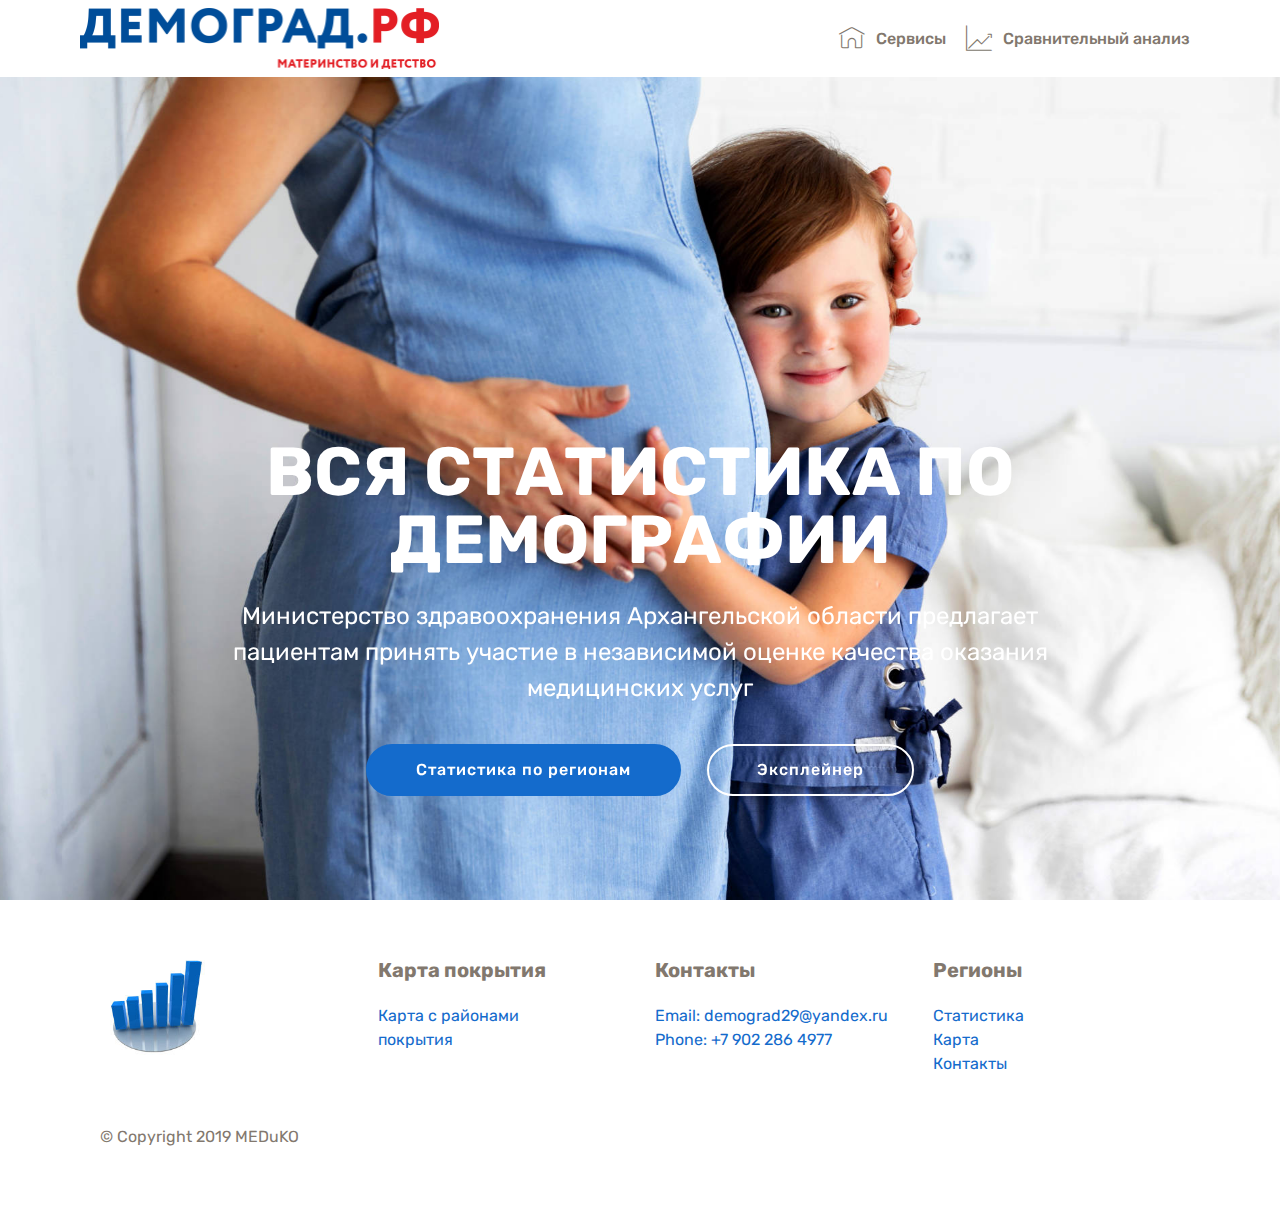
<file: index.html>
<!DOCTYPE html>
<html  >
<head>
  <!-- Site made with Mobirise Website Builder v4.10.15, https://mobirise.com -->
  <meta charset="UTF-8">
  <meta http-equiv="X-UA-Compatible" content="IE=edge">
  <meta name="generator" content="Mobirise v4.10.15, mobirise.com">
  <meta name="viewport" content="width=device-width, initial-scale=1, minimum-scale=1">
  <link rel="shortcut icon" href="assets/images/the-fetus-in-the-womb-uterus-computer-128x128.png" type="image/x-icon">
  <meta name="description" content="">
  
  <title>Home</title>
  <link rel="stylesheet" href="assets/web/assets/mobirise-icons/mobirise-icons.css">
  <link rel="stylesheet" href="assets/bootstrap/css/bootstrap.min.css">
  <link rel="stylesheet" href="assets/bootstrap/css/bootstrap-grid.min.css">
  <link rel="stylesheet" href="assets/bootstrap/css/bootstrap-reboot.min.css">
  <link rel="stylesheet" href="assets/socicon/css/styles.css">
  <link rel="stylesheet" href="assets/tether/tether.min.css">
  <link rel="stylesheet" href="assets/dropdown/css/style.css">
  <link rel="stylesheet" href="assets/theme/css/style.css">
  <link rel="preload" as="style" href="assets/mobirise/css/mbr-additional.css"><link rel="stylesheet" href="assets/mobirise/css/mbr-additional.css" type="text/css">
  
  
  
</head>
<body>
  <section class="menu cid-qTkzRZLJNu" once="menu" id="menu1-0">

    

    <nav class="navbar navbar-expand beta-menu navbar-dropdown align-items-center navbar-fixed-top navbar-toggleable-sm">
        <button class="navbar-toggler navbar-toggler-right" type="button" data-toggle="collapse" data-target="#navbarSupportedContent" aria-controls="navbarSupportedContent" aria-expanded="false" aria-label="Toggle navigation">
            <div class="hamburger">
                <span></span>
                <span></span>
                <span></span>
                <span></span>
            </div>
        </button>
        <div class="menu-logo">
            <div class="navbar-brand">
                <span class="navbar-logo">
                    <a href="index.html">
                         <img src="assets/images/-720x122.png" alt="Mobirise" title="" style="height: 3.8rem;">
                    </a>
                </span>
                
            </div>
        </div>
        <div class="collapse navbar-collapse" id="navbarSupportedContent">
            <ul class="navbar-nav nav-dropdown nav-right" data-app-modern-menu="true"><li class="nav-item">
                    <a class="nav-link link text-info display-4" href="servises.html">
                        <span class="mbri-home mbr-iconfont mbr-iconfont-btn"></span>
                        Сервисы</a>
                </li>
                <li class="nav-item">
                    <a class="nav-link link text-info display-4" href="analysis.html"><span class="mbri-growing-chart mbr-iconfont mbr-iconfont-btn"></span>
                        
                        Сравнительный анализ</a>
                </li></ul>
            
        </div>
    </nav>
</section>

<section class="engine"><a href="https://mobirise.info/q">responsive website templates</a></section><section class="cid-qTkA127IK8 mbr-fullscreen mbr-parallax-background" id="header2-1">

    

    

    <div class="container align-center">
        <div class="row justify-content-md-center">
            <div class="mbr-white col-md-10">
                <h1 class="mbr-section-title mbr-bold pb-3 mbr-fonts-style display-1">
                    <br><br><br><br><br>ВСЯ СТАТИСТИКА ПО<br>ДЕМОГРАФИИ</h1>
                
                <p class="mbr-text pb-3 mbr-fonts-style display-5">Министерство здравоохранения Архангельской области предлагает пациентам принять участие в независимой оценке качества оказания медицинских услуг
                </p>
                <div class="mbr-section-btn"><a class="btn btn-md btn-primary display-4" href="analysis.html">Статистика по регионам</a>
                    <a class="btn btn-md btn-white-outline display-4" href="explainer.html">Эксплейнер</a></div>
            </div>
        </div>
    </div>
    
</section>

<section class="cid-qTkAaeaxX5" id="footer1-2">

    

    

    <div class="container">
        <div class="media-container-row content text-white">
            <div class="col-12 col-md-3">
                <div class="media-wrap">
                    <a href="analysis.html">
                        <img src="assets/images/mbr-192x154.jpg" alt="" title="">
                    </a>
                </div>
            </div>
            <div class="col-12 col-md-3 mbr-fonts-style display-7">
                <h5 class="pb-3"><a href="map.html" class="text-info"><strong>Карта покрытия</strong></a></h5>
                <p class="mbr-text"><a href="map.html">Карта с районами</a><br><a href="map.html">покрытия&nbsp;</a></p>
            </div>
            <div class="col-12 col-md-3 mbr-fonts-style display-7">
                <h5 class="pb-3"><a href="form.html" class="text-info"><strong>
                    Контакты</strong></a></h5>
                <p class="mbr-text"><a href="form.html">
                    Email: demograd29@yandex.ru
                    </a><br><a href="form.html">Phone: +7 902 286 4977</a><br></p>
            </div>
            <div class="col-12 col-md-3 mbr-fonts-style display-7">
                <h5 class="pb-3"><a href="map.html" class="text-info"><strong>Регионы</strong></a></h5>
                <p class="mbr-text"><a href="analysis.html">
                    Статистика
                    </a><br><a class="text-primary" href="map.html">Карта
                    </a><br><a class="text-primary" href="form.html">Контакты</a></p>
            </div>
        </div>
        <div class="footer-lower">
            <div class="media-container-row">
                <div class="col-sm-12">
                    <hr>
                </div>
            </div>
            <div class="media-container-row mbr-white">
                <div class="col-sm-6 copyright">
                    <p class="mbr-text mbr-fonts-style display-7"><a href="form.html" class="text-info">
                        © Copyright 2019 MEDuKO</a></p>
                </div>
                <div class="col-md-6">
                    <div class="social-list align-right">
                        <div class="soc-item">
                            <a href="https://twitter.com/mobirise" target="_blank">
                                <span class="socicon-twitter socicon mbr-iconfont mbr-iconfont-social"></span>
                            </a>
                        </div>
                        <div class="soc-item">
                            <a href="https://www.facebook.com/pages/Mobirise/1616226671953247" target="_blank">
                                <span class="socicon-facebook socicon mbr-iconfont mbr-iconfont-social"></span>
                            </a>
                        </div>
                        <div class="soc-item">
                            <a href="https://www.youtube.com/c/mobirise" target="_blank">
                                <span class="socicon-youtube socicon mbr-iconfont mbr-iconfont-social"></span>
                            </a>
                        </div>
                        <div class="soc-item">
                            <a href="https://instagram.com/mobirise" target="_blank">
                                <span class="socicon-instagram socicon mbr-iconfont mbr-iconfont-social"></span>
                            </a>
                        </div>
                        <div class="soc-item">
                            <a href="https://plus.google.com/u/0/+Mobirise" target="_blank">
                                <span class="socicon-googleplus socicon mbr-iconfont mbr-iconfont-social"></span>
                            </a>
                        </div>
                        <div class="soc-item">
                            <a href="https://www.behance.net/Mobirise" target="_blank">
                                <span class="socicon-behance socicon mbr-iconfont mbr-iconfont-social"></span>
                            </a>
                        </div>
                    </div>
                </div>
            </div>
        </div>
    </div>
</section>


  <script src="assets/web/assets/jquery/jquery.min.js"></script>
  <script src="assets/popper/popper.min.js"></script>
  <script src="assets/bootstrap/js/bootstrap.min.js"></script>
  <script src="assets/tether/tether.min.js"></script>
  <script src="assets/dropdown/js/nav-dropdown.js"></script>
  <script src="assets/dropdown/js/navbar-dropdown.js"></script>
  <script src="assets/touchswipe/jquery.touch-swipe.min.js"></script>
  <script src="assets/parallax/jarallax.min.js"></script>
  <script src="assets/smoothscroll/smooth-scroll.js"></script>
  <script src="assets/theme/js/script.js"></script>
  
  
</body>
</html>
</file>
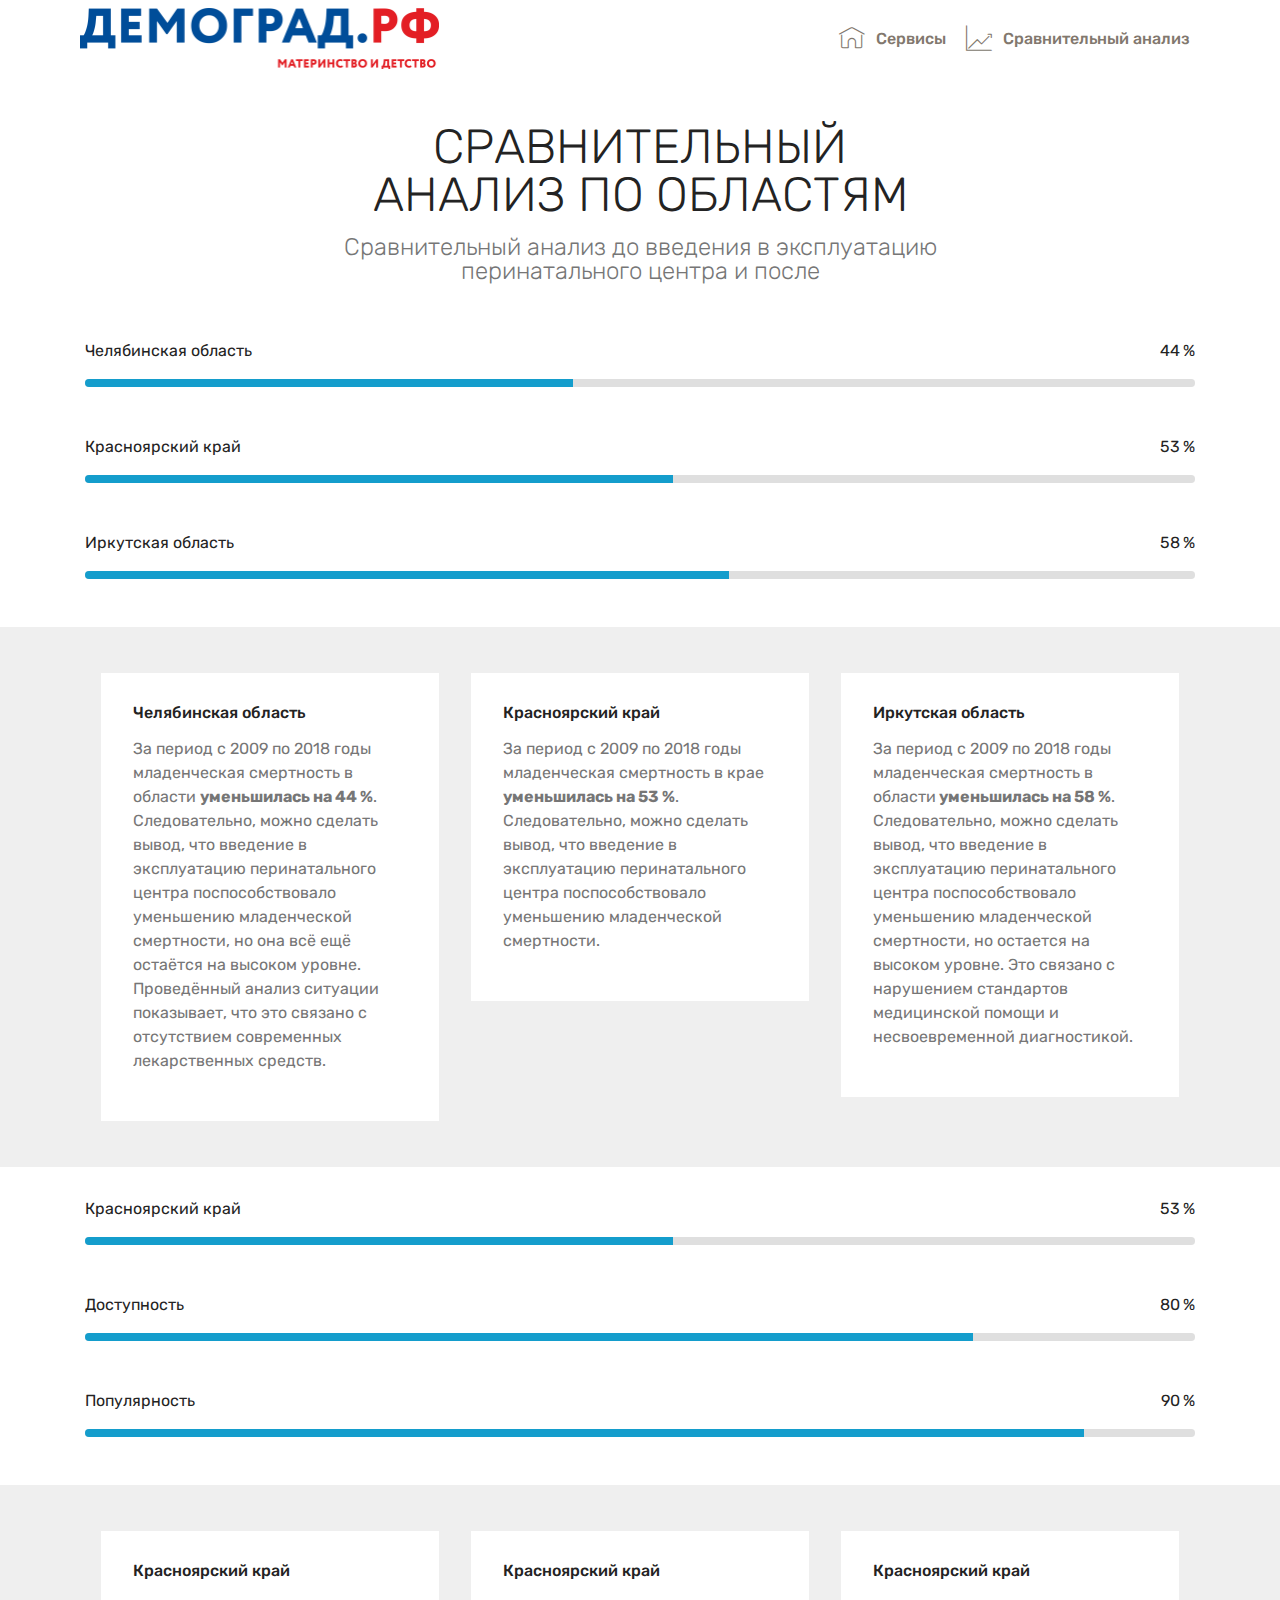
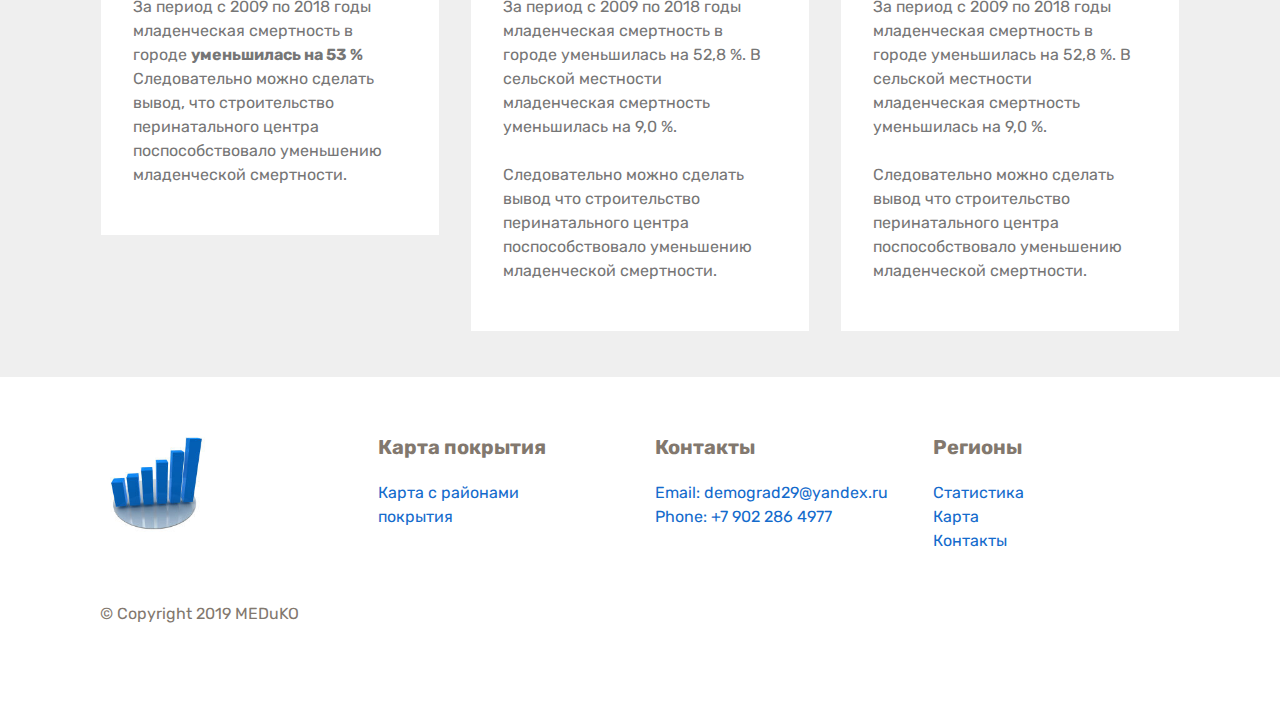
<file: analysis.html>
<!DOCTYPE html>
<html  >
<head>
  <!-- Site made with Mobirise Website Builder v4.10.15, https://mobirise.com -->
  <meta charset="UTF-8">
  <meta http-equiv="X-UA-Compatible" content="IE=edge">
  <meta name="generator" content="Mobirise v4.10.15, mobirise.com">
  <meta name="viewport" content="width=device-width, initial-scale=1, minimum-scale=1">
  <link rel="shortcut icon" href="assets/images/the-fetus-in-the-womb-uterus-computer-128x128.png" type="image/x-icon">
  <meta name="description" content="">
  
  <title>Analysis</title>
  <link rel="stylesheet" href="assets/web/assets/mobirise-icons/mobirise-icons.css">
  <link rel="stylesheet" href="assets/bootstrap/css/bootstrap.min.css">
  <link rel="stylesheet" href="assets/bootstrap/css/bootstrap-grid.min.css">
  <link rel="stylesheet" href="assets/bootstrap/css/bootstrap-reboot.min.css">
  <link rel="stylesheet" href="assets/tether/tether.min.css">
  <link rel="stylesheet" href="assets/dropdown/css/style.css">
  <link rel="stylesheet" href="assets/socicon/css/styles.css">
  <link rel="stylesheet" href="assets/theme/css/style.css">
  <link rel="preload" as="style" href="assets/mobirise/css/mbr-additional.css"><link rel="stylesheet" href="assets/mobirise/css/mbr-additional.css" type="text/css">
  
  
  
</head>
<body>
  <section class="progress-bars1 cid-rDnpHpj8F7" id="progress-bars1-13">
    
    

    

    <div class="container">
        <h2 class="mbr-section-title pb-2 align-center mbr-fonts-style display-2">
            
        <div><br></div><div>
</div><div>СРАВНИТЕЛЬНЫЙ
</div><div>АНАЛИЗ ПО ОБЛАСТЯМ</div></h2>

        <h3 class="mbr-section-subtitle pb-5 mbr-fonts-style display-5">Сравнительный анализ до введения в эксплуатацию 
<div>перинатального центра и после</div></h3>

        <div class="progress_elements">
            <div class="progress1 pb-5">
                <div class="title-wrap">
                    <div class="progressbar-title mbr-fonts-style display-7">
                        <p>
                            Челябинская область</p>
                    </div>
                    <div class="progress_value mbr-fonts-style display-7">
                        <div class="progressbar-number"></div>
                        <span>%</span>
                    </div>
                </div>
                <progress class="progress progress-primary" max="100" value="44">
                </progress>
            </div>
            
            <div class="progress2 pb-5">
                <div class="title-wrap">
                    <div class="progressbar-title mbr-fonts-style display-7">
                        <p>
                           Красноярский край
                        </p>
                    </div>
                <div class="progress_value mbr-fonts-style display-7">
                    <div class="progressbar-number"></div>
                    <span>%</span>
                </div>
                </div>
                <progress class="progress progress-primary" max="100" value="53">
                </progress>
            </div>
            
            <div class="progress3 pb-5">
                <div class="title-wrap">
                    <div class="progressbar-title mbr-fonts-style display-7">
                        <p>
                            Иркутская область
                        </p>
                    </div>
                    <div class="progress_value mbr-fonts-style display-7">
                        <div class="progressbar-number"></div>
                        <span>%</span>
                    </div>
                </div>
                <progress class="progress progress-primary" max="100" value="58">
                </progress>
            </div>
            
            
        </div>
    </div>
</section>

<section class="engine"><a href="https://mobirise.info/b">create a site for free</a></section><section class="menu cid-rDmN6Mi4GC" once="menu" id="menu1-u">

    

    <nav class="navbar navbar-expand beta-menu navbar-dropdown align-items-center navbar-fixed-top navbar-toggleable-sm">
        <button class="navbar-toggler navbar-toggler-right" type="button" data-toggle="collapse" data-target="#navbarSupportedContent" aria-controls="navbarSupportedContent" aria-expanded="false" aria-label="Toggle navigation">
            <div class="hamburger">
                <span></span>
                <span></span>
                <span></span>
                <span></span>
            </div>
        </button>
        <div class="menu-logo">
            <div class="navbar-brand">
                <span class="navbar-logo">
                    <a href="index.html">
                         <img src="assets/images/-720x122.png" alt="Mobirise" title="" style="height: 3.8rem;">
                    </a>
                </span>
                
            </div>
        </div>
        <div class="collapse navbar-collapse" id="navbarSupportedContent">
            <ul class="navbar-nav nav-dropdown nav-right" data-app-modern-menu="true"><li class="nav-item">
                    <a class="nav-link link text-info display-4" href="servises.html">
                        <span class="mbri-home mbr-iconfont mbr-iconfont-btn"></span>
                        Сервисы</a>
                </li>
                <li class="nav-item">
                    <a class="nav-link link text-info display-4" href="analysis.html"><span class="mbri-growing-chart mbr-iconfont mbr-iconfont-btn"></span>
                        
                        Сравнительный анализ</a>
                </li></ul>
            
        </div>
    </nav>
</section>

<section class="features4 cid-rDmNuV68Yd" id="features4-y">
    
         

    
    <div class="container">
        <div class="media-container-row">
            <div class="card p-3 col-12 col-md-6 col-lg-4">
                <div class="card-wrapper media-container-row media-container-row">
                    <div class="card-box">
                        <h4 class="card-title pb-3 mbr-fonts-style display-7">Челябинская область</h4>
                        <p class="mbr-text mbr-fonts-style display-7">За период с 2009 по 2018 годы младенческая смертность в области <strong>уменьшилась на 44 %</strong>.
<br>Следовательно, можно сделать вывод, что введение в эксплуатацию перинатального центра поспособствовало уменьшению младенческой смертности, но она всё ещё остаётся на высоком уровне. Проведённый анализ ситуации показывает, что это связано с отсутствием современных лекарственных средств.</p>
                    </div>
                </div>
            </div>

            <div class="card p-3 col-12 col-md-6 col-12 col-md-6 col-lg-4">
                <div class="card-wrapper media-container-row">
                    <div class="card-box">
                        <h4 class="card-title pb-3 mbr-fonts-style display-7">Красноярский край &nbsp; &nbsp; &nbsp; &nbsp; &nbsp; &nbsp; &nbsp; &nbsp; &nbsp; &nbsp; &nbsp; &nbsp;&nbsp;</h4>
                        <p class="mbr-text mbr-fonts-style display-7">За период с 2009 по 2018 годы младенческая смертность в крае <strong>уменьшилась на 53 %</strong>. Следовательно, можно сделать вывод, что введение в эксплуатацию перинатального центра поспособствовало уменьшению младенческой смертности.</p>
                    </div>
                </div>
            </div>

            <div class="card p-3 col-12 col-md-6 col-lg-4">
                <div class="card-wrapper media-container-row">
                    <div class="card-box">
                        <h4 class="card-title pb-3 mbr-fonts-style display-7">Иркутская область &nbsp; &nbsp; &nbsp; &nbsp; &nbsp; &nbsp; &nbsp; &nbsp; &nbsp; &nbsp; &nbsp; &nbsp;&nbsp;</h4>
                        <p class="mbr-text mbr-fonts-style display-7">За период с 2009 по 2018 годы младенческая смертность в области<strong> уменьшилась на 58 %</strong>. Следовательно, можно сделать вывод, что введение в эксплуатацию перинатального центра поспособствовало уменьшению младенческой смертности, но остается на высоком уровне. Это связано с нарушением стандартов медицинской помощи и несвоевременной диагностикой.</p>
                    </div>
                </div>
            </div>

            
        </div>
    </div>
</section>

<section class="progress-bars1 cid-rDnqDQb0mM" id="progress-bars1-14">
    
    

    

    <div class="container">
        

        

        <div class="progress_elements">
            <div class="progress1 pb-5">
                <div class="title-wrap">
                    <div class="progressbar-title mbr-fonts-style display-7">
                        <p>
                            Красноярский край
                        </p>
                    </div>
                    <div class="progress_value mbr-fonts-style display-7">
                        <div class="progressbar-number"></div>
                        <span>%</span>
                    </div>
                </div>
                <progress class="progress progress-primary" max="100" value="53">
                </progress>
            </div>
            
            <div class="progress2 pb-5">
                <div class="title-wrap">
                    <div class="progressbar-title mbr-fonts-style display-7">
                        <p>
                           Доступность
                        </p>
                    </div>
                <div class="progress_value mbr-fonts-style display-7">
                    <div class="progressbar-number"></div>
                    <span>%</span>
                </div>
                </div>
                <progress class="progress progress-primary" max="100" value="80">
                </progress>
            </div>
            
            <div class="progress3 pb-5">
                <div class="title-wrap">
                    <div class="progressbar-title mbr-fonts-style display-7">
                        <p>
                            Популярность
                        </p>
                    </div>
                    <div class="progress_value mbr-fonts-style display-7">
                        <div class="progressbar-number"></div>
                        <span>%</span>
                    </div>
                </div>
                <progress class="progress progress-primary" max="100" value="90">
                </progress>
            </div>
            
            
        </div>
    </div>
</section>

<section class="features4 cid-rDnrjl3ngu" id="features4-16">
    
         

    
    <div class="container">
        <div class="media-container-row">
            <div class="card p-3 col-12 col-md-6 col-lg-4">
                <div class="card-wrapper media-container-row media-container-row">
                    <div class="card-box">
                        <h4 class="card-title pb-3 mbr-fonts-style display-7">Красноярский край</h4>
                        <p class="mbr-text mbr-fonts-style display-7">За период с 2009 по 2018 годы младенческая смертность в городе <strong>уменьшилась на&nbsp;53 %</strong><br>Следовательно можно сделать вывод, что строительство перинатального центра поспособствовало уменьшению младенческой смертности.</p>
                    </div>
                </div>
            </div>

            <div class="card p-3 col-12 col-md-6 col-12 col-md-6 col-lg-4">
                <div class="card-wrapper media-container-row">
                    <div class="card-box">
                        <h4 class="card-title pb-3 mbr-fonts-style display-7">Красноярский край</h4>
                        <p class="mbr-text mbr-fonts-style display-7">За период с 2009 по 2018 годы младенческая смертность в городе уменьшилась на 52,8 %. В сельской местности младенческая смертность уменьшилась на 9,0 %.
<br>
<br>Следовательно можно сделать вывод что строительство перинатального центра поспособствовало уменьшению младенческой смертности.</p>
                    </div>
                </div>
            </div>

            <div class="card p-3 col-12 col-md-6 col-lg-4">
                <div class="card-wrapper media-container-row">
                    <div class="card-box">
                        <h4 class="card-title pb-3 mbr-fonts-style display-7">Красноярский край</h4>
                        <p class="mbr-text mbr-fonts-style display-7">За период с 2009 по 2018 годы младенческая смертность в городе уменьшилась на 52,8 %. В сельской местности младенческая смертность уменьшилась на 9,0 %.
<br>
<br>Следовательно можно сделать вывод что строительство перинатального центра поспособствовало уменьшению младенческой смертности.</p>
                    </div>
                </div>
            </div>

            
        </div>
    </div>
</section>

<section class="cid-rDnNM3QvkY" id="footer1-19">

    

    

    <div class="container">
        <div class="media-container-row content text-white">
            <div class="col-12 col-md-3">
                <div class="media-wrap">
                    <a href="analysis.html">
                        <img src="assets/images/mbr-192x154.jpg" alt="" title="">
                    </a>
                </div>
            </div>
            <div class="col-12 col-md-3 mbr-fonts-style display-7">
                <h5 class="pb-3"><a href="map.html" class="text-info"><strong>Карта покрытия</strong></a></h5>
                <p class="mbr-text"><a href="map.html">Карта с районами</a><br><a href="map.html">покрытия&nbsp;</a></p>
            </div>
            <div class="col-12 col-md-3 mbr-fonts-style display-7">
                <h5 class="pb-3"><a href="form.html" class="text-info"><strong>
                    Контакты</strong></a></h5>
                <p class="mbr-text"><a href="form.html">
                    Email: demograd29@yandex.ru
                    </a><br><a href="form.html">Phone: +7 902 286 4977</a><br></p>
            </div>
            <div class="col-12 col-md-3 mbr-fonts-style display-7">
                <h5 class="pb-3"><a href="map.html" class="text-info"><strong>Регионы</strong></a></h5>
                <p class="mbr-text"><a href="analysis.html">
                    Статистика
                    </a><br><a class="text-primary" href="map.html">Карта
                    </a><br><a class="text-primary" href="form.html">Контакты</a></p>
            </div>
        </div>
        <div class="footer-lower">
            <div class="media-container-row">
                <div class="col-sm-12">
                    <hr>
                </div>
            </div>
            <div class="media-container-row mbr-white">
                <div class="col-sm-6 copyright">
                    <p class="mbr-text mbr-fonts-style display-7"><a href="form.html" class="text-info">
                        © Copyright 2019 MEDuKO</a></p>
                </div>
                <div class="col-md-6">
                    <div class="social-list align-right">
                        <div class="soc-item">
                            <a href="https://twitter.com/mobirise" target="_blank">
                                <span class="socicon-twitter socicon mbr-iconfont mbr-iconfont-social"></span>
                            </a>
                        </div>
                        <div class="soc-item">
                            <a href="https://www.facebook.com/pages/Mobirise/1616226671953247" target="_blank">
                                <span class="socicon-facebook socicon mbr-iconfont mbr-iconfont-social"></span>
                            </a>
                        </div>
                        <div class="soc-item">
                            <a href="https://www.youtube.com/c/mobirise" target="_blank">
                                <span class="socicon-youtube socicon mbr-iconfont mbr-iconfont-social"></span>
                            </a>
                        </div>
                        <div class="soc-item">
                            <a href="https://instagram.com/mobirise" target="_blank">
                                <span class="socicon-instagram socicon mbr-iconfont mbr-iconfont-social"></span>
                            </a>
                        </div>
                        <div class="soc-item">
                            <a href="https://plus.google.com/u/0/+Mobirise" target="_blank">
                                <span class="socicon-googleplus socicon mbr-iconfont mbr-iconfont-social"></span>
                            </a>
                        </div>
                        <div class="soc-item">
                            <a href="https://www.behance.net/Mobirise" target="_blank">
                                <span class="socicon-behance socicon mbr-iconfont mbr-iconfont-social"></span>
                            </a>
                        </div>
                    </div>
                </div>
            </div>
        </div>
    </div>
</section>


  <script src="assets/web/assets/jquery/jquery.min.js"></script>
  <script src="assets/popper/popper.min.js"></script>
  <script src="assets/bootstrap/js/bootstrap.min.js"></script>
  <script src="assets/tether/tether.min.js"></script>
  <script src="assets/smoothscroll/smooth-scroll.js"></script>
  <script src="assets/dropdown/js/nav-dropdown.js"></script>
  <script src="assets/dropdown/js/navbar-dropdown.js"></script>
  <script src="assets/touchswipe/jquery.touch-swipe.min.js"></script>
  <script src="assets/theme/js/script.js"></script>
  
  
</body>
</html>
</file>
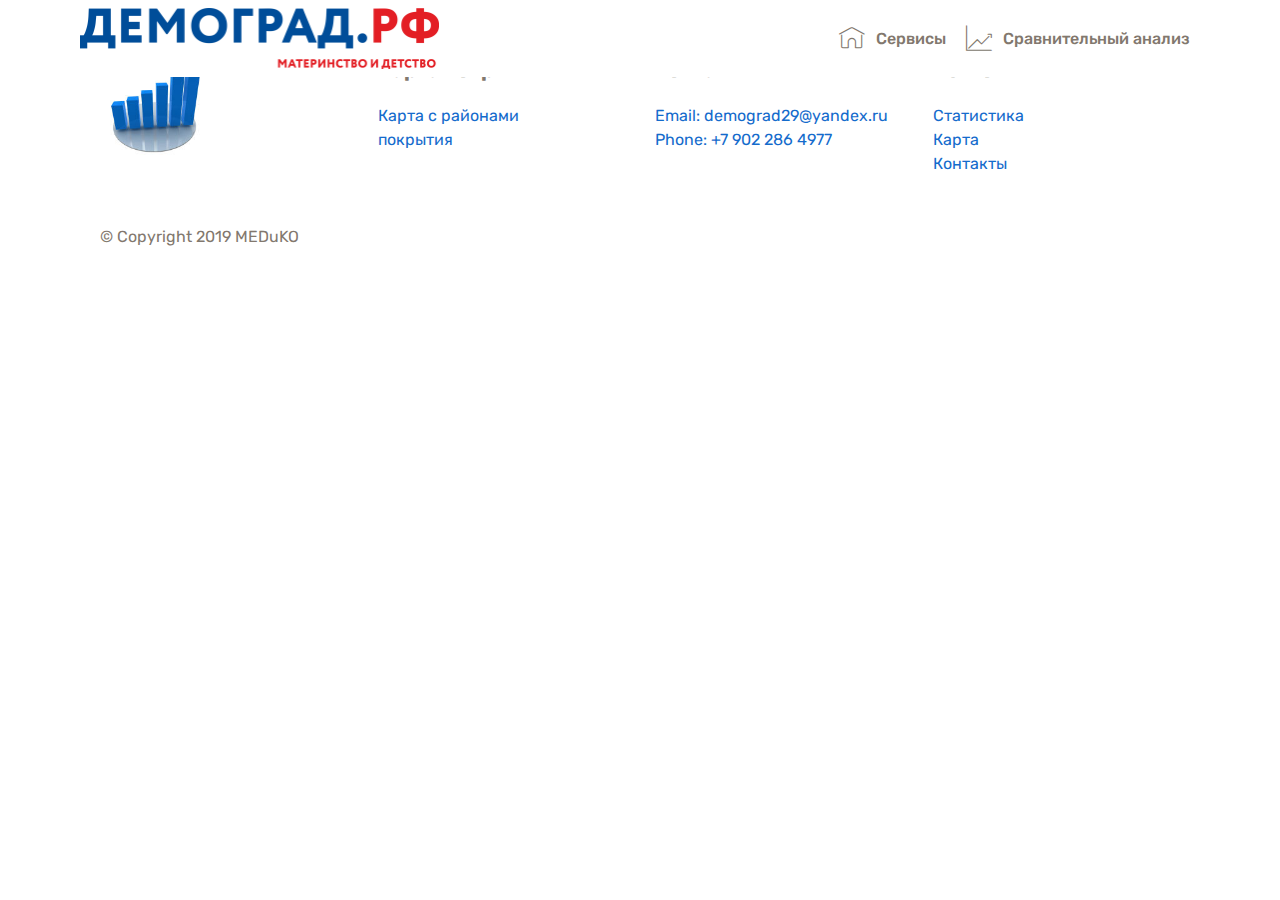
<file: autorisation.html>
<!DOCTYPE html>
<html  >
<head>
  <!-- Site made with Mobirise Website Builder v4.10.15, https://mobirise.com -->
  <meta charset="UTF-8">
  <meta http-equiv="X-UA-Compatible" content="IE=edge">
  <meta name="generator" content="Mobirise v4.10.15, mobirise.com">
  <meta name="viewport" content="width=device-width, initial-scale=1, minimum-scale=1">
  <link rel="shortcut icon" href="assets/images/the-fetus-in-the-womb-uterus-computer-128x128.png" type="image/x-icon">
  <meta name="description" content="">
  
  <title>Autorisation</title>
  <link rel="stylesheet" href="assets/web/assets/mobirise-icons/mobirise-icons.css">
  <link rel="stylesheet" href="assets/bootstrap/css/bootstrap.min.css">
  <link rel="stylesheet" href="assets/bootstrap/css/bootstrap-grid.min.css">
  <link rel="stylesheet" href="assets/bootstrap/css/bootstrap-reboot.min.css">
  <link rel="stylesheet" href="assets/tether/tether.min.css">
  <link rel="stylesheet" href="assets/dropdown/css/style.css">
  <link rel="stylesheet" href="assets/socicon/css/styles.css">
  <link rel="stylesheet" href="assets/theme/css/style.css">
  <link rel="preload" as="style" href="assets/mobirise/css/mbr-additional.css"><link rel="stylesheet" href="assets/mobirise/css/mbr-additional.css" type="text/css">
  
  
  
</head>
<body>
  <section class="menu cid-rDlGjMRhYR" once="menu" id="menu1-i">

    

    <nav class="navbar navbar-expand beta-menu navbar-dropdown align-items-center navbar-fixed-top navbar-toggleable-sm">
        <button class="navbar-toggler navbar-toggler-right" type="button" data-toggle="collapse" data-target="#navbarSupportedContent" aria-controls="navbarSupportedContent" aria-expanded="false" aria-label="Toggle navigation">
            <div class="hamburger">
                <span></span>
                <span></span>
                <span></span>
                <span></span>
            </div>
        </button>
        <div class="menu-logo">
            <div class="navbar-brand">
                <span class="navbar-logo">
                    <a href="index.html">
                         <img src="assets/images/-720x122.png" alt="Mobirise" title="" style="height: 3.8rem;">
                    </a>
                </span>
                
            </div>
        </div>
        <div class="collapse navbar-collapse" id="navbarSupportedContent">
            <ul class="navbar-nav nav-dropdown nav-right" data-app-modern-menu="true"><li class="nav-item">
                    <a class="nav-link link text-info display-4" href="servises.html">
                        <span class="mbri-home mbr-iconfont mbr-iconfont-btn"></span>
                        Сервисы</a>
                </li>
                <li class="nav-item">
                    <a class="nav-link link text-info display-4" href="analysis.html"><span class="mbri-growing-chart mbr-iconfont mbr-iconfont-btn"></span>
                        
                        Сравнительный анализ</a>
                </li></ul>
            
        </div>
    </nav>
</section>

<section class="engine"><a href="https://mobirise.info/b">how to create a site for free</a></section><section class="cid-rDnO9hBMGh" id="footer1-1c">

    

    

    <div class="container">
        <div class="media-container-row content text-white">
            <div class="col-12 col-md-3">
                <div class="media-wrap">
                    <a href="analysis.html">
                        <img src="assets/images/mbr-192x154.jpg" alt="" title="">
                    </a>
                </div>
            </div>
            <div class="col-12 col-md-3 mbr-fonts-style display-7">
                <h5 class="pb-3"><a href="map.html" class="text-info"><strong>Карта покрытия</strong></a></h5>
                <p class="mbr-text"><a href="map.html">Карта с районами</a><br><a href="map.html">покрытия&nbsp;</a></p>
            </div>
            <div class="col-12 col-md-3 mbr-fonts-style display-7">
                <h5 class="pb-3"><a href="form.html" class="text-info"><strong>
                    Контакты</strong></a></h5>
                <p class="mbr-text"><a href="form.html">
                    Email: demograd29@yandex.ru
                    </a><br><a href="form.html">Phone: +7 902 286 4977</a><br></p>
            </div>
            <div class="col-12 col-md-3 mbr-fonts-style display-7">
                <h5 class="pb-3"><a href="map.html" class="text-info"><strong>Регионы</strong></a></h5>
                <p class="mbr-text"><a href="analysis.html">
                    Статистика
                    </a><br><a class="text-primary" href="map.html">Карта
                    </a><br><a class="text-primary" href="form.html">Контакты</a></p>
            </div>
        </div>
        <div class="footer-lower">
            <div class="media-container-row">
                <div class="col-sm-12">
                    <hr>
                </div>
            </div>
            <div class="media-container-row mbr-white">
                <div class="col-sm-6 copyright">
                    <p class="mbr-text mbr-fonts-style display-7"><a href="form.html" class="text-info">
                        © Copyright 2019 MEDuKO</a></p>
                </div>
                <div class="col-md-6">
                    <div class="social-list align-right">
                        <div class="soc-item">
                            <a href="https://twitter.com/mobirise" target="_blank">
                                <span class="socicon-twitter socicon mbr-iconfont mbr-iconfont-social"></span>
                            </a>
                        </div>
                        <div class="soc-item">
                            <a href="https://www.facebook.com/pages/Mobirise/1616226671953247" target="_blank">
                                <span class="socicon-facebook socicon mbr-iconfont mbr-iconfont-social"></span>
                            </a>
                        </div>
                        <div class="soc-item">
                            <a href="https://www.youtube.com/c/mobirise" target="_blank">
                                <span class="socicon-youtube socicon mbr-iconfont mbr-iconfont-social"></span>
                            </a>
                        </div>
                        <div class="soc-item">
                            <a href="https://instagram.com/mobirise" target="_blank">
                                <span class="socicon-instagram socicon mbr-iconfont mbr-iconfont-social"></span>
                            </a>
                        </div>
                        <div class="soc-item">
                            <a href="https://plus.google.com/u/0/+Mobirise" target="_blank">
                                <span class="socicon-googleplus socicon mbr-iconfont mbr-iconfont-social"></span>
                            </a>
                        </div>
                        <div class="soc-item">
                            <a href="https://www.behance.net/Mobirise" target="_blank">
                                <span class="socicon-behance socicon mbr-iconfont mbr-iconfont-social"></span>
                            </a>
                        </div>
                    </div>
                </div>
            </div>
        </div>
    </div>
</section>


  <script src="assets/web/assets/jquery/jquery.min.js"></script>
  <script src="assets/popper/popper.min.js"></script>
  <script src="assets/bootstrap/js/bootstrap.min.js"></script>
  <script src="assets/tether/tether.min.js"></script>
  <script src="assets/smoothscroll/smooth-scroll.js"></script>
  <script src="assets/dropdown/js/nav-dropdown.js"></script>
  <script src="assets/dropdown/js/navbar-dropdown.js"></script>
  <script src="assets/touchswipe/jquery.touch-swipe.min.js"></script>
  <script src="assets/theme/js/script.js"></script>
  
  
</body>
</html>
</file>
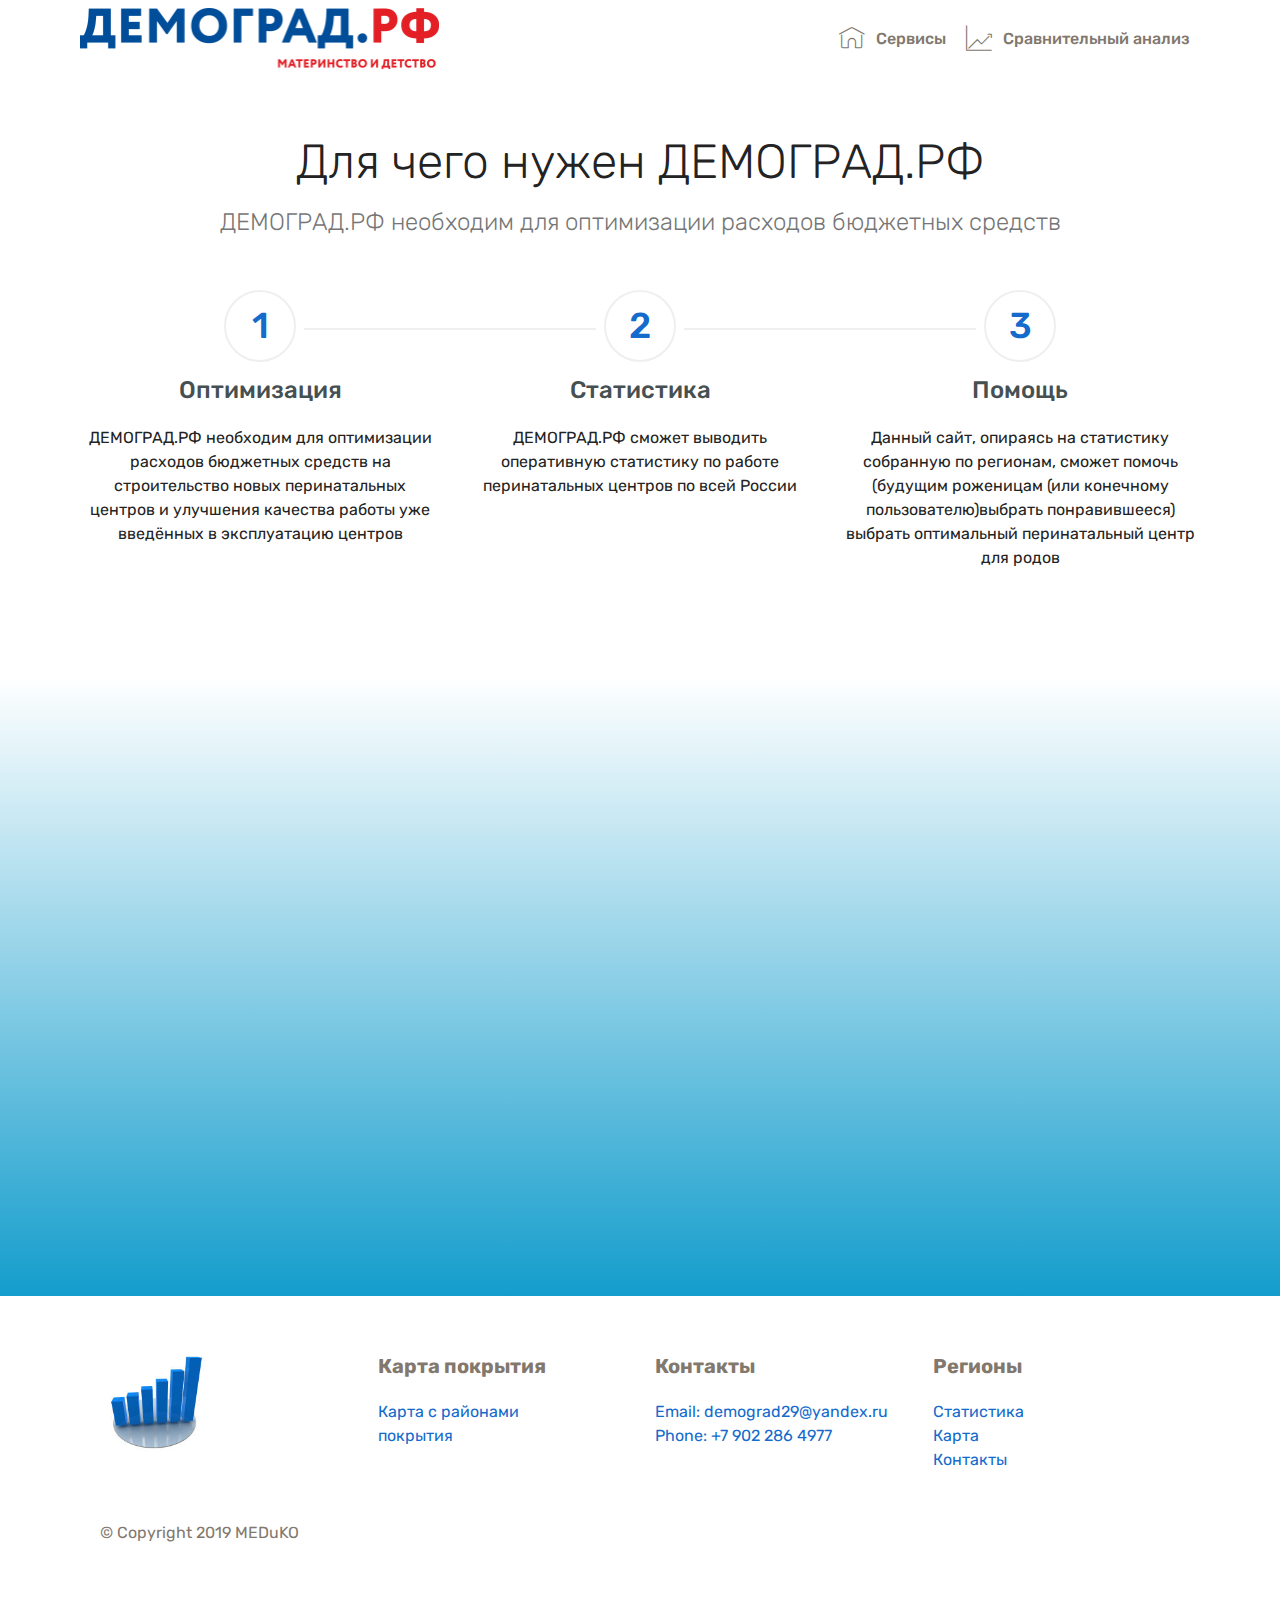
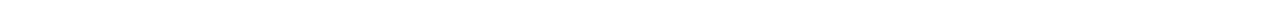
<file: explainer.html>
<!DOCTYPE html>
<html  >
<head>
  <!-- Site made with Mobirise Website Builder v4.10.15, https://mobirise.com -->
  <meta charset="UTF-8">
  <meta http-equiv="X-UA-Compatible" content="IE=edge">
  <meta name="generator" content="Mobirise v4.10.15, mobirise.com">
  <meta name="viewport" content="width=device-width, initial-scale=1, minimum-scale=1">
  <link rel="shortcut icon" href="assets/images/the-fetus-in-the-womb-uterus-computer-128x128.png" type="image/x-icon">
  <meta name="description" content="">
  
  <title>Explainer</title>
  <link rel="stylesheet" href="assets/web/assets/mobirise-icons/mobirise-icons.css">
  <link rel="stylesheet" href="assets/bootstrap/css/bootstrap.min.css">
  <link rel="stylesheet" href="assets/bootstrap/css/bootstrap-grid.min.css">
  <link rel="stylesheet" href="assets/bootstrap/css/bootstrap-reboot.min.css">
  <link rel="stylesheet" href="assets/tether/tether.min.css">
  <link rel="stylesheet" href="assets/dropdown/css/style.css">
  <link rel="stylesheet" href="assets/socicon/css/styles.css">
  <link rel="stylesheet" href="assets/theme/css/style.css">
  <link rel="preload" as="style" href="assets/mobirise/css/mbr-additional.css"><link rel="stylesheet" href="assets/mobirise/css/mbr-additional.css" type="text/css">
  
  
  
</head>
<body>
  <section class="menu cid-rDlC7twqem" once="menu" id="menu1-e">

    

    <nav class="navbar navbar-expand beta-menu navbar-dropdown align-items-center navbar-fixed-top navbar-toggleable-sm">
        <button class="navbar-toggler navbar-toggler-right" type="button" data-toggle="collapse" data-target="#navbarSupportedContent" aria-controls="navbarSupportedContent" aria-expanded="false" aria-label="Toggle navigation">
            <div class="hamburger">
                <span></span>
                <span></span>
                <span></span>
                <span></span>
            </div>
        </button>
        <div class="menu-logo">
            <div class="navbar-brand">
                <span class="navbar-logo">
                    <a href="index.html">
                         <img src="assets/images/-720x122.png" alt="Mobirise" title="" style="height: 3.8rem;">
                    </a>
                </span>
                
            </div>
        </div>
        <div class="collapse navbar-collapse" id="navbarSupportedContent">
            <ul class="navbar-nav nav-dropdown nav-right" data-app-modern-menu="true"><li class="nav-item">
                    <a class="nav-link link text-info display-4" href="servises.html">
                        <span class="mbri-home mbr-iconfont mbr-iconfont-btn"></span>
                        Сервисы</a>
                </li>
                <li class="nav-item">
                    <a class="nav-link link text-info display-4" href="analysis.html"><span class="mbri-growing-chart mbr-iconfont mbr-iconfont-btn"></span>
                        
                        Сравнительный анализ</a>
                </li></ul>
            
        </div>
    </nav>
</section>

<section class="engine"><a href="https://mobirise.info/h">how to create your own web page</a></section><section class="step2 cid-rDlS3WK0iI" id="step2-l">

    

    
    
    <div class="container">
        <h2 class="mbr-section-title pb-3 mbr-fonts-style align-center display-2"><br>Для чего нужен ДЕМОГРАД.РФ</h2>
        <h3 class="mbr-section-subtitle pb-5 mbr-fonts-style align-center display-5">ДЕМОГРАД.РФ необходим для оптимизации расходов бюджетных средств</h3>
        <div class="step-container row justify-content-center">
            <div class="card col-12 col-md-4 separline">
                <div class="step-element">
                    <div class="step-wrapper pb-3">
                        <h3 class="step d-flex align-items-center justify-content-center m-auto">
                            1
                        </h3>
                    </div>          
                    <div class="step-text-content align-center">
                        <h4 class="mbr-step-title pb-3 mbr-fonts-style display-5">Оптимизация</h4>
                        <p class="mbr-step-text mbr-fonts-style display-7">
                            ДЕМОГРАД.РФ необходим для оптимизации расходов бюджетных средств на строительство новых перинатальных центров и улучшения качества работы уже введённых в эксплуатацию центров</p>
                    </div>
                </div>
            </div>

            <div class="card col-12 separline col-md-4">
                <div class="step-element">
                    <div class="step-wrapper pb-3">
                        <h3 class="step d-flex align-items-center justify-content-center m-auto">
                            2
                        </h3>
                    </div>          
                    <div class="step-text-content align-center">
                        <h4 class="mbr-step-title pb-3 mbr-fonts-style display-5">Статистика</h4>
                        <p class="mbr-step-text mbr-fonts-style display-7">
                            ДЕМОГРАД.РФ сможет выводить оперативную статистику по работе перинатальных центров по всей России</p>
                    </div>
                </div>
            </div>

            <div class="card col-md-4 col-12 separline last-child">
                <div class="step-element">
                    <div class="step-wrapper pb-3">
                        <h3 class="step d-flex align-items-center justify-content-center m-auto">
                            3
                        </h3>
                    </div>          
                    <div class="step-text-content align-center">
                        <h4 class="mbr-step-title pb-3 mbr-fonts-style display-5">Помощь</h4>
                        <p class="mbr-step-text mbr-fonts-style display-7">
                            Данный сайт, опираясь на статистику собранную по регионам, сможет помочь (будущим роженицам (или конечному пользователю)выбрать понравившееся) выбрать оптимальный перинатальный центр для родов</p>
                    </div>
                </div>
            </div>

            
            
            
            
            
            
            
            
            
            
            
        </div>
    </div>
</section>

<section class="cid-rDlSSZ239r" id="video3-m">

    
    
    <figure class="mbr-figure align-center container">
        <div class="video-block" style="width: 80%;">
            <div><iframe class="mbr-embedded-video" src="https://www.youtube.com/embed/NZfUpGMnpQM?rel=0&amp;amp;showinfo=0&amp;autoplay=1&amp;loop=1&amp;playlist=NZfUpGMnpQM" width="1280" height="720" frameborder="0" allowfullscreen></iframe></div>
        </div>
    </figure>
</section>

<section class="cid-rDnNH6di3q" id="footer1-18">

    

    

    <div class="container">
        <div class="media-container-row content text-white">
            <div class="col-12 col-md-3">
                <div class="media-wrap">
                    <a href="analysis.html">
                        <img src="assets/images/mbr-192x154.jpg" alt="" title="">
                    </a>
                </div>
            </div>
            <div class="col-12 col-md-3 mbr-fonts-style display-7">
                <h5 class="pb-3"><a href="map.html" class="text-info"><strong>Карта покрытия</strong></a></h5>
                <p class="mbr-text"><a href="map.html">Карта с районами</a><br><a href="map.html">покрытия&nbsp;</a></p>
            </div>
            <div class="col-12 col-md-3 mbr-fonts-style display-7">
                <h5 class="pb-3"><a href="form.html" class="text-info"><strong>
                    Контакты</strong></a></h5>
                <p class="mbr-text"><a href="form.html">
                    Email: demograd29@yandex.ru
                    </a><br><a href="form.html">Phone: +7 902 286 4977</a><br></p>
            </div>
            <div class="col-12 col-md-3 mbr-fonts-style display-7">
                <h5 class="pb-3"><a href="map.html" class="text-info"><strong>Регионы</strong></a></h5>
                <p class="mbr-text"><a href="analysis.html">
                    Статистика
                    </a><br><a class="text-primary" href="map.html">Карта
                    </a><br><a class="text-primary" href="form.html">Контакты</a></p>
            </div>
        </div>
        <div class="footer-lower">
            <div class="media-container-row">
                <div class="col-sm-12">
                    <hr>
                </div>
            </div>
            <div class="media-container-row mbr-white">
                <div class="col-sm-6 copyright">
                    <p class="mbr-text mbr-fonts-style display-7"><a href="form.html" class="text-info">
                        © Copyright 2019 MEDuKO</a></p>
                </div>
                <div class="col-md-6">
                    <div class="social-list align-right">
                        <div class="soc-item">
                            <a href="https://twitter.com/mobirise" target="_blank">
                                <span class="socicon-twitter socicon mbr-iconfont mbr-iconfont-social"></span>
                            </a>
                        </div>
                        <div class="soc-item">
                            <a href="https://www.facebook.com/pages/Mobirise/1616226671953247" target="_blank">
                                <span class="socicon-facebook socicon mbr-iconfont mbr-iconfont-social"></span>
                            </a>
                        </div>
                        <div class="soc-item">
                            <a href="https://www.youtube.com/c/mobirise" target="_blank">
                                <span class="socicon-youtube socicon mbr-iconfont mbr-iconfont-social"></span>
                            </a>
                        </div>
                        <div class="soc-item">
                            <a href="https://instagram.com/mobirise" target="_blank">
                                <span class="socicon-instagram socicon mbr-iconfont mbr-iconfont-social"></span>
                            </a>
                        </div>
                        <div class="soc-item">
                            <a href="https://plus.google.com/u/0/+Mobirise" target="_blank">
                                <span class="socicon-googleplus socicon mbr-iconfont mbr-iconfont-social"></span>
                            </a>
                        </div>
                        <div class="soc-item">
                            <a href="https://www.behance.net/Mobirise" target="_blank">
                                <span class="socicon-behance socicon mbr-iconfont mbr-iconfont-social"></span>
                            </a>
                        </div>
                    </div>
                </div>
            </div>
        </div>
    </div>
</section>


  <script src="assets/web/assets/jquery/jquery.min.js"></script>
  <script src="assets/popper/popper.min.js"></script>
  <script src="assets/bootstrap/js/bootstrap.min.js"></script>
  <script src="assets/tether/tether.min.js"></script>
  <script src="assets/smoothscroll/smooth-scroll.js"></script>
  <script src="assets/dropdown/js/nav-dropdown.js"></script>
  <script src="assets/dropdown/js/navbar-dropdown.js"></script>
  <script src="assets/touchswipe/jquery.touch-swipe.min.js"></script>
  <script src="assets/theme/js/script.js"></script>
  
  
</body>
</html>
</file>
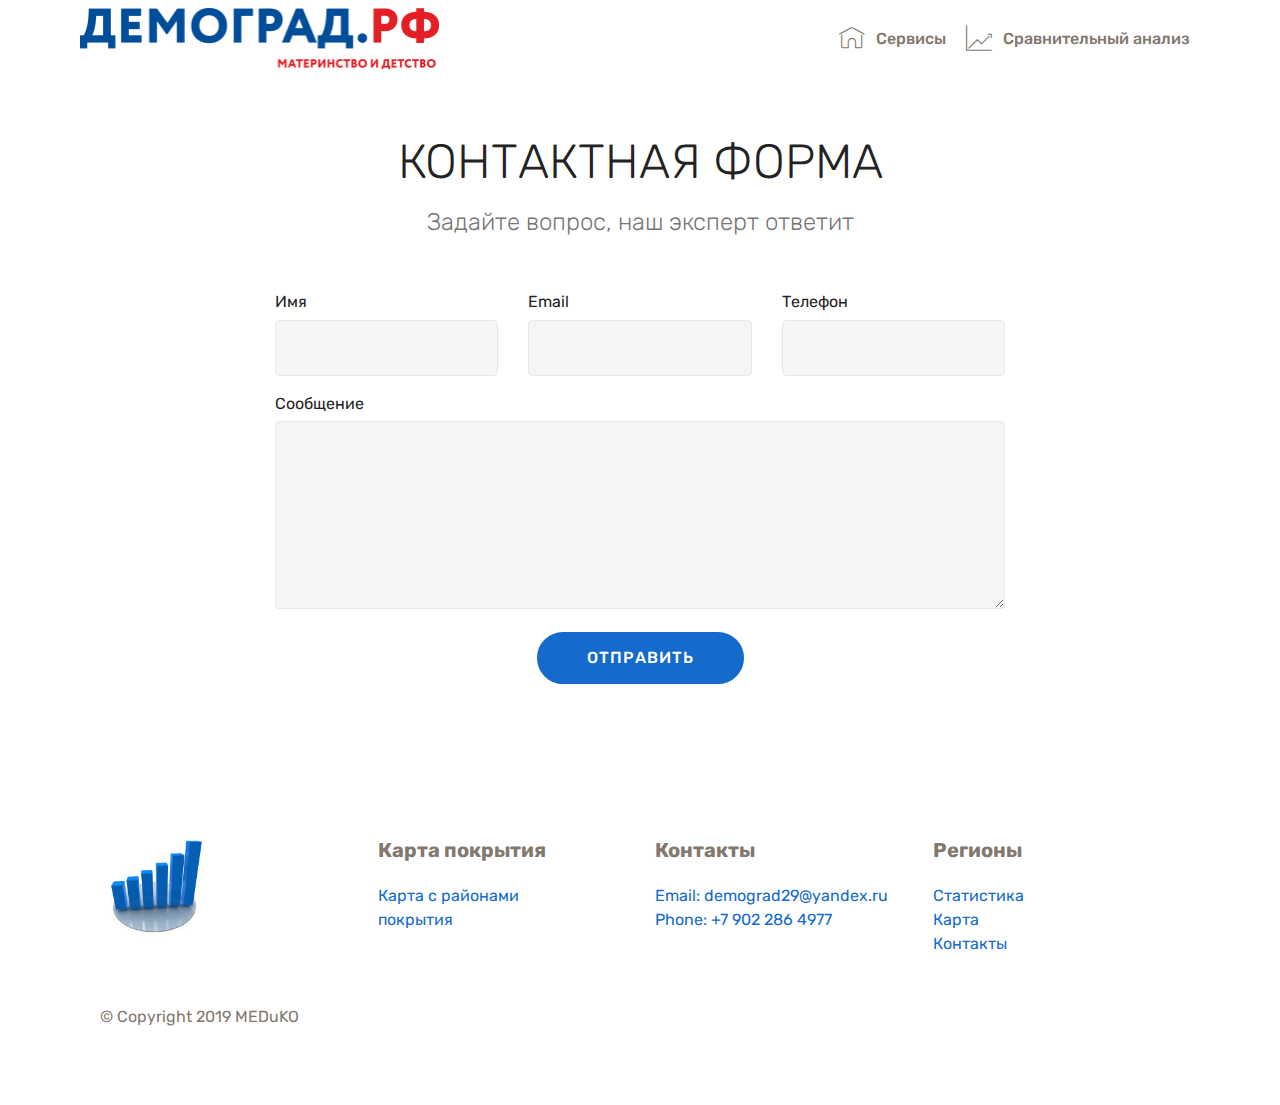
<file: form.html>
<!DOCTYPE html>
<html  >
<head>
  <!-- Site made with Mobirise Website Builder v4.10.15, https://mobirise.com -->
  <meta charset="UTF-8">
  <meta http-equiv="X-UA-Compatible" content="IE=edge">
  <meta name="generator" content="Mobirise v4.10.15, mobirise.com">
  <meta name="viewport" content="width=device-width, initial-scale=1, minimum-scale=1">
  <link rel="shortcut icon" href="assets/images/the-fetus-in-the-womb-uterus-computer-128x128.png" type="image/x-icon">
  <meta name="description" content="">
  
  <title>Form</title>
  <link rel="stylesheet" href="assets/web/assets/mobirise-icons/mobirise-icons.css">
  <link rel="stylesheet" href="assets/bootstrap/css/bootstrap.min.css">
  <link rel="stylesheet" href="assets/bootstrap/css/bootstrap-grid.min.css">
  <link rel="stylesheet" href="assets/bootstrap/css/bootstrap-reboot.min.css">
  <link rel="stylesheet" href="assets/socicon/css/styles.css">
  <link rel="stylesheet" href="assets/dropdown/css/style.css">
  <link rel="stylesheet" href="assets/tether/tether.min.css">
  <link rel="stylesheet" href="assets/theme/css/style.css">
  <link rel="preload" as="style" href="assets/mobirise/css/mbr-additional.css"><link rel="stylesheet" href="assets/mobirise/css/mbr-additional.css" type="text/css">
  
  
  
</head>
<body>
  <section class="menu cid-rDlu5EF6xY" once="menu" id="menu1-6">

    

    <nav class="navbar navbar-expand beta-menu navbar-dropdown align-items-center navbar-fixed-top navbar-toggleable-sm">
        <button class="navbar-toggler navbar-toggler-right" type="button" data-toggle="collapse" data-target="#navbarSupportedContent" aria-controls="navbarSupportedContent" aria-expanded="false" aria-label="Toggle navigation">
            <div class="hamburger">
                <span></span>
                <span></span>
                <span></span>
                <span></span>
            </div>
        </button>
        <div class="menu-logo">
            <div class="navbar-brand">
                <span class="navbar-logo">
                    <a href="index.html">
                         <img src="assets/images/-720x122.png" alt="Mobirise" title="" style="height: 3.8rem;">
                    </a>
                </span>
                
            </div>
        </div>
        <div class="collapse navbar-collapse" id="navbarSupportedContent">
            <ul class="navbar-nav nav-dropdown nav-right" data-app-modern-menu="true"><li class="nav-item">
                    <a class="nav-link link text-info display-4" href="servises.html">
                        <span class="mbri-home mbr-iconfont mbr-iconfont-btn"></span>
                        Сервисы</a>
                </li>
                <li class="nav-item">
                    <a class="nav-link link text-info display-4" href="analysis.html"><span class="mbri-growing-chart mbr-iconfont mbr-iconfont-btn"></span>
                        
                        Сравнительный анализ</a>
                </li></ul>
            
        </div>
    </nav>
</section>

<section class="engine"><a href="https://mobirise.info/w">free html5 templates</a></section><section class="mbr-section form1 cid-rDlF7zGQ5p" id="form1-h">

    

    
    <div class="container">
        <div class="row justify-content-center">
            <div class="title col-12 col-lg-8">
                <h2 class="mbr-section-title align-center pb-3 mbr-fonts-style display-2">
                    <br>КОНТАКТНАЯ ФОРМА
                </h2>
                <h3 class="mbr-section-subtitle align-center mbr-light pb-3 mbr-fonts-style display-5">Задайте вопрос, наш эксперт ответит</h3>
            </div>
        </div>
    </div>
    <div class="container">
        <div class="row justify-content-center">
            <div class="media-container-column col-lg-8" data-form-type="formoid">
                <!---Formbuilder Form--->
                <form action="https://mobirise.com/" method="POST" class="mbr-form form-with-styler" data-form-title="Mobirise Form"><input type="hidden" name="email" data-form-email="true" value="pStf7KRlbVkVjaC9u9u6/7Ki/nQxOE8V2uOo0L+eAdfyJCOFnRUPc74vLR/M/Ko6wXZWqU6XUdpD3FAVwHEEtwl3V86iNg77YnkrQKfhlY9ApxaWSfynJzwyIDtuPdye">
                    <div class="row">
                        <div hidden="hidden" data-form-alert="" class="alert alert-success col-12">Спасибо за заполнение анкеты!</div>
                        <div hidden="hidden" data-form-alert-danger="" class="alert alert-danger col-12">
                        </div>
                    </div>
                    <div class="dragArea row">
                        <div class="col-md-4  form-group" data-for="name">
                            <label for="name-form1-h" class="form-control-label mbr-fonts-style display-7">Имя</label>
                            <input type="text" name="name" data-form-field="Name" required="required" class="form-control display-7" id="name-form1-h">
                        </div>
                        <div class="col-md-4  form-group" data-for="email">
                            <label for="email-form1-h" class="form-control-label mbr-fonts-style display-7">Email</label>
                            <input type="email" name="email" data-form-field="Email" required="required" class="form-control display-7" id="email-form1-h">
                        </div>
                        <div data-for="phone" class="col-md-4  form-group">
                            <label for="phone-form1-h" class="form-control-label mbr-fonts-style display-7">Телефон</label>
                            <input type="tel" name="phone" data-form-field="Phone" class="form-control display-7" id="phone-form1-h">
                        </div>
                        <div data-for="message" class="col-md-12 form-group">
                            <label for="message-form1-h" class="form-control-label mbr-fonts-style display-7">Сообщение</label>
                            <textarea name="message" data-form-field="Message" class="form-control display-7" id="message-form1-h"></textarea>
                        </div>
                        <div class="col-md-12 input-group-btn align-center"><button type="submit" class="btn btn-primary btn-form display-4">ОТПРАВИТЬ</button></div>
                    </div>
                </form><!---Formbuilder Form--->
            </div>
        </div>
    </div>
</section>

<section class="cid-rDnNXq9ps2" id="footer1-1b">

    

    

    <div class="container">
        <div class="media-container-row content text-white">
            <div class="col-12 col-md-3">
                <div class="media-wrap">
                    <a href="analysis.html">
                        <img src="assets/images/mbr-192x154.jpg" alt="" title="">
                    </a>
                </div>
            </div>
            <div class="col-12 col-md-3 mbr-fonts-style display-7">
                <h5 class="pb-3"><a href="map.html" class="text-info"><strong>Карта покрытия</strong></a></h5>
                <p class="mbr-text"><a href="map.html">Карта с районами</a><br><a href="map.html">покрытия&nbsp;</a></p>
            </div>
            <div class="col-12 col-md-3 mbr-fonts-style display-7">
                <h5 class="pb-3"><a href="form.html" class="text-info"><strong>
                    Контакты</strong></a></h5>
                <p class="mbr-text"><a href="form.html">
                    Email: demograd29@yandex.ru
                    </a><br><a href="form.html">Phone: +7 902 286 4977</a><br></p>
            </div>
            <div class="col-12 col-md-3 mbr-fonts-style display-7">
                <h5 class="pb-3"><a href="map.html" class="text-info"><strong>Регионы</strong></a></h5>
                <p class="mbr-text"><a href="analysis.html">
                    Статистика
                    </a><br><a class="text-primary" href="map.html">Карта
                    </a><br><a class="text-primary" href="form.html">Контакты</a></p>
            </div>
        </div>
        <div class="footer-lower">
            <div class="media-container-row">
                <div class="col-sm-12">
                    <hr>
                </div>
            </div>
            <div class="media-container-row mbr-white">
                <div class="col-sm-6 copyright">
                    <p class="mbr-text mbr-fonts-style display-7"><a href="form.html" class="text-info">
                        © Copyright 2019 MEDuKO</a></p>
                </div>
                <div class="col-md-6">
                    <div class="social-list align-right">
                        <div class="soc-item">
                            <a href="https://twitter.com/mobirise" target="_blank">
                                <span class="socicon-twitter socicon mbr-iconfont mbr-iconfont-social"></span>
                            </a>
                        </div>
                        <div class="soc-item">
                            <a href="https://www.facebook.com/pages/Mobirise/1616226671953247" target="_blank">
                                <span class="socicon-facebook socicon mbr-iconfont mbr-iconfont-social"></span>
                            </a>
                        </div>
                        <div class="soc-item">
                            <a href="https://www.youtube.com/c/mobirise" target="_blank">
                                <span class="socicon-youtube socicon mbr-iconfont mbr-iconfont-social"></span>
                            </a>
                        </div>
                        <div class="soc-item">
                            <a href="https://instagram.com/mobirise" target="_blank">
                                <span class="socicon-instagram socicon mbr-iconfont mbr-iconfont-social"></span>
                            </a>
                        </div>
                        <div class="soc-item">
                            <a href="https://plus.google.com/u/0/+Mobirise" target="_blank">
                                <span class="socicon-googleplus socicon mbr-iconfont mbr-iconfont-social"></span>
                            </a>
                        </div>
                        <div class="soc-item">
                            <a href="https://www.behance.net/Mobirise" target="_blank">
                                <span class="socicon-behance socicon mbr-iconfont mbr-iconfont-social"></span>
                            </a>
                        </div>
                    </div>
                </div>
            </div>
        </div>
    </div>
</section>


  <script src="assets/web/assets/jquery/jquery.min.js"></script>
  <script src="assets/popper/popper.min.js"></script>
  <script src="assets/bootstrap/js/bootstrap.min.js"></script>
  <script src="assets/smoothscroll/smooth-scroll.js"></script>
  <script src="assets/dropdown/js/nav-dropdown.js"></script>
  <script src="assets/dropdown/js/navbar-dropdown.js"></script>
  <script src="assets/touchswipe/jquery.touch-swipe.min.js"></script>
  <script src="assets/tether/tether.min.js"></script>
  <script src="assets/theme/js/script.js"></script>
  <script src="assets/formoid/formoid.min.js"></script>
  
  
</body>
</html>
</file>
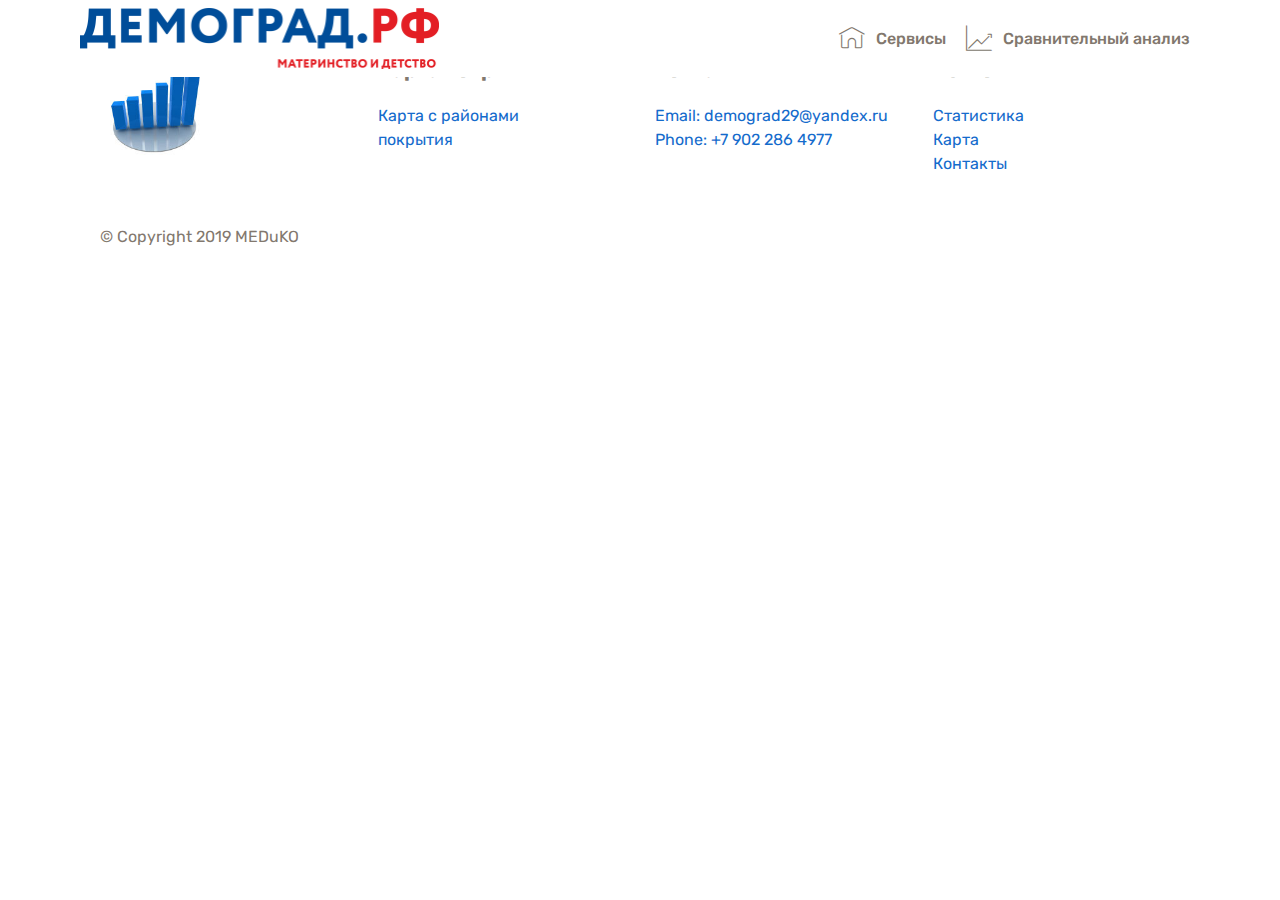
<file: map.html>
<!DOCTYPE html>
<html  >
<head>
  <!-- Site made with Mobirise Website Builder v4.10.15, https://mobirise.com -->
  <meta charset="UTF-8">
  <meta http-equiv="X-UA-Compatible" content="IE=edge">
  <meta name="generator" content="Mobirise v4.10.15, mobirise.com">
  <meta name="viewport" content="width=device-width, initial-scale=1, minimum-scale=1">
  <link rel="shortcut icon" href="assets/images/the-fetus-in-the-womb-uterus-computer-128x128.png" type="image/x-icon">
  <meta name="description" content="">
  
  <title>Map</title>
  <link rel="stylesheet" href="assets/web/assets/mobirise-icons/mobirise-icons.css">
  <link rel="stylesheet" href="assets/bootstrap/css/bootstrap.min.css">
  <link rel="stylesheet" href="assets/bootstrap/css/bootstrap-grid.min.css">
  <link rel="stylesheet" href="assets/bootstrap/css/bootstrap-reboot.min.css">
  <link rel="stylesheet" href="assets/tether/tether.min.css">
  <link rel="stylesheet" href="assets/dropdown/css/style.css">
  <link rel="stylesheet" href="assets/socicon/css/styles.css">
  <link rel="stylesheet" href="assets/theme/css/style.css">
  <link rel="preload" as="style" href="assets/mobirise/css/mbr-additional.css"><link rel="stylesheet" href="assets/mobirise/css/mbr-additional.css" type="text/css">
  
  
  
</head>
<body>
  <section class="menu cid-rDlp9Jfihh" once="menu" id="menu1-3">

    

    <nav class="navbar navbar-expand beta-menu navbar-dropdown align-items-center navbar-fixed-top navbar-toggleable-sm">
        <button class="navbar-toggler navbar-toggler-right" type="button" data-toggle="collapse" data-target="#navbarSupportedContent" aria-controls="navbarSupportedContent" aria-expanded="false" aria-label="Toggle navigation">
            <div class="hamburger">
                <span></span>
                <span></span>
                <span></span>
                <span></span>
            </div>
        </button>
        <div class="menu-logo">
            <div class="navbar-brand">
                <span class="navbar-logo">
                    <a href="index.html">
                         <img src="assets/images/-720x122.png" alt="Mobirise" title="" style="height: 3.8rem;">
                    </a>
                </span>
                
            </div>
        </div>
        <div class="collapse navbar-collapse" id="navbarSupportedContent">
            <ul class="navbar-nav nav-dropdown nav-right" data-app-modern-menu="true"><li class="nav-item">
                    <a class="nav-link link text-info display-4" href="servises.html">
                        <span class="mbri-home mbr-iconfont mbr-iconfont-btn"></span>
                        Сервисы</a>
                </li>
                <li class="nav-item">
                    <a class="nav-link link text-info display-4" href="analysis.html"><span class="mbri-growing-chart mbr-iconfont mbr-iconfont-btn"></span>
                        
                        Сравнительный анализ</a>
                </li></ul>
            
        </div>
    </nav>
</section>

<section class="engine"><a href="https://mobirise.info">Mobirise</a></section><section class="cid-rDnNCyXnCd" id="footer1-17">

    

    

    <div class="container">
        <div class="media-container-row content text-white">
            <div class="col-12 col-md-3">
                <div class="media-wrap">
                    <a href="analysis.html">
                        <img src="assets/images/mbr-192x154.jpg" alt="" title="">
                    </a>
                </div>
            </div>
            <div class="col-12 col-md-3 mbr-fonts-style display-7">
                <h5 class="pb-3"><a href="map.html" class="text-info"><strong>Карта покрытия</strong></a></h5>
                <p class="mbr-text"><a href="map.html">Карта с районами</a><br><a href="map.html">покрытия&nbsp;</a></p>
            </div>
            <div class="col-12 col-md-3 mbr-fonts-style display-7">
                <h5 class="pb-3"><a href="form.html" class="text-info"><strong>
                    Контакты</strong></a></h5>
                <p class="mbr-text"><a href="form.html">
                    Email: demograd29@yandex.ru
                    </a><br><a href="form.html">Phone: +7 902 286 4977</a><br></p>
            </div>
            <div class="col-12 col-md-3 mbr-fonts-style display-7">
                <h5 class="pb-3"><a href="map.html" class="text-info"><strong>Регионы</strong></a></h5>
                <p class="mbr-text"><a href="analysis.html">
                    Статистика
                    </a><br><a class="text-primary" href="map.html">Карта
                    </a><br><a class="text-primary" href="form.html">Контакты</a></p>
            </div>
        </div>
        <div class="footer-lower">
            <div class="media-container-row">
                <div class="col-sm-12">
                    <hr>
                </div>
            </div>
            <div class="media-container-row mbr-white">
                <div class="col-sm-6 copyright">
                    <p class="mbr-text mbr-fonts-style display-7"><a href="form.html" class="text-info">
                        © Copyright 2019 MEDuKO</a></p>
                </div>
                <div class="col-md-6">
                    <div class="social-list align-right">
                        <div class="soc-item">
                            <a href="https://twitter.com/mobirise" target="_blank">
                                <span class="socicon-twitter socicon mbr-iconfont mbr-iconfont-social"></span>
                            </a>
                        </div>
                        <div class="soc-item">
                            <a href="https://www.facebook.com/pages/Mobirise/1616226671953247" target="_blank">
                                <span class="socicon-facebook socicon mbr-iconfont mbr-iconfont-social"></span>
                            </a>
                        </div>
                        <div class="soc-item">
                            <a href="https://www.youtube.com/c/mobirise" target="_blank">
                                <span class="socicon-youtube socicon mbr-iconfont mbr-iconfont-social"></span>
                            </a>
                        </div>
                        <div class="soc-item">
                            <a href="https://instagram.com/mobirise" target="_blank">
                                <span class="socicon-instagram socicon mbr-iconfont mbr-iconfont-social"></span>
                            </a>
                        </div>
                        <div class="soc-item">
                            <a href="https://plus.google.com/u/0/+Mobirise" target="_blank">
                                <span class="socicon-googleplus socicon mbr-iconfont mbr-iconfont-social"></span>
                            </a>
                        </div>
                        <div class="soc-item">
                            <a href="https://www.behance.net/Mobirise" target="_blank">
                                <span class="socicon-behance socicon mbr-iconfont mbr-iconfont-social"></span>
                            </a>
                        </div>
                    </div>
                </div>
            </div>
        </div>
    </div>
</section>


  <script src="assets/web/assets/jquery/jquery.min.js"></script>
  <script src="assets/popper/popper.min.js"></script>
  <script src="assets/bootstrap/js/bootstrap.min.js"></script>
  <script src="assets/tether/tether.min.js"></script>
  <script src="assets/smoothscroll/smooth-scroll.js"></script>
  <script src="assets/dropdown/js/nav-dropdown.js"></script>
  <script src="assets/dropdown/js/navbar-dropdown.js"></script>
  <script src="assets/touchswipe/jquery.touch-swipe.min.js"></script>
  <script src="assets/theme/js/script.js"></script>
  
  
</body>
</html>
</file>
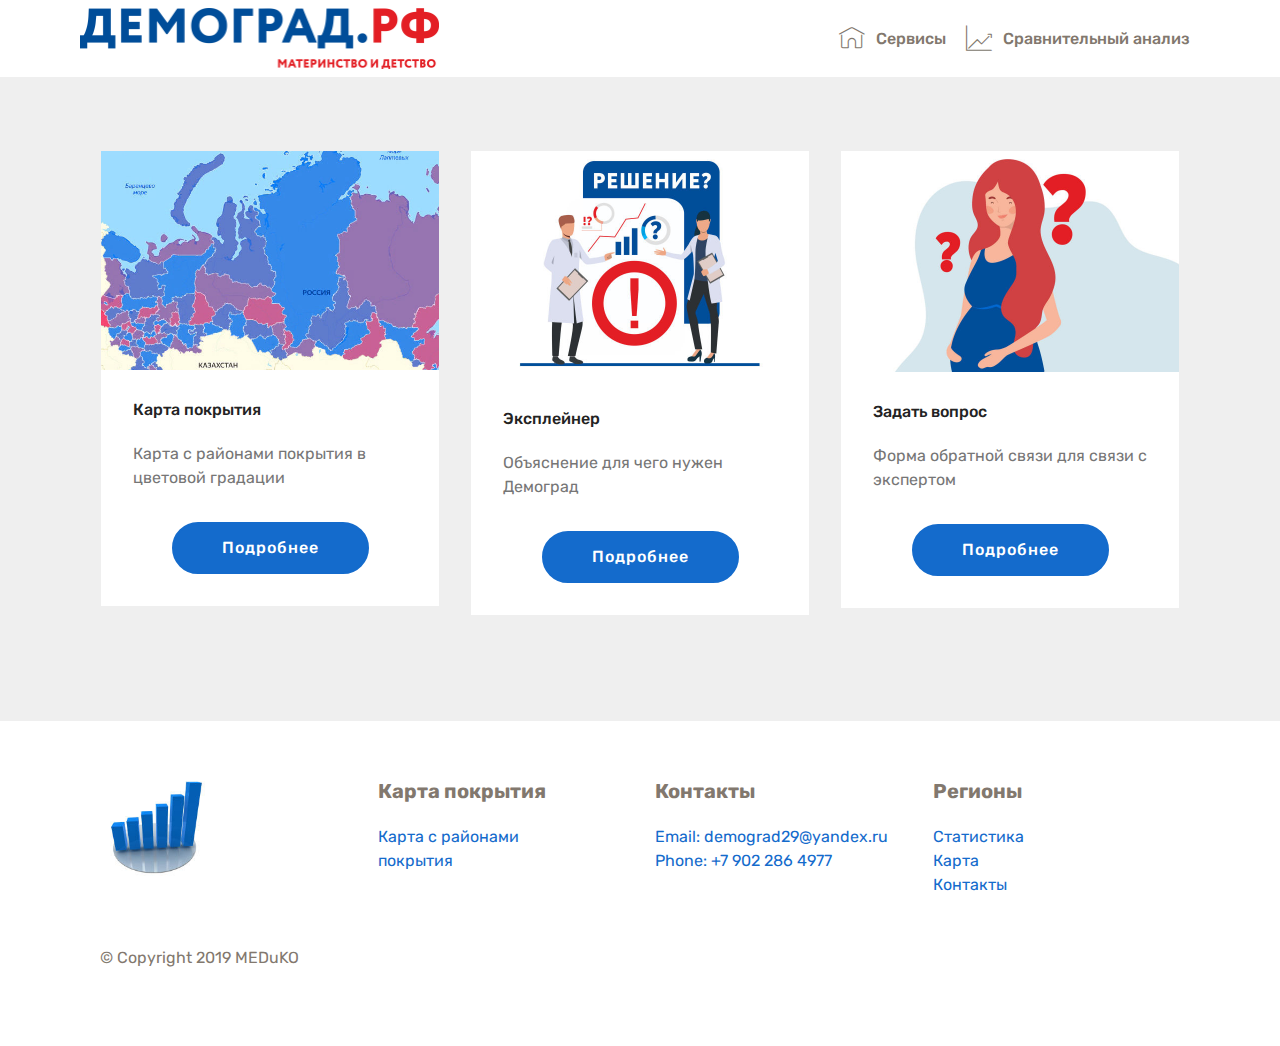
<file: servises.html>
<!DOCTYPE html>
<html  >
<head>
  <!-- Site made with Mobirise Website Builder v4.10.15, https://mobirise.com -->
  <meta charset="UTF-8">
  <meta http-equiv="X-UA-Compatible" content="IE=edge">
  <meta name="generator" content="Mobirise v4.10.15, mobirise.com">
  <meta name="viewport" content="width=device-width, initial-scale=1, minimum-scale=1">
  <link rel="shortcut icon" href="assets/images/the-fetus-in-the-womb-uterus-computer-128x128.png" type="image/x-icon">
  <meta name="description" content="">
  
  <title>Servises</title>
  <link rel="stylesheet" href="assets/web/assets/mobirise-icons/mobirise-icons.css">
  <link rel="stylesheet" href="assets/bootstrap/css/bootstrap.min.css">
  <link rel="stylesheet" href="assets/bootstrap/css/bootstrap-grid.min.css">
  <link rel="stylesheet" href="assets/bootstrap/css/bootstrap-reboot.min.css">
  <link rel="stylesheet" href="assets/tether/tether.min.css">
  <link rel="stylesheet" href="assets/dropdown/css/style.css">
  <link rel="stylesheet" href="assets/socicon/css/styles.css">
  <link rel="stylesheet" href="assets/theme/css/style.css">
  <link rel="preload" as="style" href="assets/mobirise/css/mbr-additional.css"><link rel="stylesheet" href="assets/mobirise/css/mbr-additional.css" type="text/css">
  
  
  
</head>
<body>
  <section class="menu cid-rDlyGzsLGu" once="menu" id="menu1-9">

    

    <nav class="navbar navbar-expand beta-menu navbar-dropdown align-items-center navbar-fixed-top navbar-toggleable-sm">
        <button class="navbar-toggler navbar-toggler-right" type="button" data-toggle="collapse" data-target="#navbarSupportedContent" aria-controls="navbarSupportedContent" aria-expanded="false" aria-label="Toggle navigation">
            <div class="hamburger">
                <span></span>
                <span></span>
                <span></span>
                <span></span>
            </div>
        </button>
        <div class="menu-logo">
            <div class="navbar-brand">
                <span class="navbar-logo">
                    <a href="index.html">
                         <img src="assets/images/-720x122.png" alt="Mobirise" title="" style="height: 3.8rem;">
                    </a>
                </span>
                
            </div>
        </div>
        <div class="collapse navbar-collapse" id="navbarSupportedContent">
            <ul class="navbar-nav nav-dropdown nav-right" data-app-modern-menu="true"><li class="nav-item">
                    <a class="nav-link link text-info display-4" href="servises.html">
                        <span class="mbri-home mbr-iconfont mbr-iconfont-btn"></span>
                        Сервисы</a>
                </li>
                <li class="nav-item">
                    <a class="nav-link link text-info display-4" href="analysis.html"><span class="mbri-growing-chart mbr-iconfont mbr-iconfont-btn"></span>
                        
                        Сравнительный анализ</a>
                </li></ul>
            
        </div>
    </nav>
</section>

<section class="engine"><a href="https://mobirise.info/i">web creation software</a></section><section class="features3 cid-rDlyYdfuIv" id="features3-d">

    

    
    <div class="container">
        <div class="media-container-row">
            <div class="card p-3 col-12 col-md-6 col-lg-4">
                <div class="card-wrapper">
                    <div class="card-img">
                        <a href="map.html"><img src="assets/images/b0995e9757-632x410.jpg" alt="Mobirise" title=""></a>
                    </div>
                    <div class="card-box">
                        <h4 class="card-title mbr-fonts-style display-7">Карта покрытия</h4>
                        <p class="mbr-text mbr-fonts-style display-7">Карта с районами
покрытия в цветовой градации</p>
                    </div>
                    <div class="mbr-section-btn text-center"><a href="map.html" class="btn btn-primary display-4">
                            Подробнее
                        </a></div>
                </div>
            </div>

            <div class="card p-3 col-12 col-md-6 col-lg-4">
                <div class="card-wrapper">
                    <div class="card-img">
                        <a href="explainer.html"><img src="assets/images/2-676x456.jpg" alt="Mobirise" title=""></a>
                    </div>
                    <div class="card-box">
                        <h4 class="card-title mbr-fonts-style display-7">
                            Эксплейнер</h4>
                        <p class="mbr-text mbr-fonts-style display-7">
                            Объяснение&nbsp;для чего нужен Демоград&nbsp;</p>
                    </div>
                    <div class="mbr-section-btn text-center"><a href="explainer.html" class="btn btn-primary display-4">
                            Подробнее
                        </a></div>
                </div>
            </div>

            <div class="card p-3 col-12 col-md-6 col-lg-4">
                <div class="card-wrapper">
                    <div class="card-img">
                        <a href="form.html"><img src="assets/images/f-1-676x442.jpg" alt="Mobirise" title=""></a>
                    </div>
                    <div class="card-box">
                        <h4 class="card-title mbr-fonts-style display-7">
                            Задать вопрос</h4>
                        <p class="mbr-text mbr-fonts-style display-7">
                            Форма обратной связи для связи с экспертом</p>
                    </div>
                    <div class="mbr-section-btn text-center"><a href="form.html" class="btn btn-primary display-4">
                            Подробнее
                        </a></div>
                </div>
            </div>

            
        </div>
    </div>
</section>

<section class="cid-rDnNQUy0NC" id="footer1-1a">

    

    

    <div class="container">
        <div class="media-container-row content text-white">
            <div class="col-12 col-md-3">
                <div class="media-wrap">
                    <a href="analysis.html">
                        <img src="assets/images/mbr-192x154.jpg" alt="" title="">
                    </a>
                </div>
            </div>
            <div class="col-12 col-md-3 mbr-fonts-style display-7">
                <h5 class="pb-3"><a href="map.html" class="text-info"><strong>Карта покрытия</strong></a></h5>
                <p class="mbr-text"><a href="map.html">Карта с районами</a><br><a href="map.html">покрытия&nbsp;</a></p>
            </div>
            <div class="col-12 col-md-3 mbr-fonts-style display-7">
                <h5 class="pb-3"><a href="form.html" class="text-info"><strong>
                    Контакты</strong></a></h5>
                <p class="mbr-text"><a href="form.html">
                    Email: demograd29@yandex.ru
                    </a><br><a href="form.html">Phone: +7 902 286 4977</a><br></p>
            </div>
            <div class="col-12 col-md-3 mbr-fonts-style display-7">
                <h5 class="pb-3"><a href="map.html" class="text-info"><strong>Регионы</strong></a></h5>
                <p class="mbr-text"><a href="analysis.html">
                    Статистика
                    </a><br><a class="text-primary" href="map.html">Карта
                    </a><br><a class="text-primary" href="form.html">Контакты</a></p>
            </div>
        </div>
        <div class="footer-lower">
            <div class="media-container-row">
                <div class="col-sm-12">
                    <hr>
                </div>
            </div>
            <div class="media-container-row mbr-white">
                <div class="col-sm-6 copyright">
                    <p class="mbr-text mbr-fonts-style display-7"><a href="form.html" class="text-info">
                        © Copyright 2019 MEDuKO</a></p>
                </div>
                <div class="col-md-6">
                    <div class="social-list align-right">
                        <div class="soc-item">
                            <a href="https://twitter.com/mobirise" target="_blank">
                                <span class="socicon-twitter socicon mbr-iconfont mbr-iconfont-social"></span>
                            </a>
                        </div>
                        <div class="soc-item">
                            <a href="https://www.facebook.com/pages/Mobirise/1616226671953247" target="_blank">
                                <span class="socicon-facebook socicon mbr-iconfont mbr-iconfont-social"></span>
                            </a>
                        </div>
                        <div class="soc-item">
                            <a href="https://www.youtube.com/c/mobirise" target="_blank">
                                <span class="socicon-youtube socicon mbr-iconfont mbr-iconfont-social"></span>
                            </a>
                        </div>
                        <div class="soc-item">
                            <a href="https://instagram.com/mobirise" target="_blank">
                                <span class="socicon-instagram socicon mbr-iconfont mbr-iconfont-social"></span>
                            </a>
                        </div>
                        <div class="soc-item">
                            <a href="https://plus.google.com/u/0/+Mobirise" target="_blank">
                                <span class="socicon-googleplus socicon mbr-iconfont mbr-iconfont-social"></span>
                            </a>
                        </div>
                        <div class="soc-item">
                            <a href="https://www.behance.net/Mobirise" target="_blank">
                                <span class="socicon-behance socicon mbr-iconfont mbr-iconfont-social"></span>
                            </a>
                        </div>
                    </div>
                </div>
            </div>
        </div>
    </div>
</section>


  <script src="assets/web/assets/jquery/jquery.min.js"></script>
  <script src="assets/popper/popper.min.js"></script>
  <script src="assets/bootstrap/js/bootstrap.min.js"></script>
  <script src="assets/tether/tether.min.js"></script>
  <script src="assets/smoothscroll/smooth-scroll.js"></script>
  <script src="assets/dropdown/js/nav-dropdown.js"></script>
  <script src="assets/dropdown/js/navbar-dropdown.js"></script>
  <script src="assets/touchswipe/jquery.touch-swipe.min.js"></script>
  <script src="assets/theme/js/script.js"></script>
  
  
</body>
</html>
</file>
<file: assets/web/assets/mobirise-icons/mobirise-icons.css>
@font-face {
  font-family: 'MobiriseIcons';
  src:  url('mobirise-icons.eot?spat4u');
  src:  url('mobirise-icons.eot?spat4u#iefix') format('embedded-opentype'),
    url('mobirise-icons.ttf?spat4u') format('truetype'),
    url('mobirise-icons.woff?spat4u') format('woff'),
    url('mobirise-icons.svg?spat4u#MobiriseIcons') format('svg');
  font-weight: normal;
  font-style: normal;
  font-display: swap;
}

[class^="mbri-"], [class*=" mbri-"] {
  /* use !important to prevent issues with browser extensions that change fonts */
  font-family: MobiriseIcons !important;
  speak: none;
  font-style: normal;
  font-weight: normal;
  font-variant: normal;
  text-transform: none;
  line-height: 1;

  /* Better Font Rendering =========== */
  -webkit-font-smoothing: antialiased;
  -moz-osx-font-smoothing: grayscale;
}

.mbri-add-submenu:before {
  content: "\e900";
}
.mbri-alert:before {
  content: "\e901";
}
.mbri-align-center:before {
  content: "\e902";
}
.mbri-align-justify:before {
  content: "\e903";
}
.mbri-align-left:before {
  content: "\e904";
}
.mbri-align-right:before {
  content: "\e905";
}
.mbri-android:before {
  content: "\e906";
}
.mbri-apple:before {
  content: "\e907";
}
.mbri-arrow-down:before {
  content: "\e908";
}
.mbri-arrow-next:before {
  content: "\e909";
}
.mbri-arrow-prev:before {
  content: "\e90a";
}
.mbri-arrow-up:before {
  content: "\e90b";
}
.mbri-bold:before {
  content: "\e90c";
}
.mbri-bookmark:before {
  content: "\e90d";
}
.mbri-bootstrap:before {
  content: "\e90e";
}
.mbri-briefcase:before {
  content: "\e90f";
}
.mbri-browse:before {
  content: "\e910";
}
.mbri-bulleted-list:before {
  content: "\e911";
}
.mbri-calendar:before {
  content: "\e912";
}
.mbri-camera:before {
  content: "\e913";
}
.mbri-cart-add:before {
  content: "\e914";
}
.mbri-cart-full:before {
  content: "\e915";
}
.mbri-cash:before {
  content: "\e916";
}
.mbri-change-style:before {
  content: "\e917";
}
.mbri-chat:before {
  content: "\e918";
}
.mbri-clock:before {
  content: "\e919";
}
.mbri-close:before {
  content: "\e91a";
}
.mbri-cloud:before {
  content: "\e91b";
}
.mbri-code:before {
  content: "\e91c";
}
.mbri-contact-form:before {
  content: "\e91d";
}
.mbri-credit-card:before {
  content: "\e91e";
}
.mbri-cursor-click:before {
  content: "\e91f";
}
.mbri-cust-feedback:before {
  content: "\e920";
}
.mbri-database:before {
  content: "\e921";
}
.mbri-delivery:before {
  content: "\e922";
}
.mbri-desktop:before {
  content: "\e923";
}
.mbri-devices:before {
  content: "\e924";
}
.mbri-down:before {
  content: "\e925";
}
.mbri-download:before {
  content: "\e989";
}
.mbri-drag-n-drop:before {
  content: "\e927";
}
.mbri-drag-n-drop2:before {
  content: "\e928";
}
.mbri-edit:before {
  content: "\e929";
}
.mbri-edit2:before {
  content: "\e92a";
}
.mbri-error:before {
  content: "\e92b";
}
.mbri-extension:before {
  content: "\e92c";
}
.mbri-features:before {
  content: "\e92d";
}
.mbri-file:before {
  content: "\e92e";
}
.mbri-flag:before {
  content: "\e92f";
}
.mbri-folder:before {
  content: "\e930";
}
.mbri-gift:before {
  content: "\e931";
}
.mbri-github:before {
  content: "\e932";
}
.mbri-globe:before {
  content: "\e933";
}
.mbri-globe-2:before {
  content: "\e934";
}
.mbri-growing-chart:before {
  content: "\e935";
}
.mbri-hearth:before {
  content: "\e936";
}
.mbri-help:before {
  content: "\e937";
}
.mbri-home:before {
  content: "\e938";
}
.mbri-hot-cup:before {
  content: "\e939";
}
.mbri-idea:before {
  content: "\e93a";
}
.mbri-image-gallery:before {
  content: "\e93b";
}
.mbri-image-slider:before {
  content: "\e93c";
}
.mbri-info:before {
  content: "\e93d";
}
.mbri-italic:before {
  content: "\e93e";
}
.mbri-key:before {
  content: "\e93f";
}
.mbri-laptop:before {
  content: "\e940";
}
.mbri-layers:before {
  content: "\e941";
}
.mbri-left-right:before {
  content: "\e942";
}
.mbri-left:before {
  content: "\e943";
}
.mbri-letter:before {
  content: "\e944";
}
.mbri-like:before {
  content: "\e945";
}
.mbri-link:before {
  content: "\e946";
}
.mbri-lock:before {
  content: "\e947";
}
.mbri-login:before {
  content: "\e948";
}
.mbri-logout:before {
  content: "\e949";
}
.mbri-magic-stick:before {
  content: "\e94a";
}
.mbri-map-pin:before {
  content: "\e94b";
}
.mbri-menu:before {
  content: "\e94c";
}
.mbri-mobile:before {
  content: "\e94d";
}
.mbri-mobile2:before {
  content: "\e94e";
}
.mbri-mobirise:before {
  content: "\e94f";
}
.mbri-more-horizontal:before {
  content: "\e950";
}
.mbri-more-vertical:before {
  content: "\e951";
}
.mbri-music:before {
  content: "\e952";
}
.mbri-new-file:before {
  content: "\e953";
}
.mbri-numbered-list:before {
  content: "\e954";
}
.mbri-opened-folder:before {
  content: "\e955";
}
.mbri-pages:before {
  content: "\e956";
}
.mbri-paper-plane:before {
  content: "\e957";
}
.mbri-paperclip:before {
  content: "\e958";
}
.mbri-photo:before {
  content: "\e959";
}
.mbri-photos:before {
  content: "\e95a";
}
.mbri-pin:before {
  content: "\e95b";
}
.mbri-play:before {
  content: "\e95c";
}
.mbri-plus:before {
  content: "\e95d";
}
.mbri-preview:before {
  content: "\e95e";
}
.mbri-print:before {
  content: "\e95f";
}
.mbri-protect:before {
  content: "\e960";
}
.mbri-question:before {
  content: "\e961";
}
.mbri-quote-left:before {
  content: "\e962";
}
.mbri-quote-right:before {
  content: "\e963";
}
.mbri-refresh:before {
  content: "\e964";
}
.mbri-responsive:before {
  content: "\e965";
}
.mbri-right:before {
  content: "\e966";
}
.mbri-rocket:before {
  content: "\e967";
}
.mbri-sad-face:before {
  content: "\e968";
}
.mbri-sale:before {
  content: "\e969";
}
.mbri-save:before {
  content: "\e96a";
}
.mbri-search:before {
  content: "\e96b";
}
.mbri-setting:before {
  content: "\e96c";
}
.mbri-setting2:before {
  content: "\e96d";
}
.mbri-setting3:before {
  content: "\e96e";
}
.mbri-share:before {
  content: "\e96f";
}
.mbri-shopping-bag:before {
  content: "\e970";
}
.mbri-shopping-basket:before {
  content: "\e971";
}
.mbri-shopping-cart:before {
  content: "\e972";
}
.mbri-sites:before {
  content: "\e973";
}
.mbri-smile-face:before {
  content: "\e974";
}
.mbri-speed:before {
  content: "\e975";
}
.mbri-star:before {
  content: "\e976";
}
.mbri-success:before {
  content: "\e977";
}
.mbri-sun:before {
  content: "\e978";
}
.mbri-sun2:before {
  content: "\e979";
}
.mbri-tablet:before {
  content: "\e97a";
}
.mbri-tablet-vertical:before {
  content: "\e97b";
}
.mbri-target:before {
  content: "\e97c";
}
.mbri-timer:before {
  content: "\e97d";
}
.mbri-to-ftp:before {
  content: "\e97e";
}
.mbri-to-local-drive:before {
  content: "\e97f";
}
.mbri-touch-swipe:before {
  content: "\e980";
}
.mbri-touch:before {
  content: "\e981";
}
.mbri-trash:before {
  content: "\e982";
}
.mbri-underline:before {
  content: "\e983";
}
.mbri-unlink:before {
  content: "\e984";
}
.mbri-unlock:before {
  content: "\e985";
}
.mbri-up-down:before {
  content: "\e986";
}
.mbri-up:before {
  content: "\e987";
}
.mbri-update:before {
  content: "\e988";
}
.mbri-upload:before {
 content: "\e926"; 
}
.mbri-user:before {
  content: "\e98a";
}
.mbri-user2:before {
  content: "\e98b";
}
.mbri-users:before {
  content: "\e98c";
}
.mbri-video:before {
  content: "\e98d";
}
.mbri-video-play:before {
  content: "\e98e";
}
.mbri-watch:before {
  content: "\e98f";
}
.mbri-website-theme:before {
  content: "\e990";
}
.mbri-wifi:before {
  content: "\e991";
}
.mbri-windows:before {
  content: "\e992";
}
.mbri-zoom-out:before {
  content: "\e993";
}
.mbri-redo:before {
  content: "\e994";
}
.mbri-undo:before {
  content: "\e995";
}
</file>
<file: assets/socicon/css/styles.css>
@charset "UTF-8";

@font-face {
  font-family: "socicon";
  src:url("../fonts/socicon.eot");
  src:url("../fonts/socicon.eot?#iefix") format("embedded-opentype"),
    url("../fonts/socicon.woff") format("woff"),
    url("../fonts/socicon.ttf") format("truetype"),
    url("../fonts/socicon.svg#socicon") format("svg");
  font-weight: normal;
  font-style: normal;
  font-display:swap;
}

[data-icon]:before {
  font-family: "socicon" !important;
  content: attr(data-icon);
  font-style: normal !important;
  font-weight: normal !important;
  font-variant: normal !important;
  text-transform: none !important;
  speak: none;
  line-height: 1;
  -webkit-font-smoothing: antialiased;
  -moz-osx-font-smoothing: grayscale;
}

[class^="socicon-"]:before,
[class*=" socicon-"]:before {
  font-family: "socicon" !important;
  font-style: normal !important;
  font-weight: normal !important;
  font-variant: normal !important;
  text-transform: none !important;
  speak: none;
  line-height: 1;
  -webkit-font-smoothing: antialiased;
  -moz-osx-font-smoothing: grayscale;
}

.socicon-modelmayhem:before {
  content: "\e000";
}
.socicon-mixcloud:before {
  content: "\e001";
}
.socicon-drupal:before {
  content: "\e002";
}
.socicon-swarm:before {
  content: "\e003";
}
.socicon-istock:before {
  content: "\e004";
}
.socicon-yammer:before {
  content: "\e005";
}
.socicon-ello:before {
  content: "\e006";
}
.socicon-stackoverflow:before {
  content: "\e007";
}
.socicon-persona:before {
  content: "\e008";
}
.socicon-triplej:before {
  content: "\e009";
}
.socicon-houzz:before {
  content: "\e00a";
}
.socicon-rss:before {
  content: "\e00b";
}
.socicon-paypal:before {
  content: "\e00c";
}
.socicon-odnoklassniki:before {
  content: "\e00d";
}
.socicon-airbnb:before {
  content: "\e00e";
}
.socicon-periscope:before {
  content: "\e00f";
}
.socicon-outlook:before {
  content: "\e010";
}
.socicon-coderwall:before {
  content: "\e011";
}
.socicon-tripadvisor:before {
  content: "\e012";
}
.socicon-appnet:before {
  content: "\e013";
}
.socicon-goodreads:before {
  content: "\e014";
}
.socicon-tripit:before {
  content: "\e015";
}
.socicon-lanyrd:before {
  content: "\e016";
}
.socicon-slideshare:before {
  content: "\e017";
}
.socicon-buffer:before {
  content: "\e018";
}
.socicon-disqus:before {
  content: "\e019";
}
.socicon-vkontakte:before {
  content: "\e01a";
}
.socicon-whatsapp:before {
  content: "\e01b";
}
.socicon-patreon:before {
  content: "\e01c";
}
.socicon-storehouse:before {
  content: "\e01d";
}
.socicon-pocket:before {
  content: "\e01e";
}
.socicon-mail:before {
  content: "\e01f";
}
.socicon-blogger:before {
  content: "\e020";
}
.socicon-technorati:before {
  content: "\e021";
}
.socicon-reddit:before {
  content: "\e022";
}
.socicon-dribbble:before {
  content: "\e023";
}
.socicon-stumbleupon:before {
  content: "\e024";
}
.socicon-digg:before {
  content: "\e025";
}
.socicon-envato:before {
  content: "\e026";
}
.socicon-behance:before {
  content: "\e027";
}
.socicon-delicious:before {
  content: "\e028";
}
.socicon-deviantart:before {
  content: "\e029";
}
.socicon-forrst:before {
  content: "\e02a";
}
.socicon-play:before {
  content: "\e02b";
}
.socicon-zerply:before {
  content: "\e02c";
}
.socicon-wikipedia:before {
  content: "\e02d";
}
.socicon-apple:before {
  content: "\e02e";
}
.socicon-flattr:before {
  content: "\e02f";
}
.socicon-github:before {
  content: "\e030";
}
.socicon-renren:before {
  content: "\e031";
}
.socicon-friendfeed:before {
  content: "\e032";
}
.socicon-newsvine:before {
  content: "\e033";
}
.socicon-identica:before {
  content: "\e034";
}
.socicon-bebo:before {
  content: "\e035";
}
.socicon-zynga:before {
  content: "\e036";
}
.socicon-steam:before {
  content: "\e037";
}
.socicon-xbox:before {
  content: "\e038";
}
.socicon-windows:before {
  content: "\e039";
}
.socicon-qq:before {
  content: "\e03a";
}
.socicon-douban:before {
  content: "\e03b";
}
.socicon-meetup:before {
  content: "\e03c";
}
.socicon-playstation:before {
  content: "\e03d";
}
.socicon-android:before {
  content: "\e03e";
}
.socicon-snapchat:before {
  content: "\e03f";
}
.socicon-twitter:before {
  content: "\e040";
}
.socicon-facebook:before {
  content: "\e041";
}
.socicon-googleplus:before {
  content: "\e042";
}
.socicon-pinterest:before {
  content: "\e043";
}
.socicon-foursquare:before {
  content: "\e044";
}
.socicon-yahoo:before {
  content: "\e045";
}
.socicon-skype:before {
  content: "\e046";
}
.socicon-yelp:before {
  content: "\e047";
}
.socicon-feedburner:before {
  content: "\e048";
}
.socicon-linkedin:before {
  content: "\e049";
}
.socicon-viadeo:before {
  content: "\e04a";
}
.socicon-xing:before {
  content: "\e04b";
}
.socicon-myspace:before {
  content: "\e04c";
}
.socicon-soundcloud:before {
  content: "\e04d";
}
.socicon-spotify:before {
  content: "\e04e";
}
.socicon-grooveshark:before {
  content: "\e04f";
}
.socicon-lastfm:before {
  content: "\e050";
}
.socicon-youtube:before {
  content: "\e051";
}
.socicon-vimeo:before {
  content: "\e052";
}
.socicon-dailymotion:before {
  content: "\e053";
}
.socicon-vine:before {
  content: "\e054";
}
.socicon-flickr:before {
  content: "\e055";
}
.socicon-500px:before {
  content: "\e056";
}
.socicon-wordpress:before {
  content: "\e058";
}
.socicon-tumblr:before {
  content: "\e059";
}
.socicon-twitch:before {
  content: "\e05a";
}
.socicon-8tracks:before {
  content: "\e05b";
}
.socicon-amazon:before {
  content: "\e05c";
}
.socicon-icq:before {
  content: "\e05d";
}
.socicon-smugmug:before {
  content: "\e05e";
}
.socicon-ravelry:before {
  content: "\e05f";
}
.socicon-weibo:before {
  content: "\e060";
}
.socicon-baidu:before {
  content: "\e061";
}
.socicon-angellist:before {
  content: "\e062";
}
.socicon-ebay:before {
  content: "\e063";
}
.socicon-imdb:before {
  content: "\e064";
}
.socicon-stayfriends:before {
  content: "\e065";
}
.socicon-residentadvisor:before {
  content: "\e066";
}
.socicon-google:before {
  content: "\e067";
}
.socicon-yandex:before {
  content: "\e068";
}
.socicon-sharethis:before {
  content: "\e069";
}
.socicon-bandcamp:before {
  content: "\e06a";
}
.socicon-itunes:before {
  content: "\e06b";
}
.socicon-deezer:before {
  content: "\e06c";
}
.socicon-telegram:before {
  content: "\e06e";
}
.socicon-openid:before {
  content: "\e06f";
}
.socicon-amplement:before {
  content: "\e070";
}
.socicon-viber:before {
  content: "\e071";
}
.socicon-zomato:before {
  content: "\e072";
}
.socicon-draugiem:before {
  content: "\e074";
}
.socicon-endomodo:before {
  content: "\e075";
}
.socicon-filmweb:before {
  content: "\e076";
}
.socicon-stackexchange:before {
  content: "\e077";
}
.socicon-wykop:before {
  content: "\e078";
}
.socicon-teamspeak:before {
  content: "\e079";
}
.socicon-teamviewer:before {
  content: "\e07a";
}
.socicon-ventrilo:before {
  content: "\e07b";
}
.socicon-younow:before {
  content: "\e07c";
}
.socicon-raidcall:before {
  content: "\e07d";
}
.socicon-mumble:before {
  content: "\e07e";
}
.socicon-medium:before {
  content: "\e06d";
}
.socicon-bebee:before {
  content: "\e07f";
}
.socicon-hitbox:before {
  content: "\e080";
}
.socicon-reverbnation:before {
  content: "\e081";
}
.socicon-formulr:before {
  content: "\e082";
}
.socicon-instagram:before {
  content: "\e057";
}
.socicon-battlenet:before {
  content: "\e083";
}
.socicon-chrome:before {
  content: "\e084";
}
.socicon-discord:before {
  content: "\e086";
}
.socicon-issuu:before {
  content: "\e087";
}
.socicon-macos:before {
  content: "\e088";
}
.socicon-firefox:before {
  content: "\e089";
}
.socicon-opera:before {
  content: "\e08d";
}
.socicon-keybase:before {
  content: "\e090";
}
.socicon-alliance:before {
  content: "\e091";
}
.socicon-livejournal:before {
  content: "\e092";
}
.socicon-googlephotos:before {
  content: "\e093";
}
.socicon-horde:before {
  content: "\e094";
}
.socicon-etsy:before {
  content: "\e095";
}
.socicon-zapier:before {
  content: "\e096";
}
.socicon-google-scholar:before {
  content: "\e097";
}
.socicon-researchgate:before {
  content: "\e098";
}
.socicon-wechat:before {
  content: "\e099";
}
.socicon-strava:before {
  content: "\e09a";
}
.socicon-line:before {
  content: "\e09b";
}
.socicon-lyft:before {
  content: "\e09c";
}
.socicon-uber:before {
  content: "\e09d";
}
.socicon-songkick:before {
  content: "\e09e";
}
.socicon-viewbug:before {
  content: "\e09f";
}
.socicon-googlegroups:before {
  content: "\e0a0";
}
.socicon-quora:before {
  content: "\e073";
}
.socicon-diablo:before {
  content: "\e085";
}
.socicon-blizzard:before {
  content: "\e0a1";
}
.socicon-hearthstone:before {
  content: "\e08b";
}
.socicon-heroes:before {
  content: "\e08a";
}
.socicon-overwatch:before {
  content: "\e08c";
}
.socicon-warcraft:before {
  content: "\e08e";
}
.socicon-starcraft:before {
  content: "\e08f";
}
.socicon-beam:before {
  content: "\e0a2";
}
.socicon-curse:before {
  content: "\e0a3";
}
.socicon-player:before {
  content: "\e0a4";
}
.socicon-streamjar:before {
  content: "\e0a5";
}
.socicon-nintendo:before {
  content: "\e0a6";
}
.socicon-hellocoton:before {
  content: "\e0a7";
}
</file>
<file: assets/dropdown/css/style.css>
.navbar-dropdown {
  left: 0;
  padding: 0;
  position: absolute;
  right: 0;
  top: 0;
  transition: all 0.45s ease;
  z-index: 1030;
  background: #282828; }
  .navbar-dropdown .navbar-logo {
    margin-right: 0.8rem;
    transition: margin 0.3s ease-in-out;
    vertical-align: middle; }
    .navbar-dropdown .navbar-logo img {
      height: 3.125rem;
      transition: all 0.3s ease-in-out; }
    .navbar-dropdown .navbar-logo.mbr-iconfont {
      font-size: 3.125rem;
      line-height: 3.125rem; }
  .navbar-dropdown .navbar-caption {
    font-weight: 700;
    white-space: normal;
    vertical-align: -4px;
    line-height: 3.125rem !important; }
    .navbar-dropdown .navbar-caption, .navbar-dropdown .navbar-caption:hover {
      color: inherit;
      text-decoration: none; }
  .navbar-dropdown .mbr-iconfont + .navbar-caption {
    vertical-align: -1px; }
  .navbar-dropdown.navbar-fixed-top {
    position: fixed; }
  .navbar-dropdown .navbar-brand span {
    vertical-align: -4px; }
  .navbar-dropdown.bg-color.transparent {
    background: none; }
  .navbar-dropdown.navbar-short .navbar-brand {
    padding: 0.625rem 0; }
    .navbar-dropdown.navbar-short .navbar-brand span {
      vertical-align: -1px; }
  .navbar-dropdown.navbar-short .navbar-caption {
    line-height: 2.375rem !important;
    vertical-align: -2px; }
  .navbar-dropdown.navbar-short .navbar-logo {
    margin-right: 0.5rem; }
    .navbar-dropdown.navbar-short .navbar-logo img {
      height: 2.375rem; }
    .navbar-dropdown.navbar-short .navbar-logo.mbr-iconfont {
      font-size: 2.375rem;
      line-height: 2.375rem; }
  .navbar-dropdown.navbar-short .mbr-table-cell {
    height: 3.625rem; }
  .navbar-dropdown .navbar-close {
    left: 0.6875rem;
    position: fixed;
    top: 0.75rem;
    z-index: 1000; }
  .navbar-dropdown .hamburger-icon {
    content: "";
    display: inline-block;
    vertical-align: middle;
    width: 16px;
    -webkit-box-shadow: 0 -6px 0 1px #282828,0 0 0 1px #282828,0 6px 0 1px #282828;
    -moz-box-shadow: 0 -6px 0 1px #282828,0 0 0 1px #282828,0 6px 0 1px #282828;
    box-shadow: 0 -6px 0 1px #282828,0 0 0 1px #282828,0 6px 0 1px #282828; }

.dropdown-menu .dropdown-toggle[data-toggle="dropdown-submenu"]::after {
  border-bottom: 0.35em solid transparent;
  border-left: 0.35em solid;
  border-right: 0;
  border-top: 0.35em solid transparent;
  margin-left: 0.3rem; }

.dropdown-menu .dropdown-item:focus {
  outline: 0; }

.nav-dropdown {
  font-size: 0.75rem;
  font-weight: 500;
  height: auto !important; }
  .nav-dropdown .nav-btn {
    padding-left: 1rem; }
  .nav-dropdown .link {
    margin: .667em 1.667em;
    font-weight: 500;
    padding: 0;
    transition: color .2s ease-in-out; }
    .nav-dropdown .link.dropdown-toggle {
      margin-right: 2.583em; }
      .nav-dropdown .link.dropdown-toggle::after {
        margin-left: .25rem;
        border-top: 0.35em solid;
        border-right: 0.35em solid transparent;
        border-left: 0.35em solid transparent;
        border-bottom: 0; }
      .nav-dropdown .link.dropdown-toggle[aria-expanded="true"] {
        margin: 0;
        padding: 0.667em 3.263em  0.667em 1.667em; }
  .nav-dropdown .link::after,
  .nav-dropdown .dropdown-item::after {
    color: inherit; }
  .nav-dropdown .btn {
    font-size: 0.75rem;
    font-weight: 700;
    letter-spacing: 0;
    margin-bottom: 0;
    padding-left: 1.25rem;
    padding-right: 1.25rem; }
  .nav-dropdown .dropdown-menu {
    border-radius: 0;
    border: 0;
    left: 0;
    margin: 0;
    padding-bottom: 1.25rem;
    padding-top: 1.25rem;
    position: relative; }
  .nav-dropdown .dropdown-submenu {
    margin-left: 0.125rem;
    top: 0; }
  .nav-dropdown .dropdown-item {
    font-weight: 500;
    line-height: 2;
    padding: 0.3846em 4.615em 0.3846em 1.5385em;
    position: relative;
    transition: color .2s ease-in-out, background-color .2s ease-in-out; }
    .nav-dropdown .dropdown-item::after {
      margin-top: -0.3077em;
      position: absolute;
      right: 1.1538em;
      top: 50%; }
    .nav-dropdown .dropdown-item:focus, .nav-dropdown .dropdown-item:hover {
      background: none; }

@media (max-width: 767px) {
  .nav-dropdown.navbar-toggleable-sm {
    bottom: 0;
    display: none;
    left: 0;
    overflow-x: hidden;
    position: fixed;
    top: 0;
    transform: translateX(-100%);
    -ms-transform: translateX(-100%);
    -webkit-transform: translateX(-100%);
    width: 18.75rem;
    z-index: 999; } }
.nav-dropdown.navbar-toggleable-xl {
  bottom: 0;
  display: none;
  left: 0;
  overflow-x: hidden;
  position: fixed;
  top: 0;
  transform: translateX(-100%);
  -ms-transform: translateX(-100%);
  -webkit-transform: translateX(-100%);
  width: 18.75rem;
  z-index: 999; }

.nav-dropdown-sm {
  display: block !important;
  overflow-x: hidden;
  overflow: auto;
  padding-top: 3.875rem; }
  .nav-dropdown-sm::after {
    content: "";
    display: block;
    height: 3rem;
    width: 100%; }
  .nav-dropdown-sm.collapse.in ~ .navbar-close {
    display: block !important; }
  .nav-dropdown-sm.collapsing, .nav-dropdown-sm.collapse.in {
    transform: translateX(0);
    -ms-transform: translateX(0);
    -webkit-transform: translateX(0);
    transition: all 0.25s ease-out;
    -webkit-transition: all 0.25s ease-out;
    background: #282828; }
  .nav-dropdown-sm.collapsing[aria-expanded="false"] {
    transform: translateX(-100%);
    -ms-transform: translateX(-100%);
    -webkit-transform: translateX(-100%); }
  .nav-dropdown-sm .nav-item {
    display: block;
    margin-left: 0 !important;
    padding-left: 0; }
  .nav-dropdown-sm .link,
  .nav-dropdown-sm .dropdown-item {
    border-top: 1px dotted rgba(255, 255, 255, 0.1);
    font-size: 0.8125rem;
    line-height: 1.6;
    margin: 0 !important;
    padding: 0.875rem 2.4rem 0.875rem 1.5625rem !important;
    position: relative;
    white-space: normal; }
    .nav-dropdown-sm .link:focus, .nav-dropdown-sm .link:hover,
    .nav-dropdown-sm .dropdown-item:focus,
    .nav-dropdown-sm .dropdown-item:hover {
      background: rgba(0, 0, 0, 0.2) !important;
      color: #c0a375; }
  .nav-dropdown-sm .nav-btn {
    position: relative;
    padding: 1.5625rem 1.5625rem 0 1.5625rem; }
    .nav-dropdown-sm .nav-btn::before {
      border-top: 1px dotted rgba(255, 255, 255, 0.1);
      content: "";
      left: 0;
      position: absolute;
      top: 0;
      width: 100%; }
    .nav-dropdown-sm .nav-btn + .nav-btn {
      padding-top: 0.625rem; }
      .nav-dropdown-sm .nav-btn + .nav-btn::before {
        display: none; }
  .nav-dropdown-sm .btn {
    padding: 0.625rem 0; }
  .nav-dropdown-sm .dropdown-toggle[data-toggle="dropdown-submenu"]::after {
    margin-left: .25rem;
    border-top: 0.35em solid;
    border-right: 0.35em solid transparent;
    border-left: 0.35em solid transparent;
    border-bottom: 0; }
  .nav-dropdown-sm .dropdown-toggle[data-toggle="dropdown-submenu"][aria-expanded="true"]::after {
    border-top: 0;
    border-right: 0.35em solid transparent;
    border-left: 0.35em solid transparent;
    border-bottom: 0.35em solid; }
  .nav-dropdown-sm .dropdown-menu {
    margin: 0;
    padding: 0;
    position: relative;
    top: 0;
    left: 0;
    width: 100%;
    border: 0;
    float: none;
    border-radius: 0;
    background: none; }
  .nav-dropdown-sm .dropdown-submenu {
    left: 100%;
    margin-left: 0.125rem;
    margin-top: -1.25rem;
    top: 0; }

.navbar-toggleable-sm .nav-dropdown .dropdown-menu {
  position: absolute; }

.navbar-toggleable-sm .nav-dropdown .dropdown-submenu {
  left: 100%;
  margin-left: 0.125rem;
  margin-top: -1.25rem;
  top: 0; }

.navbar-toggleable-sm.opened .nav-dropdown .dropdown-menu {
  position: relative; }

.navbar-toggleable-sm.opened .nav-dropdown .dropdown-submenu {
  left: 0;
  margin-left: 00rem;
  margin-top: 0rem;
  top: 0; }

.is-builder .nav-dropdown.collapsing {
  transition: none !important; }

/*# sourceMappingURL=style.css.map */
</file>
<file: assets/theme/css/style.css>
/*!
 * Mobirise v4 theme (https://mobirise.com/)
 * Copyright 2017 Mobirise
 */
section {
  background-color: #eeeeee;
}

body {
  font-style: normal;
  line-height: 1.5;
}

section,
.container,
.container-fluid {
  position: relative;
  word-wrap: break-word;
}

a.mbr-iconfont:hover {
  text-decoration: none;
}

.article .lead p,
.article .lead ul,
.article .lead ol,
.article .lead pre,
.article .lead blockquote {
  margin-bottom: 0;
}

ul,
ol,
pre,
blockquote {
  margin-bottom: 2.3125rem;
}

pre {
  background: #f4f4f4;
  padding: 10px 24px;
  white-space: pre-wrap;
}

.inactive {
  -webkit-user-select: none;
  -moz-user-select: none;
  -ms-user-select: none;
  user-select: none;
  pointer-events: none;
  -webkit-user-drag: none;
  user-drag: none;
}

.mbr-section__comments .row {
  justify-content: center;
  -webkit-justify-content: center;
}

a {
  font-style: normal;
  font-weight: 400;
  cursor: pointer;
}

a, a:hover {
  text-decoration: none;
}

figure {
  margin-bottom: 0;
}

body {
  color: #232323;
}

h1,
h2,
h3,
h4,
h5,
h6,
.h1,
.h2,
.h3,
.h4,
.h5,
.h6,
.display-1,
.display-2,
.display-3,
.display-4 {
  line-height: 1;
  word-break: break-word;
  word-wrap: break-word;
}

b,
strong {
  font-weight: bold;
}

blockquote {
  padding: 10px 0 10px 20px;
  position: relative;
  border-left: 2px solid;
  border-color: #ff3366;
}

input:-webkit-autofill, input:-webkit-autofill:hover, input:-webkit-autofill:focus, input:-webkit-autofill:active {
  transition-delay: 9999s;
  transition-property: background-color, color;
}

textarea[type='hidden'] {
  display: none;
}

body {
  position: relative;
}

section {
  background-position: 50% 50%;
  background-repeat: no-repeat;
  background-size: cover;
}

section .mbr-background-video,
section .mbr-background-video-preview {
  position: absolute;
  bottom: 0;
  left: 0;
  right: 0;
  top: 0;
}

.hidden {
  visibility: hidden;
}

.mbr-z-index20 {
  z-index: 20;
}

/*! Base colors */
.mbr-white {
  color: #ffffff;
}

.mbr-black {
  color: #000000;
}

.mbr-bg-white {
  background-color: #ffffff;
}

.mbr-bg-black {
  background-color: #000000;
}

/*! Text-aligns */
.align-left {
  text-align: left;
}

.align-center {
  text-align: center;
}

.align-right {
  text-align: right;
}

@media (max-width: 767px) {
  .align-left,
  .align-center,
  .align-right,
  .mbr-section-btn,
  .mbr-section-title {
    text-align: center;
  }
}

/*! Font-weight  */
.mbr-light {
  font-weight: 300;
}

.mbr-regular {
  font-weight: 400;
}

.mbr-semibold {
  font-weight: 500;
}

.mbr-bold {
  font-weight: 700;
}

/*! Media  */
.media-size-item {
  -webkit-flex: 1 1 auto;
  -moz-flex: 1 1 auto;
  -ms-flex: 1 1 auto;
  -o-flex: 1 1 auto;
  flex: 1 1 auto;
}

.media-content {
  -webkit-flex-basis: 100%;
  flex-basis: 100%;
}

.media-container-row {
  display: -ms-flexbox;
  display: -webkit-flex;
  display: flex;
  -webkit-flex-direction: row;
  -ms-flex-direction: row;
  flex-direction: row;
  -webkit-flex-wrap: wrap;
  -ms-flex-wrap: wrap;
  flex-wrap: wrap;
  -webkit-justify-content: center;
  -ms-flex-pack: center;
  justify-content: center;
  -webkit-align-content: center;
  -ms-flex-line-pack: center;
  align-content: center;
  -webkit-align-items: start;
  -ms-flex-align: start;
  align-items: start;
}

.media-container-row .media-size-item {
  width: 400px;
}

.media-container-column {
  display: -ms-flexbox;
  display: -webkit-flex;
  display: flex;
  -webkit-flex-direction: column;
  -ms-flex-direction: column;
  flex-direction: column;
  -webkit-flex-wrap: wrap;
  -ms-flex-wrap: wrap;
  flex-wrap: wrap;
  -webkit-justify-content: center;
  -ms-flex-pack: center;
  justify-content: center;
  -webkit-align-content: center;
  -ms-flex-line-pack: center;
  align-content: center;
  -webkit-align-items: stretch;
  -ms-flex-align: stretch;
  align-items: stretch;
}

.media-container-column > * {
  width: 100%;
}

@media (min-width: 992px) {
  .media-container-row {
    -webkit-flex-wrap: nowrap;
    -ms-flex-wrap: nowrap;
    flex-wrap: nowrap;
  }
}

figure {
  overflow: hidden;
}

figure[mbr-media-size] {
  transition: width 0.1s;
}

.mbr-figure img,
.mbr-figure iframe {
  display: block;
  width: 100%;
}

.card {
  background-color: transparent;
  border: none;
}

.card-box {
  width: 100%;
}

.card-img {
  text-align: center;
  flex-shrink: 0;
  -webkit-flex-shrink: 0;
}

.media {
  max-width: 100%;
  margin: 0 auto;
}

.mbr-figure {
  -ms-flex-item-align: center;
  -ms-grid-row-align: center;
  -webkit-align-self: center;
  align-self: center;
}

.media-container > div {
  max-width: 100%;
}

.mbr-figure img,
.card-img img {
  width: 100%;
}

@media (max-width: 991px) {
  .media-size-item {
    width: auto !important;
  }
  .media {
    width: auto;
  }
  .mbr-figure {
    width: 100% !important;
  }
}

/*! Buttons */
.btn {
  font-weight: 500;
  border-width: 2px;
  font-style: normal;
  letter-spacing: 1px;
  margin: .4rem .8rem;
  white-space: normal;
  -webkit-transition: all .3s ease-in-out;
  -moz-transition: all .3s ease-in-out;
  transition: all .3s ease-in-out;
  display: inline-flex;
  align-items: center;
  justify-content: center;
  word-break: break-word;
  -webkit-align-items: center;
  -webkit-justify-content: center;
  display: -webkit-inline-flex;
}

.btn-sm {
  font-weight: 500;
  letter-spacing: 1px;
  -webkit-transition: all .3s ease-in-out;
  -moz-transition: all .3s ease-in-out;
  transition: all .3s ease-in-out;
}

.btn-md {
  font-weight: 500;
  letter-spacing: 1px;
  margin: .4rem .8rem !important;
  -webkit-transition: all .3s ease-in-out;
  -moz-transition: all .3s ease-in-out;
  transition: all .3s ease-in-out;
}

.btn-lg {
  font-weight: 500;
  letter-spacing: 1px;
  margin: .4rem .8rem !important;
  -webkit-transition: all .3s ease-in-out;
  -moz-transition: all .3s ease-in-out;
  transition: all .3s ease-in-out;
}

.mbr-section-btn {
  margin-left: -0.25rem;
  margin-right: -0.25rem;
  font-size: 0;
}

nav .mbr-section-btn {
  margin-left: 0rem;
  margin-right: 0rem;
}

.btn-form {
  border-radius: 0;
}

.btn-form:hover {
  cursor: pointer;
}

/*! Btn icon margin */
.btn .mbr-iconfont,
.btn.btn-sm .mbr-iconfont {
  cursor: pointer;
  margin-right: 0.5rem;
}

.btn.btn-md .mbr-iconfont,
.btn.btn-md .mbr-iconfont {
  margin-right: 0.8rem;
}

.mbr-regular {
  font-weight: 400;
}

.mbr-semibold {
  font-weight: 500;
}

.mbr-bold {
  font-weight: 700;
}

[type='submit'] {
  -webkit-appearance: none;
}

/*! Full-screen */
.mbr-fullscreen .mbr-overlay {
  min-height: 100vh;
}

.mbr-fullscreen {
  display: flex;
  display: -webkit-flex;
  display: -moz-flex;
  display: -ms-flex;
  display: -o-flex;
  align-items: center;
  -webkit-align-items: center;
  min-height: 100vh;
  padding-top: 3rem;
  padding-bottom: 3rem;
}

/*! Map */
.map {
  height: 25rem;
  position: relative;
}

.map iframe {
  width: 100%;
  height: 100%;
}

.mbr-overlay {
  background-color: #000;
  bottom: 0;
  left: 0;
  opacity: .5;
  position: absolute;
  right: 0;
  top: 0;
  z-index: 0;
  pointer-events: none;
}

/* Form */
blockquote {
  font-style: italic;
  padding: 10px 0 10px 20px;
  font-size: 1.09rem;
  position: relative;
  border-width: 3px;
}

.form-control {
  background-color: #f5f5f5;
  box-shadow: none;
  color: #565656;
  line-height: 1.43;
  min-height: 3.5em;
  padding: 1.07em .5em;
}

.form-control, .form-control:focus {
  border: 1px solid #e8e8e8;
}

.form-active .form-control:invalid {
  border-color: red;
}

.form-control-label {
  position: relative;
  cursor: pointer;
  margin-bottom: .357em;
  padding: 0;
}

.alert {
  color: #ffffff;
  border-radius: 0;
  border: 0;
  font-size: .875rem;
  line-height: 1.5;
  margin-bottom: 1.875rem;
  padding: 1.25rem;
  position: relative;
}

.alert.alert-form::after {
  background-color: inherit;
  bottom: -7px;
  content: "";
  display: block;
  height: 14px;
  left: 50%;
  margin-left: -7px;
  position: absolute;
  transform: rotate(45deg);
  width: 14px;
  -webkit-transform: rotate(45deg);
}

.form-asterisk {
  font-family: initial;
  position: absolute;
  top: -2px;
  font-weight: normal;
}

/*! Scroll to top arrow */
#scrollToTop a i:before {
  content: '';
  position: absolute;
  height: 40%;
  top: 25%;
  background: #fff;
  width: 2px;
  left: calc(50% - 1px);
}

#scrollToTop a i:after {
  content: '';
  position: absolute;
  display: block;
  border-top: 2px solid #fff;
  border-right: 2px solid #fff;
  width: 40%;
  height: 40%;
  left: 30%;
  bottom: 30%;
  transform: rotate(135deg);
  -webkit-transform: rotate(135deg);
}

.mbr-arrow-up {
  bottom: 25px;
  right: 90px;
  position: fixed;
  text-align: right;
  z-index: 5000;
  color: #ffffff;
  font-size: 32px;
  transform: rotate(180deg);
  -webkit-transform: rotate(180deg);
}

.mbr-arrow-up a {
  background: rgba(0, 0, 0, 0.2);
  border-radius: 3px;
  color: #fff;
  display: inline-block;
  height: 60px;
  width: 60px;
  outline-style: none !important;
  position: relative;
  text-decoration: none;
  transition: all 0.3s ease-in-out;
  cursor: pointer;
  text-align: center;
}

.mbr-arrow-up a:hover {
  background-color: rgba(0, 0, 0, 0.4);
}

.mbr-arrow-up a i {
  line-height: 60px;
}

.mbr-arrow-up-icon {
  display: block;
  color: #fff;
}

.mbr-arrow-up-icon::before {
  content: '\203a';
  display: inline-block;
  font-family: serif;
  font-size: 32px;
  line-height: 1;
  font-style: normal;
  position: relative;
  top: 6px;
  left: -4px;
  -webkit-transform: rotate(-90deg);
  transform: rotate(-90deg);
}

/*! Arrow Down */
.mbr-arrow {
  position: absolute;
  bottom: 45px;
  left: 50%;
  width: 60px;
  height: 60px;
  cursor: pointer;
  background-color: rgba(80, 80, 80, 0.5);
  border-radius: 50%;
  -webkit-transform: translateX(-50%);
  transform: translateX(-50%);
}

.mbr-arrow > a {
  display: inline-block;
  text-decoration: none;
  outline-style: none;
  -webkit-animation: arrowdown 1.7s ease-in-out infinite;
  animation: arrowdown 1.7s ease-in-out infinite;
}

.mbr-arrow > a > i {
  position: absolute;
  top: -2px;
  left: 15px;
  font-size: 2rem;
}

@keyframes arrowdown {
  0% {
    transform: translateY(0px);
    -webkit-transform: translateY(0px);
  }
  50% {
    transform: translateY(-5px);
    -webkit-transform: translateY(-5px);
  }
  100% {
    transform: translateY(0px);
    -webkit-transform: translateY(0px);
  }
}

@-webkit-keyframes arrowdown {
  0% {
    transform: translateY(0px);
    -webkit-transform: translateY(0px);
  }
  50% {
    transform: translateY(-5px);
    -webkit-transform: translateY(-5px);
  }
  100% {
    transform: translateY(0px);
    -webkit-transform: translateY(0px);
  }
}

@media (max-width: 500px) {
  .mbr-arrow-up {
    left: 50%;
    right: auto;
    transform: translateX(-50%) rotate(180deg);
    -webkit-transform: translateX(-50%) rotate(180deg);
  }
}

/*Gradients animation*/
@keyframes gradient-animation {
  from {
    background-position: 0% 100%;
    animation-timing-function: ease-in-out;
  }
  to {
    background-position: 100% 0%;
    animation-timing-function: ease-in-out;
  }
}

@-webkit-keyframes gradient-animation {
  from {
    background-position: 0% 100%;
    animation-timing-function: ease-in-out;
  }
  to {
    background-position: 100% 0%;
    animation-timing-function: ease-in-out;
  }
}

.bg-gradient {
  background-size: 200% 200%;
  animation: gradient-animation 5s infinite alternate;
  -webkit-animation: gradient-animation 5s infinite alternate;
}

.menu .navbar-brand {
  display: -webkit-flex;
}

.menu .navbar-brand span {
  display: flex;
  display: -webkit-flex;
}

.menu .navbar-brand .navbar-caption-wrap {
  display: -webkit-flex;
}

.menu .navbar-brand .navbar-logo img {
  display: -webkit-flex;
}

@media (min-width: 768px) and (max-width: 1023px) {
  .menu .navbar-toggleable-sm .navbar-nav {
    display: -webkit-box;
    display: -webkit-flex;
    display: -ms-flexbox;
  }
}

@media (max-width: 1023px) {
  .menu .navbar-collapse {
    max-height: 93.5vh;
  }
  .menu .navbar-collapse.show {
    overflow: auto;
  }
}

@media (min-width: 1024px) {
  .menu .navbar-nav.nav-dropdown {
    display: -webkit-flex;
  }
  .menu .navbar-toggleable-sm .navbar-collapse {
    display: -webkit-flex !important;
  }
  .menu .collapsed .navbar-collapse {
    max-height: 93.5vh;
  }
  .menu .collapsed .navbar-collapse.show {
    overflow: auto;
  }
}

@media (max-width: 767px) {
  .menu .navbar-collapse {
    max-height: 80vh;
  }
}

/* Others*/
.note-check a[data-value=Rubik] {
  font-style: normal;
}

.mbr-arrow a {
  color: #ffffff;
}

@media (max-width: 767px) {
  .mbr-arrow {
    display: none;
  }
}

.navbar {
  display: -webkit-flex;
  -webkit-flex-wrap: wrap;
  -webkit-align-items: center;
  -webkit-justify-content: space-between;
}

.navbar-collapse {
  -webkit-flex-basis: 100%;
  -webkit-flex-grow: 1;
  -webkit-align-items: center;
}

.nav-dropdown .link {
  padding: 0.667em 1.667em !important;
  margin: 0 !important;
}

.nav {
  display: -webkit-flex;
  -webkit-flex-wrap: wrap;
}

.row {
  display: -webkit-flex;
  -webkit-flex-wrap: wrap;
}

.justify-content-center {
  -webkit-justify-content: center;
}

.form-inline {
  display: -webkit-flex;
  -webkit-flex-flow: row wrap;
  -webkit-align-items: center;
}

.card-wrapper {
  -webkit-flex: 1;
}

.carousel-control {
  z-index: 10;
  display: -webkit-flex;
  -webkit-align-items: center;
  -webkit-justify-content: center;
}

.carousel-controls {
  display: -webkit-flex;
}

.media {
  display: -webkit-flex;
}

.form-group:focus {
  outline: none;
}

.jq-selectbox__select {
  padding: 1.07em 0.5em;
  position: absolute;
  top: 0;
  left: 0;
  width: 100%;
}

.jq-selectbox__dropdown {
  position: absolute;
  top: 100% !important;
  left: 0 !important;
  width: 100% !important;
}

.jq-selectbox__trigger-arrow {
  transform: translateY(-50%);
}

.jq-selectbox li {
  padding: 1.07em 0.5em;
}

input[type='range'] {
  padding-left: 0 !important;
  padding-right: 0 !important;
}

.modal-dialog,
.modal-content {
  height: 100%;
}

.modal-dialog .carousel-inner {
  height: 100%;
}

.carousel-item {
  text-align: center;
}

.carousel-item img {
  margin: auto;
}

.navbar-toggler {
  -webkit-align-self: flex-start;
  -ms-flex-item-align: start;
  align-self: flex-start;
  padding: 0.25rem 0.75rem;
  font-size: 1.25rem;
  line-height: 1;
  background: transparent;
  border: 1px solid transparent;
  -webkit-border-radius: 0.25rem;
  border-radius: 0.25rem;
}

.navbar-toggler:focus,
.navbar-toggler:hover {
  text-decoration: none;
}

.navbar-toggler-icon {
  display: inline-block;
  width: 1.5em;
  height: 1.5em;
  vertical-align: middle;
  content: '';
  background: no-repeat center center;
  -webkit-background-size: 100% 100%;
  -o-background-size: 100% 100%;
  background-size: 100% 100%;
}

.navbar-toggler-left {
  position: absolute;
  left: 1rem;
}

.navbar-toggler-right {
  position: absolute;
  right: 1rem;
}

@media (max-width: 575px) {
  .navbar-toggleable .navbar-nav .dropdown-menu {
    position: static;
    float: none;
  }
  .navbar-toggleable > .container {
    padding-right: 0;
    padding-left: 0;
  }
}

@media (min-width: 576px) {
  .navbar-toggleable {
    -webkit-box-orient: horizontal;
    -webkit-box-direction: normal;
    -webkit-flex-direction: row;
    -ms-flex-direction: row;
    flex-direction: row;
    -webkit-flex-wrap: nowrap;
    -ms-flex-wrap: nowrap;
    flex-wrap: nowrap;
    -webkit-box-align: center;
    -webkit-align-items: center;
    -ms-flex-align: center;
    align-items: center;
  }
  .navbar-toggleable .navbar-nav {
    -webkit-box-orient: horizontal;
    -webkit-box-direction: normal;
    -webkit-flex-direction: row;
    -ms-flex-direction: row;
    flex-direction: row;
  }
  .navbar-toggleable .navbar-nav .nav-link {
    padding-right: 0.5rem;
    padding-left: 0.5rem;
  }
  .navbar-toggleable > .container {
    display: -webkit-box;
    display: -webkit-flex;
    display: -ms-flexbox;
    display: flex;
    -webkit-flex-wrap: nowrap;
    -ms-flex-wrap: nowrap;
    flex-wrap: nowrap;
    -webkit-box-align: center;
    -webkit-align-items: center;
    -ms-flex-align: center;
    align-items: center;
  }
  .navbar-toggleable .navbar-collapse {
    display: -webkit-box !important;
    display: -webkit-flex !important;
    display: -ms-flexbox !important;
    display: flex !important;
    width: 100%;
  }
  .navbar-toggleable .navbar-toggler {
    display: none;
  }
}

@media (max-width: 767px) {
  .navbar-toggleable-sm .navbar-nav .dropdown-menu {
    position: static;
    float: none;
  }
  .navbar-toggleable-sm > .container {
    padding-right: 0;
    padding-left: 0;
  }
}

@media (min-width: 768px) {
  .navbar-toggleable-sm {
    -webkit-box-orient: horizontal;
    -webkit-box-direction: normal;
    -webkit-flex-direction: row;
    -ms-flex-direction: row;
    flex-direction: row;
    -webkit-flex-wrap: nowrap;
    -ms-flex-wrap: nowrap;
    flex-wrap: nowrap;
    -webkit-box-align: center;
    -webkit-align-items: center;
    -ms-flex-align: center;
    align-items: center;
  }
  .navbar-toggleable-sm .navbar-nav {
    -webkit-box-orient: horizontal;
    -webkit-box-direction: normal;
    -webkit-flex-direction: row;
    -ms-flex-direction: row;
    flex-direction: row;
  }
  .navbar-toggleable-sm .navbar-nav .nav-link {
    padding-right: 0.5rem;
    padding-left: 0.5rem;
  }
  .navbar-toggleable-sm > .container {
    display: -webkit-box;
    display: -webkit-flex;
    display: -ms-flexbox;
    display: flex;
    -webkit-flex-wrap: nowrap;
    -ms-flex-wrap: nowrap;
    flex-wrap: nowrap;
    -webkit-box-align: center;
    -webkit-align-items: center;
    -ms-flex-align: center;
    align-items: center;
  }
  .navbar-toggleable-sm .navbar-collapse {
    display: none;
    width: 100%;
  }
  .navbar-toggleable-sm .navbar-toggler {
    display: none;
  }
}

@media (max-width: 1023px) {
  .navbar-toggleable-md .navbar-nav .dropdown-menu {
    position: static;
    float: none;
  }
  .navbar-toggleable-md > .container {
    padding-right: 0;
    padding-left: 0;
  }
}

@media (min-width: 1024px) {
  .navbar-toggleable-md {
    -webkit-box-orient: horizontal;
    -webkit-box-direction: normal;
    -webkit-flex-direction: row;
    -ms-flex-direction: row;
    flex-direction: row;
    -webkit-flex-wrap: nowrap;
    -ms-flex-wrap: nowrap;
    flex-wrap: nowrap;
    -webkit-box-align: center;
    -webkit-align-items: center;
    -ms-flex-align: center;
    align-items: center;
  }
  .navbar-toggleable-md .navbar-nav {
    -webkit-box-orient: horizontal;
    -webkit-box-direction: normal;
    -webkit-flex-direction: row;
    -ms-flex-direction: row;
    flex-direction: row;
  }
  .navbar-toggleable-md .navbar-nav .nav-link {
    padding-right: 0.5rem;
    padding-left: 0.5rem;
  }
  .navbar-toggleable-md > .container {
    display: -webkit-box;
    display: -webkit-flex;
    display: -ms-flexbox;
    display: flex;
    -webkit-flex-wrap: nowrap;
    -ms-flex-wrap: nowrap;
    flex-wrap: nowrap;
    -webkit-box-align: center;
    -webkit-align-items: center;
    -ms-flex-align: center;
    align-items: center;
  }
  .navbar-toggleable-md .navbar-collapse {
    display: -webkit-box !important;
    display: -webkit-flex !important;
    display: -ms-flexbox !important;
    display: flex !important;
    width: 100%;
  }
  .navbar-toggleable-md .navbar-toggler {
    display: none;
  }
}

@media (max-width: 1199px) {
  .navbar-toggleable-lg .navbar-nav .dropdown-menu {
    position: static;
    float: none;
  }
  .navbar-toggleable-lg > .container {
    padding-right: 0;
    padding-left: 0;
  }
}

@media (min-width: 1200px) {
  .navbar-toggleable-lg {
    -webkit-box-orient: horizontal;
    -webkit-box-direction: normal;
    -webkit-flex-direction: row;
    -ms-flex-direction: row;
    flex-direction: row;
    -webkit-flex-wrap: nowrap;
    -ms-flex-wrap: nowrap;
    flex-wrap: nowrap;
    -webkit-box-align: center;
    -webkit-align-items: center;
    -ms-flex-align: center;
    align-items: center;
  }
  .navbar-toggleable-lg .navbar-nav {
    -webkit-box-orient: horizontal;
    -webkit-box-direction: normal;
    -webkit-flex-direction: row;
    -ms-flex-direction: row;
    flex-direction: row;
  }
  .navbar-toggleable-lg .navbar-nav .nav-link {
    padding-right: 0.5rem;
    padding-left: 0.5rem;
  }
  .navbar-toggleable-lg > .container {
    display: -webkit-box;
    display: -webkit-flex;
    display: -ms-flexbox;
    display: flex;
    -webkit-flex-wrap: nowrap;
    -ms-flex-wrap: nowrap;
    flex-wrap: nowrap;
    -webkit-box-align: center;
    -webkit-align-items: center;
    -ms-flex-align: center;
    align-items: center;
  }
  .navbar-toggleable-lg .navbar-collapse {
    display: -webkit-box !important;
    display: -webkit-flex !important;
    display: -ms-flexbox !important;
    display: flex !important;
    width: 100%;
  }
  .navbar-toggleable-lg .navbar-toggler {
    display: none;
  }
}

.navbar-toggleable-xl {
  -webkit-box-orient: horizontal;
  -webkit-box-direction: normal;
  -webkit-flex-direction: row;
  -ms-flex-direction: row;
  flex-direction: row;
  -webkit-flex-wrap: nowrap;
  -ms-flex-wrap: nowrap;
  flex-wrap: nowrap;
  -webkit-box-align: center;
  -webkit-align-items: center;
  -ms-flex-align: center;
  align-items: center;
}

.navbar-toggleable-xl .navbar-nav .dropdown-menu {
  position: static;
  float: none;
}

.navbar-toggleable-xl > .container {
  padding-right: 0;
  padding-left: 0;
}

.navbar-toggleable-xl .navbar-nav {
  -webkit-box-orient: horizontal;
  -webkit-box-direction: normal;
  -webkit-flex-direction: row;
  -ms-flex-direction: row;
  flex-direction: row;
}

.navbar-toggleable-xl .navbar-nav .nav-link {
  padding-right: 0.5rem;
  padding-left: 0.5rem;
}

.navbar-toggleable-xl > .container {
  display: -webkit-box;
  display: -webkit-flex;
  display: -ms-flexbox;
  display: flex;
  -webkit-flex-wrap: nowrap;
  -ms-flex-wrap: nowrap;
  flex-wrap: nowrap;
  -webkit-box-align: center;
  -webkit-align-items: center;
  -ms-flex-align: center;
  align-items: center;
}

.navbar-toggleable-xl .navbar-collapse {
  display: -webkit-box !important;
  display: -webkit-flex !important;
  display: -ms-flexbox !important;
  display: flex !important;
  width: 100%;
}

.navbar-toggleable-xl .navbar-toggler {
  display: none;
}

.card-img {
  width: auto;
}

.menu .navbar.collapsed:not(.beta-menu) {
  flex-direction: column;
  -webkit-flex-direction: column;
}

.carousel-item.active,
.carousel-item-next,
.carousel-item-prev {
  display: -webkit-box;
  display: -webkit-flex;
  display: -ms-flexbox;
  display: flex;
}

.note-air-layout .dropup .dropdown-menu,
.note-air-layout .navbar-fixed-bottom .dropdown .dropdown-menu {
  bottom: initial !important;
}

html,
body {
  height: auto;
  min-height: 100vh;
}

.dropup .dropdown-toggle::after {
  display: none;
}
.engine {
	position: absolute;
	text-indent: -2400px;
	text-align: center;
	padding: 0;
	top: 0;
	left: -2400px;
}
</file>
<file: assets/mobirise/css/mbr-additional.css>
@import url(https://fonts.googleapis.com/css?family=Rubik:300,300i,400,400i,500,500i,700,700i,900,900i&display=swap);





body {
  font-family: Rubik;
}
.display-1 {
  font-family: 'Rubik', sans-serif;
  font-size: 4.25rem;
  font-display: swap;
}
.display-1 > .mbr-iconfont {
  font-size: 6.8rem;
}
.display-2 {
  font-family: 'Rubik', sans-serif;
  font-size: 3rem;
  font-display: swap;
}
.display-2 > .mbr-iconfont {
  font-size: 4.8rem;
}
.display-4 {
  font-family: 'Rubik', sans-serif;
  font-size: 1rem;
  font-display: swap;
}
.display-4 > .mbr-iconfont {
  font-size: 1.6rem;
}
.display-5 {
  font-family: 'Rubik', sans-serif;
  font-size: 1.5rem;
  font-display: swap;
}
.display-5 > .mbr-iconfont {
  font-size: 2.4rem;
}
.display-7 {
  font-family: 'Rubik', sans-serif;
  font-size: 1rem;
  font-display: swap;
}
.display-7 > .mbr-iconfont {
  font-size: 1.6rem;
}
/* ---- Fluid typography for mobile devices ---- */
/* 1.4 - font scale ratio ( bootstrap == 1.42857 ) */
/* 100vw - current viewport width */
/* (48 - 20)  48 == 48rem == 768px, 20 == 20rem == 320px(minimal supported viewport) */
/* 0.65 - min scale variable, may vary */
@media (max-width: 768px) {
  .display-1 {
    font-size: 3.4rem;
    font-size: calc( 2.1374999999999997rem + (4.25 - 2.1374999999999997) * ((100vw - 20rem) / (48 - 20)));
    line-height: calc( 1.4 * (2.1374999999999997rem + (4.25 - 2.1374999999999997) * ((100vw - 20rem) / (48 - 20))));
  }
  .display-2 {
    font-size: 2.4rem;
    font-size: calc( 1.7rem + (3 - 1.7) * ((100vw - 20rem) / (48 - 20)));
    line-height: calc( 1.4 * (1.7rem + (3 - 1.7) * ((100vw - 20rem) / (48 - 20))));
  }
  .display-4 {
    font-size: 0.8rem;
    font-size: calc( 1rem + (1 - 1) * ((100vw - 20rem) / (48 - 20)));
    line-height: calc( 1.4 * (1rem + (1 - 1) * ((100vw - 20rem) / (48 - 20))));
  }
  .display-5 {
    font-size: 1.2rem;
    font-size: calc( 1.175rem + (1.5 - 1.175) * ((100vw - 20rem) / (48 - 20)));
    line-height: calc( 1.4 * (1.175rem + (1.5 - 1.175) * ((100vw - 20rem) / (48 - 20))));
  }
}
/* Buttons */
.btn {
  padding: 1rem 3rem;
  border-radius: 3px;
}
.btn-sm {
  padding: 0.6rem 1.5rem;
  border-radius: 3px;
}
.btn-md {
  padding: 1rem 3rem;
  border-radius: 3px;
}
.btn-lg {
  padding: 1.2rem 3.2rem;
  border-radius: 3px;
}
.bg-primary {
  background-color: #146bcc !important;
}
.bg-success {
  background-color: #f7ed4a !important;
}
.bg-info {
  background-color: #82786e !important;
}
.bg-warning {
  background-color: #879a9f !important;
}
.bg-danger {
  background-color: #b1a374 !important;
}
.btn-primary,
.btn-primary:active {
  background-color: #146bcc !important;
  border-color: #146bcc !important;
  color: #ffffff !important;
}
.btn-primary:hover,
.btn-primary:focus,
.btn-primary.focus,
.btn-primary.active {
  color: #ffffff !important;
  background-color: #0d4686 !important;
  border-color: #0d4686 !important;
}
.btn-primary.disabled,
.btn-primary:disabled {
  color: #ffffff !important;
  background-color: #0d4686 !important;
  border-color: #0d4686 !important;
}
.btn-secondary,
.btn-secondary:active {
  background-color: #ff3366 !important;
  border-color: #ff3366 !important;
  color: #ffffff !important;
}
.btn-secondary:hover,
.btn-secondary:focus,
.btn-secondary.focus,
.btn-secondary.active {
  color: #ffffff !important;
  background-color: #e50039 !important;
  border-color: #e50039 !important;
}
.btn-secondary.disabled,
.btn-secondary:disabled {
  color: #ffffff !important;
  background-color: #e50039 !important;
  border-color: #e50039 !important;
}
.btn-info,
.btn-info:active {
  background-color: #82786e !important;
  border-color: #82786e !important;
  color: #ffffff !important;
}
.btn-info:hover,
.btn-info:focus,
.btn-info.focus,
.btn-info.active {
  color: #ffffff !important;
  background-color: #59524b !important;
  border-color: #59524b !important;
}
.btn-info.disabled,
.btn-info:disabled {
  color: #ffffff !important;
  background-color: #59524b !important;
  border-color: #59524b !important;
}
.btn-success,
.btn-success:active {
  background-color: #f7ed4a !important;
  border-color: #f7ed4a !important;
  color: #3f3c03 !important;
}
.btn-success:hover,
.btn-success:focus,
.btn-success.focus,
.btn-success.active {
  color: #3f3c03 !important;
  background-color: #eadd0a !important;
  border-color: #eadd0a !important;
}
.btn-success.disabled,
.btn-success:disabled {
  color: #3f3c03 !important;
  background-color: #eadd0a !important;
  border-color: #eadd0a !important;
}
.btn-warning,
.btn-warning:active {
  background-color: #879a9f !important;
  border-color: #879a9f !important;
  color: #ffffff !important;
}
.btn-warning:hover,
.btn-warning:focus,
.btn-warning.focus,
.btn-warning.active {
  color: #ffffff !important;
  background-color: #617479 !important;
  border-color: #617479 !important;
}
.btn-warning.disabled,
.btn-warning:disabled {
  color: #ffffff !important;
  background-color: #617479 !important;
  border-color: #617479 !important;
}
.btn-danger,
.btn-danger:active {
  background-color: #b1a374 !important;
  border-color: #b1a374 !important;
  color: #ffffff !important;
}
.btn-danger:hover,
.btn-danger:focus,
.btn-danger.focus,
.btn-danger.active {
  color: #ffffff !important;
  background-color: #8b7d4e !important;
  border-color: #8b7d4e !important;
}
.btn-danger.disabled,
.btn-danger:disabled {
  color: #ffffff !important;
  background-color: #8b7d4e !important;
  border-color: #8b7d4e !important;
}
.btn-white {
  color: #333333 !important;
}
.btn-white,
.btn-white:active {
  background-color: #ffffff !important;
  border-color: #ffffff !important;
  color: #808080 !important;
}
.btn-white:hover,
.btn-white:focus,
.btn-white.focus,
.btn-white.active {
  color: #808080 !important;
  background-color: #d9d9d9 !important;
  border-color: #d9d9d9 !important;
}
.btn-white.disabled,
.btn-white:disabled {
  color: #808080 !important;
  background-color: #d9d9d9 !important;
  border-color: #d9d9d9 !important;
}
.btn-black,
.btn-black:active {
  background-color: #333333 !important;
  border-color: #333333 !important;
  color: #ffffff !important;
}
.btn-black:hover,
.btn-black:focus,
.btn-black.focus,
.btn-black.active {
  color: #ffffff !important;
  background-color: #0d0d0d !important;
  border-color: #0d0d0d !important;
}
.btn-black.disabled,
.btn-black:disabled {
  color: #ffffff !important;
  background-color: #0d0d0d !important;
  border-color: #0d0d0d !important;
}
.btn-primary-outline,
.btn-primary-outline:active {
  background: none;
  border-color: #0b3a6f;
  color: #0b3a6f;
}
.btn-primary-outline:hover,
.btn-primary-outline:focus,
.btn-primary-outline.focus,
.btn-primary-outline.active {
  color: #ffffff;
  background-color: #146bcc;
  border-color: #146bcc;
}
.btn-primary-outline.disabled,
.btn-primary-outline:disabled {
  color: #ffffff !important;
  background-color: #146bcc !important;
  border-color: #146bcc !important;
}
.btn-secondary-outline,
.btn-secondary-outline:active {
  background: none;
  border-color: #cc0033;
  color: #cc0033;
}
.btn-secondary-outline:hover,
.btn-secondary-outline:focus,
.btn-secondary-outline.focus,
.btn-secondary-outline.active {
  color: #ffffff;
  background-color: #ff3366;
  border-color: #ff3366;
}
.btn-secondary-outline.disabled,
.btn-secondary-outline:disabled {
  color: #ffffff !important;
  background-color: #ff3366 !important;
  border-color: #ff3366 !important;
}
.btn-info-outline,
.btn-info-outline:active {
  background: none;
  border-color: #4b453f;
  color: #4b453f;
}
.btn-info-outline:hover,
.btn-info-outline:focus,
.btn-info-outline.focus,
.btn-info-outline.active {
  color: #ffffff;
  background-color: #82786e;
  border-color: #82786e;
}
.btn-info-outline.disabled,
.btn-info-outline:disabled {
  color: #ffffff !important;
  background-color: #82786e !important;
  border-color: #82786e !important;
}
.btn-success-outline,
.btn-success-outline:active {
  background: none;
  border-color: #d2c609;
  color: #d2c609;
}
.btn-success-outline:hover,
.btn-success-outline:focus,
.btn-success-outline.focus,
.btn-success-outline.active {
  color: #3f3c03;
  background-color: #f7ed4a;
  border-color: #f7ed4a;
}
.btn-success-outline.disabled,
.btn-success-outline:disabled {
  color: #3f3c03 !important;
  background-color: #f7ed4a !important;
  border-color: #f7ed4a !important;
}
.btn-warning-outline,
.btn-warning-outline:active {
  background: none;
  border-color: #55666b;
  color: #55666b;
}
.btn-warning-outline:hover,
.btn-warning-outline:focus,
.btn-warning-outline.focus,
.btn-warning-outline.active {
  color: #ffffff;
  background-color: #879a9f;
  border-color: #879a9f;
}
.btn-warning-outline.disabled,
.btn-warning-outline:disabled {
  color: #ffffff !important;
  background-color: #879a9f !important;
  border-color: #879a9f !important;
}
.btn-danger-outline,
.btn-danger-outline:active {
  background: none;
  border-color: #7a6e45;
  color: #7a6e45;
}
.btn-danger-outline:hover,
.btn-danger-outline:focus,
.btn-danger-outline.focus,
.btn-danger-outline.active {
  color: #ffffff;
  background-color: #b1a374;
  border-color: #b1a374;
}
.btn-danger-outline.disabled,
.btn-danger-outline:disabled {
  color: #ffffff !important;
  background-color: #b1a374 !important;
  border-color: #b1a374 !important;
}
.btn-black-outline,
.btn-black-outline:active {
  background: none;
  border-color: #000000;
  color: #000000;
}
.btn-black-outline:hover,
.btn-black-outline:focus,
.btn-black-outline.focus,
.btn-black-outline.active {
  color: #ffffff;
  background-color: #333333;
  border-color: #333333;
}
.btn-black-outline.disabled,
.btn-black-outline:disabled {
  color: #ffffff !important;
  background-color: #333333 !important;
  border-color: #333333 !important;
}
.btn-white-outline,
.btn-white-outline:active,
.btn-white-outline.active {
  background: none;
  border-color: #ffffff;
  color: #ffffff;
}
.btn-white-outline:hover,
.btn-white-outline:focus,
.btn-white-outline.focus {
  color: #333333;
  background-color: #ffffff;
  border-color: #ffffff;
}
.text-primary {
  color: #146bcc !important;
}
.text-secondary {
  color: #ff3366 !important;
}
.text-success {
  color: #f7ed4a !important;
}
.text-info {
  color: #82786e !important;
}
.text-warning {
  color: #879a9f !important;
}
.text-danger {
  color: #b1a374 !important;
}
.text-white {
  color: #ffffff !important;
}
.text-black {
  color: #000000 !important;
}
a.text-primary:hover,
a.text-primary:focus {
  color: #0b3a6f !important;
}
a.text-secondary:hover,
a.text-secondary:focus {
  color: #cc0033 !important;
}
a.text-success:hover,
a.text-success:focus {
  color: #d2c609 !important;
}
a.text-info:hover,
a.text-info:focus {
  color: #4b453f !important;
}
a.text-warning:hover,
a.text-warning:focus {
  color: #55666b !important;
}
a.text-danger:hover,
a.text-danger:focus {
  color: #7a6e45 !important;
}
a.text-white:hover,
a.text-white:focus {
  color: #b3b3b3 !important;
}
a.text-black:hover,
a.text-black:focus {
  color: #4d4d4d !important;
}
.alert-success {
  background-color: #70c770;
}
.alert-info {
  background-color: #82786e;
}
.alert-warning {
  background-color: #879a9f;
}
.alert-danger {
  background-color: #b1a374;
}
.mbr-section-btn a.btn:not(.btn-form) {
  border-radius: 100px;
}
.mbr-section-btn a.btn:not(.btn-form):hover,
.mbr-section-btn a.btn:not(.btn-form):focus {
  box-shadow: none !important;
}
.mbr-section-btn a.btn:not(.btn-form):hover,
.mbr-section-btn a.btn:not(.btn-form):focus {
  box-shadow: 0 10px 40px 0 rgba(0, 0, 0, 0.2) !important;
  -webkit-box-shadow: 0 10px 40px 0 rgba(0, 0, 0, 0.2) !important;
}
.mbr-gallery-filter li a {
  border-radius: 100px !important;
}
.mbr-gallery-filter li.active .btn {
  background-color: #146bcc;
  border-color: #146bcc;
  color: #ffffff;
}
.mbr-gallery-filter li.active .btn:focus {
  box-shadow: none;
}
.nav-tabs .nav-link {
  border-radius: 100px !important;
}
a,
a:hover {
  color: #146bcc;
}
.mbr-plan-header.bg-primary .mbr-plan-subtitle,
.mbr-plan-header.bg-primary .mbr-plan-price-desc {
  color: #b4d4f8;
}
.mbr-plan-header.bg-success .mbr-plan-subtitle,
.mbr-plan-header.bg-success .mbr-plan-price-desc {
  color: #ffffff;
}
.mbr-plan-header.bg-info .mbr-plan-subtitle,
.mbr-plan-header.bg-info .mbr-plan-price-desc {
  color: #beb8b2;
}
.mbr-plan-header.bg-warning .mbr-plan-subtitle,
.mbr-plan-header.bg-warning .mbr-plan-price-desc {
  color: #ced6d8;
}
.mbr-plan-header.bg-danger .mbr-plan-subtitle,
.mbr-plan-header.bg-danger .mbr-plan-price-desc {
  color: #dfd9c6;
}
/* Scroll to top button*/
.scrollToTop_wraper {
  display: none;
}
.form-control {
  font-family: 'Rubik', sans-serif;
  font-size: 1rem;
  font-display: swap;
}
.form-control > .mbr-iconfont {
  font-size: 1.6rem;
}
blockquote {
  border-color: #146bcc;
}
/* Forms */
.mbr-form .btn {
  margin: .4rem 0;
}
.mbr-form .input-group-btn a.btn {
  border-radius: 100px !important;
}
.mbr-form .input-group-btn a.btn:hover {
  box-shadow: 0 10px 40px 0 rgba(0, 0, 0, 0.2);
}
.mbr-form .input-group-btn button[type="submit"] {
  border-radius: 100px !important;
  padding: 1rem 3rem;
}
.mbr-form .input-group-btn button[type="submit"]:hover {
  box-shadow: 0 10px 40px 0 rgba(0, 0, 0, 0.2);
}
.form2 .form-control {
  border-top-left-radius: 100px;
  border-bottom-left-radius: 100px;
}
.form2 .input-group-btn a.btn {
  border-top-left-radius: 0 !important;
  border-bottom-left-radius: 0 !important;
}
.form2 .input-group-btn button[type="submit"] {
  border-top-left-radius: 0 !important;
  border-bottom-left-radius: 0 !important;
}
.form3 input[type="email"] {
  border-radius: 100px !important;
}
@media (max-width: 349px) {
  .form2 input[type="email"] {
    border-radius: 100px !important;
  }
  .form2 .input-group-btn a.btn {
    border-radius: 100px !important;
  }
  .form2 .input-group-btn button[type="submit"] {
    border-radius: 100px !important;
  }
}
@media (max-width: 767px) {
  .btn {
    font-size: .75rem !important;
  }
  .btn .mbr-iconfont {
    font-size: 1rem !important;
  }
}
/* Footer */
.mbr-footer-content li::before,
.mbr-footer .mbr-contacts li::before {
  background: #146bcc;
}
.mbr-footer-content li a:hover,
.mbr-footer .mbr-contacts li a:hover {
  color: #146bcc;
}
.footer3 input[type="email"],
.footer4 input[type="email"] {
  border-radius: 100px !important;
}
.footer3 .input-group-btn a.btn,
.footer4 .input-group-btn a.btn {
  border-radius: 100px !important;
}
.footer3 .input-group-btn button[type="submit"],
.footer4 .input-group-btn button[type="submit"] {
  border-radius: 100px !important;
}
/* Headers*/
.header13 .form-inline input[type="email"],
.header14 .form-inline input[type="email"] {
  border-radius: 100px;
}
.header13 .form-inline input[type="text"],
.header14 .form-inline input[type="text"] {
  border-radius: 100px;
}
.header13 .form-inline input[type="tel"],
.header14 .form-inline input[type="tel"] {
  border-radius: 100px;
}
.header13 .form-inline a.btn,
.header14 .form-inline a.btn {
  border-radius: 100px;
}
.header13 .form-inline button,
.header14 .form-inline button {
  border-radius: 100px !important;
}
@media screen and (-ms-high-contrast: active), (-ms-high-contrast: none) {
  .card-wrapper {
    flex: auto !important;
  }
}
.jq-selectbox li:hover,
.jq-selectbox li.selected {
  background-color: #146bcc;
  color: #ffffff;
}
.jq-selectbox .jq-selectbox__trigger-arrow,
.jq-number__spin.minus:after,
.jq-number__spin.plus:after {
  transition: 0.4s;
  border-top-color: currentColor;
  border-bottom-color: currentColor;
}
.jq-selectbox:hover .jq-selectbox__trigger-arrow,
.jq-number__spin.minus:hover:after,
.jq-number__spin.plus:hover:after {
  border-top-color: #146bcc;
  border-bottom-color: #146bcc;
}
.xdsoft_datetimepicker .xdsoft_calendar td.xdsoft_default,
.xdsoft_datetimepicker .xdsoft_calendar td.xdsoft_current,
.xdsoft_datetimepicker .xdsoft_timepicker .xdsoft_time_box > div > div.xdsoft_current {
  color: #ffffff !important;
  background-color: #146bcc !important;
  box-shadow: none !important;
}
.xdsoft_datetimepicker .xdsoft_calendar td:hover,
.xdsoft_datetimepicker .xdsoft_timepicker .xdsoft_time_box > div > div:hover {
  color: #ffffff !important;
  background: #ff3366 !important;
  box-shadow: none !important;
}
.lazy-bg {
  background-image: none !important;
}
.lazy-placeholder:not(section) {
  display: block;
  position: relative;
  padding-bottom: 56.25%;
}
iframe.lazy-placeholder,
.lazy-placeholder:after {
  content: '';
  position: absolute;
  width: 100px;
  height: 100px;
  background: transparent no-repeat center;
  background-size: contain;
  top: 50%;
  left: 50%;
  transform: translateX(-50%) translateY(-50%);
  background-image: url("data:image/svg+xml;charset=UTF-8,%3csvg width='32' height='32' viewBox='0 0 64 64' xmlns='http://www.w3.org/2000/svg' stroke='%23146bcc' %3e%3cg fill='none' fill-rule='evenodd'%3e%3cg transform='translate(16 16)' stroke-width='2'%3e%3ccircle stroke-opacity='.5' cx='16' cy='16' r='16'/%3e%3cpath d='M32 16c0-9.94-8.06-16-16-16'%3e%3canimateTransform attributeName='transform' type='rotate' from='0 16 16' to='360 16 16' dur='1s' repeatCount='indefinite'/%3e%3c/path%3e%3c/g%3e%3c/g%3e%3c/svg%3e");
}
section.lazy-placeholder:after {
  opacity: 0.3;
}
.cid-qTkzRZLJNu .navbar {
  padding: .5rem 0;
  background: #ffffff;
  transition: none;
  min-height: 77px;
}
.cid-qTkzRZLJNu .navbar-dropdown.bg-color.transparent.opened {
  background: #ffffff;
}
.cid-qTkzRZLJNu a {
  font-style: normal;
}
.cid-qTkzRZLJNu .nav-item span {
  padding-right: 0.4em;
  line-height: 0.5em;
  vertical-align: text-bottom;
  position: relative;
  text-decoration: none;
}
.cid-qTkzRZLJNu .nav-item a {
  display: flex;
  align-items: center;
  justify-content: center;
  padding: 0.7rem 0 !important;
  margin: 0rem .65rem !important;
}
.cid-qTkzRZLJNu .nav-item:focus,
.cid-qTkzRZLJNu .nav-link:focus {
  outline: none;
}
.cid-qTkzRZLJNu .btn {
  padding: 0.4rem 1.5rem;
  display: inline-flex;
  align-items: center;
}
.cid-qTkzRZLJNu .btn .mbr-iconfont {
  font-size: 1.6rem;
}
.cid-qTkzRZLJNu .menu-logo {
  margin-right: auto;
}
.cid-qTkzRZLJNu .menu-logo .navbar-brand {
  display: flex;
  margin-left: 5rem;
  padding: 0;
  transition: padding .2s;
  min-height: 3.8rem;
  align-items: center;
}
.cid-qTkzRZLJNu .menu-logo .navbar-brand .navbar-caption-wrap {
  display: -webkit-flex;
  -webkit-align-items: center;
  align-items: center;
  word-break: break-word;
  min-width: 7rem;
  margin: .3rem 0;
}
.cid-qTkzRZLJNu .menu-logo .navbar-brand .navbar-caption-wrap .navbar-caption {
  line-height: 1.2rem !important;
  padding-right: 2rem;
}
.cid-qTkzRZLJNu .menu-logo .navbar-brand .navbar-logo {
  font-size: 4rem;
  transition: font-size 0.25s;
}
.cid-qTkzRZLJNu .menu-logo .navbar-brand .navbar-logo img {
  display: flex;
}
.cid-qTkzRZLJNu .menu-logo .navbar-brand .navbar-logo .mbr-iconfont {
  transition: font-size 0.25s;
}
.cid-qTkzRZLJNu .navbar-toggleable-sm .navbar-collapse {
  justify-content: flex-end;
  -webkit-justify-content: flex-end;
  padding-right: 5rem;
  width: auto;
}
.cid-qTkzRZLJNu .navbar-toggleable-sm .navbar-collapse .navbar-nav {
  flex-wrap: wrap;
  -webkit-flex-wrap: wrap;
  padding-left: 0;
}
.cid-qTkzRZLJNu .navbar-toggleable-sm .navbar-collapse .navbar-nav .nav-item {
  -webkit-align-self: center;
  align-self: center;
}
.cid-qTkzRZLJNu .navbar-toggleable-sm .navbar-collapse .navbar-buttons {
  padding-left: 0;
  padding-bottom: 0;
}
.cid-qTkzRZLJNu .dropdown .dropdown-menu {
  background: #ffffff;
  display: none;
  position: absolute;
  min-width: 5rem;
  padding-top: 1.4rem;
  padding-bottom: 1.4rem;
  text-align: left;
}
.cid-qTkzRZLJNu .dropdown .dropdown-menu .dropdown-item {
  width: auto;
  padding: 0.235em 1.5385em 0.235em 1.5385em !important;
}
.cid-qTkzRZLJNu .dropdown .dropdown-menu .dropdown-item::after {
  right: 0.5rem;
}
.cid-qTkzRZLJNu .dropdown .dropdown-menu .dropdown-submenu {
  margin: 0;
}
.cid-qTkzRZLJNu .dropdown.open > .dropdown-menu {
  display: block;
}
.cid-qTkzRZLJNu .navbar-toggleable-sm.opened:after {
  position: absolute;
  width: 100vw;
  height: 100vh;
  content: '';
  background-color: rgba(0, 0, 0, 0.1);
  left: 0;
  bottom: 0;
  transform: translateY(100%);
  -webkit-transform: translateY(100%);
  z-index: 1000;
}
.cid-qTkzRZLJNu .navbar.navbar-short {
  min-height: 60px;
  transition: all .2s;
}
.cid-qTkzRZLJNu .navbar.navbar-short .navbar-toggler-right {
  top: 20px;
}
.cid-qTkzRZLJNu .navbar.navbar-short .navbar-logo a {
  font-size: 2.5rem !important;
  line-height: 2.5rem;
  transition: font-size 0.25s;
}
.cid-qTkzRZLJNu .navbar.navbar-short .navbar-logo a .mbr-iconfont {
  font-size: 2.5rem !important;
}
.cid-qTkzRZLJNu .navbar.navbar-short .navbar-logo a img {
  height: 3rem !important;
}
.cid-qTkzRZLJNu .navbar.navbar-short .navbar-brand {
  min-height: 3rem;
}
.cid-qTkzRZLJNu button.navbar-toggler {
  width: 31px;
  height: 18px;
  cursor: pointer;
  transition: all .2s;
  top: 1.5rem;
  right: 1rem;
}
.cid-qTkzRZLJNu button.navbar-toggler:focus {
  outline: none;
}
.cid-qTkzRZLJNu button.navbar-toggler .hamburger span {
  position: absolute;
  right: 0;
  width: 30px;
  height: 2px;
  border-right: 5px;
  background-color: #ffffff;
}
.cid-qTkzRZLJNu button.navbar-toggler .hamburger span:nth-child(1) {
  top: 0;
  transition: all .2s;
}
.cid-qTkzRZLJNu button.navbar-toggler .hamburger span:nth-child(2) {
  top: 8px;
  transition: all .15s;
}
.cid-qTkzRZLJNu button.navbar-toggler .hamburger span:nth-child(3) {
  top: 8px;
  transition: all .15s;
}
.cid-qTkzRZLJNu button.navbar-toggler .hamburger span:nth-child(4) {
  top: 16px;
  transition: all .2s;
}
.cid-qTkzRZLJNu nav.opened .hamburger span:nth-child(1) {
  top: 8px;
  width: 0;
  opacity: 0;
  right: 50%;
  transition: all .2s;
}
.cid-qTkzRZLJNu nav.opened .hamburger span:nth-child(2) {
  -webkit-transform: rotate(45deg);
  transform: rotate(45deg);
  transition: all .25s;
}
.cid-qTkzRZLJNu nav.opened .hamburger span:nth-child(3) {
  -webkit-transform: rotate(-45deg);
  transform: rotate(-45deg);
  transition: all .25s;
}
.cid-qTkzRZLJNu nav.opened .hamburger span:nth-child(4) {
  top: 8px;
  width: 0;
  opacity: 0;
  right: 50%;
  transition: all .2s;
}
.cid-qTkzRZLJNu .collapsed.navbar-expand {
  flex-direction: column;
}
.cid-qTkzRZLJNu .collapsed .btn {
  display: flex;
}
.cid-qTkzRZLJNu .collapsed .navbar-collapse {
  display: none !important;
  padding-right: 0 !important;
}
.cid-qTkzRZLJNu .collapsed .navbar-collapse.collapsing,
.cid-qTkzRZLJNu .collapsed .navbar-collapse.show {
  display: block !important;
}
.cid-qTkzRZLJNu .collapsed .navbar-collapse.collapsing .navbar-nav,
.cid-qTkzRZLJNu .collapsed .navbar-collapse.show .navbar-nav {
  display: block;
  text-align: center;
}
.cid-qTkzRZLJNu .collapsed .navbar-collapse.collapsing .navbar-nav .nav-item,
.cid-qTkzRZLJNu .collapsed .navbar-collapse.show .navbar-nav .nav-item {
  clear: both;
}
.cid-qTkzRZLJNu .collapsed .navbar-collapse.collapsing .navbar-nav .nav-item:last-child,
.cid-qTkzRZLJNu .collapsed .navbar-collapse.show .navbar-nav .nav-item:last-child {
  margin-bottom: 1rem;
}
.cid-qTkzRZLJNu .collapsed .navbar-collapse.collapsing .navbar-buttons,
.cid-qTkzRZLJNu .collapsed .navbar-collapse.show .navbar-buttons {
  text-align: center;
}
.cid-qTkzRZLJNu .collapsed .navbar-collapse.collapsing .navbar-buttons:last-child,
.cid-qTkzRZLJNu .collapsed .navbar-collapse.show .navbar-buttons:last-child {
  margin-bottom: 1rem;
}
.cid-qTkzRZLJNu .collapsed button.navbar-toggler {
  display: block;
}
.cid-qTkzRZLJNu .collapsed .navbar-brand {
  margin-left: 1rem !important;
}
.cid-qTkzRZLJNu .collapsed .navbar-toggleable-sm {
  flex-direction: column;
  -webkit-flex-direction: column;
}
.cid-qTkzRZLJNu .collapsed .dropdown .dropdown-menu {
  width: 100%;
  text-align: center;
  position: relative;
  opacity: 0;
  display: block;
  height: 0;
  visibility: hidden;
  padding: 0;
  transition-duration: .5s;
  transition-property: opacity,padding,height;
}
.cid-qTkzRZLJNu .collapsed .dropdown.open > .dropdown-menu {
  position: relative;
  opacity: 1;
  height: auto;
  padding: 1.4rem 0;
  visibility: visible;
}
.cid-qTkzRZLJNu .collapsed .dropdown .dropdown-submenu {
  left: 0;
  text-align: center;
  width: 100%;
}
.cid-qTkzRZLJNu .collapsed .dropdown .dropdown-toggle[data-toggle="dropdown-submenu"]::after {
  margin-top: 0;
  position: inherit;
  right: 0;
  top: 50%;
  display: inline-block;
  width: 0;
  height: 0;
  margin-left: .3em;
  vertical-align: middle;
  content: "";
  border-top: .30em solid;
  border-right: .30em solid transparent;
  border-left: .30em solid transparent;
}
@media (max-width: 991px) {
  .cid-qTkzRZLJNu .navbar-expand {
    flex-direction: column;
  }
  .cid-qTkzRZLJNu img {
    height: 3.8rem !important;
  }
  .cid-qTkzRZLJNu .btn {
    display: flex;
  }
  .cid-qTkzRZLJNu button.navbar-toggler {
    display: block;
  }
  .cid-qTkzRZLJNu .navbar-brand {
    margin-left: 1rem !important;
  }
  .cid-qTkzRZLJNu .navbar-toggleable-sm {
    flex-direction: column;
    -webkit-flex-direction: column;
  }
  .cid-qTkzRZLJNu .navbar-collapse {
    display: none !important;
    padding-right: 0 !important;
  }
  .cid-qTkzRZLJNu .navbar-collapse.collapsing,
  .cid-qTkzRZLJNu .navbar-collapse.show {
    display: block !important;
  }
  .cid-qTkzRZLJNu .navbar-collapse.collapsing .navbar-nav,
  .cid-qTkzRZLJNu .navbar-collapse.show .navbar-nav {
    display: block;
    text-align: center;
  }
  .cid-qTkzRZLJNu .navbar-collapse.collapsing .navbar-nav .nav-item,
  .cid-qTkzRZLJNu .navbar-collapse.show .navbar-nav .nav-item {
    clear: both;
  }
  .cid-qTkzRZLJNu .navbar-collapse.collapsing .navbar-nav .nav-item:last-child,
  .cid-qTkzRZLJNu .navbar-collapse.show .navbar-nav .nav-item:last-child {
    margin-bottom: 1rem;
  }
  .cid-qTkzRZLJNu .navbar-collapse.collapsing .navbar-buttons,
  .cid-qTkzRZLJNu .navbar-collapse.show .navbar-buttons {
    text-align: center;
  }
  .cid-qTkzRZLJNu .navbar-collapse.collapsing .navbar-buttons:last-child,
  .cid-qTkzRZLJNu .navbar-collapse.show .navbar-buttons:last-child {
    margin-bottom: 1rem;
  }
  .cid-qTkzRZLJNu .dropdown .dropdown-menu {
    width: 100%;
    text-align: center;
    position: relative;
    opacity: 0;
    display: block;
    height: 0;
    visibility: hidden;
    padding: 0;
    transition-duration: .5s;
    transition-property: opacity,padding,height;
  }
  .cid-qTkzRZLJNu .dropdown.open > .dropdown-menu {
    position: relative;
    opacity: 1;
    height: auto;
    padding: 1.4rem 0;
    visibility: visible;
  }
  .cid-qTkzRZLJNu .dropdown .dropdown-submenu {
    left: 0;
    text-align: center;
    width: 100%;
  }
  .cid-qTkzRZLJNu .dropdown .dropdown-toggle[data-toggle="dropdown-submenu"]::after {
    margin-top: 0;
    position: inherit;
    right: 0;
    top: 50%;
    display: inline-block;
    width: 0;
    height: 0;
    margin-left: .3em;
    vertical-align: middle;
    content: "";
    border-top: .30em solid;
    border-right: .30em solid transparent;
    border-left: .30em solid transparent;
  }
}
@media (min-width: 767px) {
  .cid-qTkzRZLJNu .menu-logo {
    flex-shrink: 0;
  }
}
.cid-qTkzRZLJNu .navbar-collapse {
  flex-basis: auto;
}
.cid-qTkzRZLJNu .nav-link:hover,
.cid-qTkzRZLJNu .dropdown-item:hover {
  color: #c1c1c1 !important;
}
.cid-qTkA127IK8 {
  background-image: url("../../../assets/images/2731835-2-2000x1333.jpg");
}
.cid-qTkA127IK8 H1 {
  text-align: center;
}
.cid-qTkAaeaxX5 {
  padding-top: 60px;
  padding-bottom: 60px;
  background-color: #ffffff;
}
@media (max-width: 767px) {
  .cid-qTkAaeaxX5 .content {
    text-align: center;
  }
  .cid-qTkAaeaxX5 .content > div:not(:last-child) {
    margin-bottom: 2rem;
  }
}
@media (max-width: 767px) {
  .cid-qTkAaeaxX5 .media-wrap {
    margin-bottom: 1rem;
  }
}
.cid-qTkAaeaxX5 .media-wrap .mbr-iconfont-logo {
  font-size: 7.5rem;
  color: #f36;
}
.cid-qTkAaeaxX5 .media-wrap img {
  height: 6rem;
}
@media (max-width: 767px) {
  .cid-qTkAaeaxX5 .footer-lower .copyright {
    margin-bottom: 1rem;
    text-align: center;
  }
}
.cid-qTkAaeaxX5 .footer-lower hr {
  margin: 1rem 0;
  border-color: #fff;
  opacity: .05;
}
.cid-qTkAaeaxX5 .footer-lower .social-list {
  padding-left: 0;
  margin-bottom: 0;
  list-style: none;
  display: flex;
  flex-wrap: wrap;
  justify-content: flex-end;
  -webkit-justify-content: flex-end;
}
.cid-qTkAaeaxX5 .footer-lower .social-list .mbr-iconfont-social {
  font-size: 1.3rem;
  color: #fff;
}
.cid-qTkAaeaxX5 .footer-lower .social-list .soc-item {
  margin: 0 .5rem;
}
.cid-qTkAaeaxX5 .footer-lower .social-list a {
  margin: 0;
  opacity: .5;
  -webkit-transition: .2s linear;
  transition: .2s linear;
}
.cid-qTkAaeaxX5 .footer-lower .social-list a:hover {
  opacity: 1;
}
@media (max-width: 767px) {
  .cid-qTkAaeaxX5 .footer-lower .social-list {
    justify-content: center;
    -webkit-justify-content: center;
  }
}
.cid-qTkAaeaxX5 H5 {
  color: #146bcc;
}
.cid-qTkAaeaxX5 P {
  color: #146bcc;
}
.cid-rDlp9Jfihh .navbar {
  padding: .5rem 0;
  background: #ffffff;
  transition: none;
  min-height: 77px;
}
.cid-rDlp9Jfihh .navbar-dropdown.bg-color.transparent.opened {
  background: #ffffff;
}
.cid-rDlp9Jfihh a {
  font-style: normal;
}
.cid-rDlp9Jfihh .nav-item span {
  padding-right: 0.4em;
  line-height: 0.5em;
  vertical-align: text-bottom;
  position: relative;
  text-decoration: none;
}
.cid-rDlp9Jfihh .nav-item a {
  display: flex;
  align-items: center;
  justify-content: center;
  padding: 0.7rem 0 !important;
  margin: 0rem .65rem !important;
}
.cid-rDlp9Jfihh .nav-item:focus,
.cid-rDlp9Jfihh .nav-link:focus {
  outline: none;
}
.cid-rDlp9Jfihh .btn {
  padding: 0.4rem 1.5rem;
  display: inline-flex;
  align-items: center;
}
.cid-rDlp9Jfihh .btn .mbr-iconfont {
  font-size: 1.6rem;
}
.cid-rDlp9Jfihh .menu-logo {
  margin-right: auto;
}
.cid-rDlp9Jfihh .menu-logo .navbar-brand {
  display: flex;
  margin-left: 5rem;
  padding: 0;
  transition: padding .2s;
  min-height: 3.8rem;
  align-items: center;
}
.cid-rDlp9Jfihh .menu-logo .navbar-brand .navbar-caption-wrap {
  display: -webkit-flex;
  -webkit-align-items: center;
  align-items: center;
  word-break: break-word;
  min-width: 7rem;
  margin: .3rem 0;
}
.cid-rDlp9Jfihh .menu-logo .navbar-brand .navbar-caption-wrap .navbar-caption {
  line-height: 1.2rem !important;
  padding-right: 2rem;
}
.cid-rDlp9Jfihh .menu-logo .navbar-brand .navbar-logo {
  font-size: 4rem;
  transition: font-size 0.25s;
}
.cid-rDlp9Jfihh .menu-logo .navbar-brand .navbar-logo img {
  display: flex;
}
.cid-rDlp9Jfihh .menu-logo .navbar-brand .navbar-logo .mbr-iconfont {
  transition: font-size 0.25s;
}
.cid-rDlp9Jfihh .navbar-toggleable-sm .navbar-collapse {
  justify-content: flex-end;
  -webkit-justify-content: flex-end;
  padding-right: 5rem;
  width: auto;
}
.cid-rDlp9Jfihh .navbar-toggleable-sm .navbar-collapse .navbar-nav {
  flex-wrap: wrap;
  -webkit-flex-wrap: wrap;
  padding-left: 0;
}
.cid-rDlp9Jfihh .navbar-toggleable-sm .navbar-collapse .navbar-nav .nav-item {
  -webkit-align-self: center;
  align-self: center;
}
.cid-rDlp9Jfihh .navbar-toggleable-sm .navbar-collapse .navbar-buttons {
  padding-left: 0;
  padding-bottom: 0;
}
.cid-rDlp9Jfihh .dropdown .dropdown-menu {
  background: #ffffff;
  display: none;
  position: absolute;
  min-width: 5rem;
  padding-top: 1.4rem;
  padding-bottom: 1.4rem;
  text-align: left;
}
.cid-rDlp9Jfihh .dropdown .dropdown-menu .dropdown-item {
  width: auto;
  padding: 0.235em 1.5385em 0.235em 1.5385em !important;
}
.cid-rDlp9Jfihh .dropdown .dropdown-menu .dropdown-item::after {
  right: 0.5rem;
}
.cid-rDlp9Jfihh .dropdown .dropdown-menu .dropdown-submenu {
  margin: 0;
}
.cid-rDlp9Jfihh .dropdown.open > .dropdown-menu {
  display: block;
}
.cid-rDlp9Jfihh .navbar-toggleable-sm.opened:after {
  position: absolute;
  width: 100vw;
  height: 100vh;
  content: '';
  background-color: rgba(0, 0, 0, 0.1);
  left: 0;
  bottom: 0;
  transform: translateY(100%);
  -webkit-transform: translateY(100%);
  z-index: 1000;
}
.cid-rDlp9Jfihh .navbar.navbar-short {
  min-height: 60px;
  transition: all .2s;
}
.cid-rDlp9Jfihh .navbar.navbar-short .navbar-toggler-right {
  top: 20px;
}
.cid-rDlp9Jfihh .navbar.navbar-short .navbar-logo a {
  font-size: 2.5rem !important;
  line-height: 2.5rem;
  transition: font-size 0.25s;
}
.cid-rDlp9Jfihh .navbar.navbar-short .navbar-logo a .mbr-iconfont {
  font-size: 2.5rem !important;
}
.cid-rDlp9Jfihh .navbar.navbar-short .navbar-logo a img {
  height: 3rem !important;
}
.cid-rDlp9Jfihh .navbar.navbar-short .navbar-brand {
  min-height: 3rem;
}
.cid-rDlp9Jfihh button.navbar-toggler {
  width: 31px;
  height: 18px;
  cursor: pointer;
  transition: all .2s;
  top: 1.5rem;
  right: 1rem;
}
.cid-rDlp9Jfihh button.navbar-toggler:focus {
  outline: none;
}
.cid-rDlp9Jfihh button.navbar-toggler .hamburger span {
  position: absolute;
  right: 0;
  width: 30px;
  height: 2px;
  border-right: 5px;
  background-color: #ffffff;
}
.cid-rDlp9Jfihh button.navbar-toggler .hamburger span:nth-child(1) {
  top: 0;
  transition: all .2s;
}
.cid-rDlp9Jfihh button.navbar-toggler .hamburger span:nth-child(2) {
  top: 8px;
  transition: all .15s;
}
.cid-rDlp9Jfihh button.navbar-toggler .hamburger span:nth-child(3) {
  top: 8px;
  transition: all .15s;
}
.cid-rDlp9Jfihh button.navbar-toggler .hamburger span:nth-child(4) {
  top: 16px;
  transition: all .2s;
}
.cid-rDlp9Jfihh nav.opened .hamburger span:nth-child(1) {
  top: 8px;
  width: 0;
  opacity: 0;
  right: 50%;
  transition: all .2s;
}
.cid-rDlp9Jfihh nav.opened .hamburger span:nth-child(2) {
  -webkit-transform: rotate(45deg);
  transform: rotate(45deg);
  transition: all .25s;
}
.cid-rDlp9Jfihh nav.opened .hamburger span:nth-child(3) {
  -webkit-transform: rotate(-45deg);
  transform: rotate(-45deg);
  transition: all .25s;
}
.cid-rDlp9Jfihh nav.opened .hamburger span:nth-child(4) {
  top: 8px;
  width: 0;
  opacity: 0;
  right: 50%;
  transition: all .2s;
}
.cid-rDlp9Jfihh .collapsed.navbar-expand {
  flex-direction: column;
}
.cid-rDlp9Jfihh .collapsed .btn {
  display: flex;
}
.cid-rDlp9Jfihh .collapsed .navbar-collapse {
  display: none !important;
  padding-right: 0 !important;
}
.cid-rDlp9Jfihh .collapsed .navbar-collapse.collapsing,
.cid-rDlp9Jfihh .collapsed .navbar-collapse.show {
  display: block !important;
}
.cid-rDlp9Jfihh .collapsed .navbar-collapse.collapsing .navbar-nav,
.cid-rDlp9Jfihh .collapsed .navbar-collapse.show .navbar-nav {
  display: block;
  text-align: center;
}
.cid-rDlp9Jfihh .collapsed .navbar-collapse.collapsing .navbar-nav .nav-item,
.cid-rDlp9Jfihh .collapsed .navbar-collapse.show .navbar-nav .nav-item {
  clear: both;
}
.cid-rDlp9Jfihh .collapsed .navbar-collapse.collapsing .navbar-nav .nav-item:last-child,
.cid-rDlp9Jfihh .collapsed .navbar-collapse.show .navbar-nav .nav-item:last-child {
  margin-bottom: 1rem;
}
.cid-rDlp9Jfihh .collapsed .navbar-collapse.collapsing .navbar-buttons,
.cid-rDlp9Jfihh .collapsed .navbar-collapse.show .navbar-buttons {
  text-align: center;
}
.cid-rDlp9Jfihh .collapsed .navbar-collapse.collapsing .navbar-buttons:last-child,
.cid-rDlp9Jfihh .collapsed .navbar-collapse.show .navbar-buttons:last-child {
  margin-bottom: 1rem;
}
.cid-rDlp9Jfihh .collapsed button.navbar-toggler {
  display: block;
}
.cid-rDlp9Jfihh .collapsed .navbar-brand {
  margin-left: 1rem !important;
}
.cid-rDlp9Jfihh .collapsed .navbar-toggleable-sm {
  flex-direction: column;
  -webkit-flex-direction: column;
}
.cid-rDlp9Jfihh .collapsed .dropdown .dropdown-menu {
  width: 100%;
  text-align: center;
  position: relative;
  opacity: 0;
  display: block;
  height: 0;
  visibility: hidden;
  padding: 0;
  transition-duration: .5s;
  transition-property: opacity,padding,height;
}
.cid-rDlp9Jfihh .collapsed .dropdown.open > .dropdown-menu {
  position: relative;
  opacity: 1;
  height: auto;
  padding: 1.4rem 0;
  visibility: visible;
}
.cid-rDlp9Jfihh .collapsed .dropdown .dropdown-submenu {
  left: 0;
  text-align: center;
  width: 100%;
}
.cid-rDlp9Jfihh .collapsed .dropdown .dropdown-toggle[data-toggle="dropdown-submenu"]::after {
  margin-top: 0;
  position: inherit;
  right: 0;
  top: 50%;
  display: inline-block;
  width: 0;
  height: 0;
  margin-left: .3em;
  vertical-align: middle;
  content: "";
  border-top: .30em solid;
  border-right: .30em solid transparent;
  border-left: .30em solid transparent;
}
@media (max-width: 991px) {
  .cid-rDlp9Jfihh .navbar-expand {
    flex-direction: column;
  }
  .cid-rDlp9Jfihh img {
    height: 3.8rem !important;
  }
  .cid-rDlp9Jfihh .btn {
    display: flex;
  }
  .cid-rDlp9Jfihh button.navbar-toggler {
    display: block;
  }
  .cid-rDlp9Jfihh .navbar-brand {
    margin-left: 1rem !important;
  }
  .cid-rDlp9Jfihh .navbar-toggleable-sm {
    flex-direction: column;
    -webkit-flex-direction: column;
  }
  .cid-rDlp9Jfihh .navbar-collapse {
    display: none !important;
    padding-right: 0 !important;
  }
  .cid-rDlp9Jfihh .navbar-collapse.collapsing,
  .cid-rDlp9Jfihh .navbar-collapse.show {
    display: block !important;
  }
  .cid-rDlp9Jfihh .navbar-collapse.collapsing .navbar-nav,
  .cid-rDlp9Jfihh .navbar-collapse.show .navbar-nav {
    display: block;
    text-align: center;
  }
  .cid-rDlp9Jfihh .navbar-collapse.collapsing .navbar-nav .nav-item,
  .cid-rDlp9Jfihh .navbar-collapse.show .navbar-nav .nav-item {
    clear: both;
  }
  .cid-rDlp9Jfihh .navbar-collapse.collapsing .navbar-nav .nav-item:last-child,
  .cid-rDlp9Jfihh .navbar-collapse.show .navbar-nav .nav-item:last-child {
    margin-bottom: 1rem;
  }
  .cid-rDlp9Jfihh .navbar-collapse.collapsing .navbar-buttons,
  .cid-rDlp9Jfihh .navbar-collapse.show .navbar-buttons {
    text-align: center;
  }
  .cid-rDlp9Jfihh .navbar-collapse.collapsing .navbar-buttons:last-child,
  .cid-rDlp9Jfihh .navbar-collapse.show .navbar-buttons:last-child {
    margin-bottom: 1rem;
  }
  .cid-rDlp9Jfihh .dropdown .dropdown-menu {
    width: 100%;
    text-align: center;
    position: relative;
    opacity: 0;
    display: block;
    height: 0;
    visibility: hidden;
    padding: 0;
    transition-duration: .5s;
    transition-property: opacity,padding,height;
  }
  .cid-rDlp9Jfihh .dropdown.open > .dropdown-menu {
    position: relative;
    opacity: 1;
    height: auto;
    padding: 1.4rem 0;
    visibility: visible;
  }
  .cid-rDlp9Jfihh .dropdown .dropdown-submenu {
    left: 0;
    text-align: center;
    width: 100%;
  }
  .cid-rDlp9Jfihh .dropdown .dropdown-toggle[data-toggle="dropdown-submenu"]::after {
    margin-top: 0;
    position: inherit;
    right: 0;
    top: 50%;
    display: inline-block;
    width: 0;
    height: 0;
    margin-left: .3em;
    vertical-align: middle;
    content: "";
    border-top: .30em solid;
    border-right: .30em solid transparent;
    border-left: .30em solid transparent;
  }
}
@media (min-width: 767px) {
  .cid-rDlp9Jfihh .menu-logo {
    flex-shrink: 0;
  }
}
.cid-rDlp9Jfihh .navbar-collapse {
  flex-basis: auto;
}
.cid-rDlp9Jfihh .nav-link:hover,
.cid-rDlp9Jfihh .dropdown-item:hover {
  color: #c1c1c1 !important;
}
.cid-rDnNCyXnCd {
  padding-top: 60px;
  padding-bottom: 60px;
  background-color: #ffffff;
}
@media (max-width: 767px) {
  .cid-rDnNCyXnCd .content {
    text-align: center;
  }
  .cid-rDnNCyXnCd .content > div:not(:last-child) {
    margin-bottom: 2rem;
  }
}
@media (max-width: 767px) {
  .cid-rDnNCyXnCd .media-wrap {
    margin-bottom: 1rem;
  }
}
.cid-rDnNCyXnCd .media-wrap .mbr-iconfont-logo {
  font-size: 7.5rem;
  color: #f36;
}
.cid-rDnNCyXnCd .media-wrap img {
  height: 6rem;
}
@media (max-width: 767px) {
  .cid-rDnNCyXnCd .footer-lower .copyright {
    margin-bottom: 1rem;
    text-align: center;
  }
}
.cid-rDnNCyXnCd .footer-lower hr {
  margin: 1rem 0;
  border-color: #fff;
  opacity: .05;
}
.cid-rDnNCyXnCd .footer-lower .social-list {
  padding-left: 0;
  margin-bottom: 0;
  list-style: none;
  display: flex;
  flex-wrap: wrap;
  justify-content: flex-end;
  -webkit-justify-content: flex-end;
}
.cid-rDnNCyXnCd .footer-lower .social-list .mbr-iconfont-social {
  font-size: 1.3rem;
  color: #fff;
}
.cid-rDnNCyXnCd .footer-lower .social-list .soc-item {
  margin: 0 .5rem;
}
.cid-rDnNCyXnCd .footer-lower .social-list a {
  margin: 0;
  opacity: .5;
  -webkit-transition: .2s linear;
  transition: .2s linear;
}
.cid-rDnNCyXnCd .footer-lower .social-list a:hover {
  opacity: 1;
}
@media (max-width: 767px) {
  .cid-rDnNCyXnCd .footer-lower .social-list {
    justify-content: center;
    -webkit-justify-content: center;
  }
}
.cid-rDnNCyXnCd H5 {
  color: #146bcc;
}
.cid-rDnNCyXnCd P {
  color: #146bcc;
}
.cid-rDlC7twqem .navbar {
  padding: .5rem 0;
  background: #ffffff;
  transition: none;
  min-height: 77px;
}
.cid-rDlC7twqem .navbar-dropdown.bg-color.transparent.opened {
  background: #ffffff;
}
.cid-rDlC7twqem a {
  font-style: normal;
}
.cid-rDlC7twqem .nav-item span {
  padding-right: 0.4em;
  line-height: 0.5em;
  vertical-align: text-bottom;
  position: relative;
  text-decoration: none;
}
.cid-rDlC7twqem .nav-item a {
  display: flex;
  align-items: center;
  justify-content: center;
  padding: 0.7rem 0 !important;
  margin: 0rem .65rem !important;
}
.cid-rDlC7twqem .nav-item:focus,
.cid-rDlC7twqem .nav-link:focus {
  outline: none;
}
.cid-rDlC7twqem .btn {
  padding: 0.4rem 1.5rem;
  display: inline-flex;
  align-items: center;
}
.cid-rDlC7twqem .btn .mbr-iconfont {
  font-size: 1.6rem;
}
.cid-rDlC7twqem .menu-logo {
  margin-right: auto;
}
.cid-rDlC7twqem .menu-logo .navbar-brand {
  display: flex;
  margin-left: 5rem;
  padding: 0;
  transition: padding .2s;
  min-height: 3.8rem;
  align-items: center;
}
.cid-rDlC7twqem .menu-logo .navbar-brand .navbar-caption-wrap {
  display: -webkit-flex;
  -webkit-align-items: center;
  align-items: center;
  word-break: break-word;
  min-width: 7rem;
  margin: .3rem 0;
}
.cid-rDlC7twqem .menu-logo .navbar-brand .navbar-caption-wrap .navbar-caption {
  line-height: 1.2rem !important;
  padding-right: 2rem;
}
.cid-rDlC7twqem .menu-logo .navbar-brand .navbar-logo {
  font-size: 4rem;
  transition: font-size 0.25s;
}
.cid-rDlC7twqem .menu-logo .navbar-brand .navbar-logo img {
  display: flex;
}
.cid-rDlC7twqem .menu-logo .navbar-brand .navbar-logo .mbr-iconfont {
  transition: font-size 0.25s;
}
.cid-rDlC7twqem .navbar-toggleable-sm .navbar-collapse {
  justify-content: flex-end;
  -webkit-justify-content: flex-end;
  padding-right: 5rem;
  width: auto;
}
.cid-rDlC7twqem .navbar-toggleable-sm .navbar-collapse .navbar-nav {
  flex-wrap: wrap;
  -webkit-flex-wrap: wrap;
  padding-left: 0;
}
.cid-rDlC7twqem .navbar-toggleable-sm .navbar-collapse .navbar-nav .nav-item {
  -webkit-align-self: center;
  align-self: center;
}
.cid-rDlC7twqem .navbar-toggleable-sm .navbar-collapse .navbar-buttons {
  padding-left: 0;
  padding-bottom: 0;
}
.cid-rDlC7twqem .dropdown .dropdown-menu {
  background: #ffffff;
  display: none;
  position: absolute;
  min-width: 5rem;
  padding-top: 1.4rem;
  padding-bottom: 1.4rem;
  text-align: left;
}
.cid-rDlC7twqem .dropdown .dropdown-menu .dropdown-item {
  width: auto;
  padding: 0.235em 1.5385em 0.235em 1.5385em !important;
}
.cid-rDlC7twqem .dropdown .dropdown-menu .dropdown-item::after {
  right: 0.5rem;
}
.cid-rDlC7twqem .dropdown .dropdown-menu .dropdown-submenu {
  margin: 0;
}
.cid-rDlC7twqem .dropdown.open > .dropdown-menu {
  display: block;
}
.cid-rDlC7twqem .navbar-toggleable-sm.opened:after {
  position: absolute;
  width: 100vw;
  height: 100vh;
  content: '';
  background-color: rgba(0, 0, 0, 0.1);
  left: 0;
  bottom: 0;
  transform: translateY(100%);
  -webkit-transform: translateY(100%);
  z-index: 1000;
}
.cid-rDlC7twqem .navbar.navbar-short {
  min-height: 60px;
  transition: all .2s;
}
.cid-rDlC7twqem .navbar.navbar-short .navbar-toggler-right {
  top: 20px;
}
.cid-rDlC7twqem .navbar.navbar-short .navbar-logo a {
  font-size: 2.5rem !important;
  line-height: 2.5rem;
  transition: font-size 0.25s;
}
.cid-rDlC7twqem .navbar.navbar-short .navbar-logo a .mbr-iconfont {
  font-size: 2.5rem !important;
}
.cid-rDlC7twqem .navbar.navbar-short .navbar-logo a img {
  height: 3rem !important;
}
.cid-rDlC7twqem .navbar.navbar-short .navbar-brand {
  min-height: 3rem;
}
.cid-rDlC7twqem button.navbar-toggler {
  width: 31px;
  height: 18px;
  cursor: pointer;
  transition: all .2s;
  top: 1.5rem;
  right: 1rem;
}
.cid-rDlC7twqem button.navbar-toggler:focus {
  outline: none;
}
.cid-rDlC7twqem button.navbar-toggler .hamburger span {
  position: absolute;
  right: 0;
  width: 30px;
  height: 2px;
  border-right: 5px;
  background-color: #ffffff;
}
.cid-rDlC7twqem button.navbar-toggler .hamburger span:nth-child(1) {
  top: 0;
  transition: all .2s;
}
.cid-rDlC7twqem button.navbar-toggler .hamburger span:nth-child(2) {
  top: 8px;
  transition: all .15s;
}
.cid-rDlC7twqem button.navbar-toggler .hamburger span:nth-child(3) {
  top: 8px;
  transition: all .15s;
}
.cid-rDlC7twqem button.navbar-toggler .hamburger span:nth-child(4) {
  top: 16px;
  transition: all .2s;
}
.cid-rDlC7twqem nav.opened .hamburger span:nth-child(1) {
  top: 8px;
  width: 0;
  opacity: 0;
  right: 50%;
  transition: all .2s;
}
.cid-rDlC7twqem nav.opened .hamburger span:nth-child(2) {
  -webkit-transform: rotate(45deg);
  transform: rotate(45deg);
  transition: all .25s;
}
.cid-rDlC7twqem nav.opened .hamburger span:nth-child(3) {
  -webkit-transform: rotate(-45deg);
  transform: rotate(-45deg);
  transition: all .25s;
}
.cid-rDlC7twqem nav.opened .hamburger span:nth-child(4) {
  top: 8px;
  width: 0;
  opacity: 0;
  right: 50%;
  transition: all .2s;
}
.cid-rDlC7twqem .collapsed.navbar-expand {
  flex-direction: column;
}
.cid-rDlC7twqem .collapsed .btn {
  display: flex;
}
.cid-rDlC7twqem .collapsed .navbar-collapse {
  display: none !important;
  padding-right: 0 !important;
}
.cid-rDlC7twqem .collapsed .navbar-collapse.collapsing,
.cid-rDlC7twqem .collapsed .navbar-collapse.show {
  display: block !important;
}
.cid-rDlC7twqem .collapsed .navbar-collapse.collapsing .navbar-nav,
.cid-rDlC7twqem .collapsed .navbar-collapse.show .navbar-nav {
  display: block;
  text-align: center;
}
.cid-rDlC7twqem .collapsed .navbar-collapse.collapsing .navbar-nav .nav-item,
.cid-rDlC7twqem .collapsed .navbar-collapse.show .navbar-nav .nav-item {
  clear: both;
}
.cid-rDlC7twqem .collapsed .navbar-collapse.collapsing .navbar-nav .nav-item:last-child,
.cid-rDlC7twqem .collapsed .navbar-collapse.show .navbar-nav .nav-item:last-child {
  margin-bottom: 1rem;
}
.cid-rDlC7twqem .collapsed .navbar-collapse.collapsing .navbar-buttons,
.cid-rDlC7twqem .collapsed .navbar-collapse.show .navbar-buttons {
  text-align: center;
}
.cid-rDlC7twqem .collapsed .navbar-collapse.collapsing .navbar-buttons:last-child,
.cid-rDlC7twqem .collapsed .navbar-collapse.show .navbar-buttons:last-child {
  margin-bottom: 1rem;
}
.cid-rDlC7twqem .collapsed button.navbar-toggler {
  display: block;
}
.cid-rDlC7twqem .collapsed .navbar-brand {
  margin-left: 1rem !important;
}
.cid-rDlC7twqem .collapsed .navbar-toggleable-sm {
  flex-direction: column;
  -webkit-flex-direction: column;
}
.cid-rDlC7twqem .collapsed .dropdown .dropdown-menu {
  width: 100%;
  text-align: center;
  position: relative;
  opacity: 0;
  display: block;
  height: 0;
  visibility: hidden;
  padding: 0;
  transition-duration: .5s;
  transition-property: opacity,padding,height;
}
.cid-rDlC7twqem .collapsed .dropdown.open > .dropdown-menu {
  position: relative;
  opacity: 1;
  height: auto;
  padding: 1.4rem 0;
  visibility: visible;
}
.cid-rDlC7twqem .collapsed .dropdown .dropdown-submenu {
  left: 0;
  text-align: center;
  width: 100%;
}
.cid-rDlC7twqem .collapsed .dropdown .dropdown-toggle[data-toggle="dropdown-submenu"]::after {
  margin-top: 0;
  position: inherit;
  right: 0;
  top: 50%;
  display: inline-block;
  width: 0;
  height: 0;
  margin-left: .3em;
  vertical-align: middle;
  content: "";
  border-top: .30em solid;
  border-right: .30em solid transparent;
  border-left: .30em solid transparent;
}
@media (max-width: 991px) {
  .cid-rDlC7twqem .navbar-expand {
    flex-direction: column;
  }
  .cid-rDlC7twqem img {
    height: 3.8rem !important;
  }
  .cid-rDlC7twqem .btn {
    display: flex;
  }
  .cid-rDlC7twqem button.navbar-toggler {
    display: block;
  }
  .cid-rDlC7twqem .navbar-brand {
    margin-left: 1rem !important;
  }
  .cid-rDlC7twqem .navbar-toggleable-sm {
    flex-direction: column;
    -webkit-flex-direction: column;
  }
  .cid-rDlC7twqem .navbar-collapse {
    display: none !important;
    padding-right: 0 !important;
  }
  .cid-rDlC7twqem .navbar-collapse.collapsing,
  .cid-rDlC7twqem .navbar-collapse.show {
    display: block !important;
  }
  .cid-rDlC7twqem .navbar-collapse.collapsing .navbar-nav,
  .cid-rDlC7twqem .navbar-collapse.show .navbar-nav {
    display: block;
    text-align: center;
  }
  .cid-rDlC7twqem .navbar-collapse.collapsing .navbar-nav .nav-item,
  .cid-rDlC7twqem .navbar-collapse.show .navbar-nav .nav-item {
    clear: both;
  }
  .cid-rDlC7twqem .navbar-collapse.collapsing .navbar-nav .nav-item:last-child,
  .cid-rDlC7twqem .navbar-collapse.show .navbar-nav .nav-item:last-child {
    margin-bottom: 1rem;
  }
  .cid-rDlC7twqem .navbar-collapse.collapsing .navbar-buttons,
  .cid-rDlC7twqem .navbar-collapse.show .navbar-buttons {
    text-align: center;
  }
  .cid-rDlC7twqem .navbar-collapse.collapsing .navbar-buttons:last-child,
  .cid-rDlC7twqem .navbar-collapse.show .navbar-buttons:last-child {
    margin-bottom: 1rem;
  }
  .cid-rDlC7twqem .dropdown .dropdown-menu {
    width: 100%;
    text-align: center;
    position: relative;
    opacity: 0;
    display: block;
    height: 0;
    visibility: hidden;
    padding: 0;
    transition-duration: .5s;
    transition-property: opacity,padding,height;
  }
  .cid-rDlC7twqem .dropdown.open > .dropdown-menu {
    position: relative;
    opacity: 1;
    height: auto;
    padding: 1.4rem 0;
    visibility: visible;
  }
  .cid-rDlC7twqem .dropdown .dropdown-submenu {
    left: 0;
    text-align: center;
    width: 100%;
  }
  .cid-rDlC7twqem .dropdown .dropdown-toggle[data-toggle="dropdown-submenu"]::after {
    margin-top: 0;
    position: inherit;
    right: 0;
    top: 50%;
    display: inline-block;
    width: 0;
    height: 0;
    margin-left: .3em;
    vertical-align: middle;
    content: "";
    border-top: .30em solid;
    border-right: .30em solid transparent;
    border-left: .30em solid transparent;
  }
}
@media (min-width: 767px) {
  .cid-rDlC7twqem .menu-logo {
    flex-shrink: 0;
  }
}
.cid-rDlC7twqem .navbar-collapse {
  flex-basis: auto;
}
.cid-rDlC7twqem .nav-link:hover,
.cid-rDlC7twqem .dropdown-item:hover {
  color: #c1c1c1 !important;
}
.cid-rDlS3WK0iI {
  padding-top: 90px;
  padding-bottom: 90px;
  background-color: #ffffff;
}
.cid-rDlS3WK0iI .mbr-section-subtitle {
  color: #767676;
  text-align: center;
  font-weight: 300;
}
.cid-rDlS3WK0iI .step {
  width: 72px;
  height: 72px;
  font-size: 36px;
  border-radius: 50%;
  border: 2px solid #efefef;
  padding-bottom: 0;
  color: #146bcc;
}
@media (min-width: 768px) {
  .cid-rDlS3WK0iI .separline .step-wrapper {
    position: relative;
  }
  .cid-rDlS3WK0iI .separline .step-wrapper:before,
  .cid-rDlS3WK0iI .separline .step-wrapper:after {
    top: 38px;
    position: absolute;
    content: "";
    height: 2px;
    width: calc(50% + 15px - 36px - 8px);
    background-color: #efefef;
  }
  .cid-rDlS3WK0iI .separline .step-wrapper:before {
    left: -15px;
  }
  .cid-rDlS3WK0iI .separline .step-wrapper:after {
    left: calc(50% + 8px + 36px);
  }
  .cid-rDlS3WK0iI .separline.last-child .step-wrapper:after,
  .cid-rDlS3WK0iI .separline:nth-child(3n) .step-wrapper:after,
  .cid-rDlS3WK0iI .separline:nth-child(3n+1) .step-wrapper:before {
    background: none;
  }
}
@media (max-width: 767px) {
  .cid-rDlS3WK0iI .card:not(.last-child) {
    padding-bottom: 1.5rem;
  }
}
.cid-rDlS3WK0iI .mbr-step-title {
  color: #465052;
}
.cid-rDlSSZ239r {
  background: #149dcc;
  padding-top: 60px;
  padding-bottom: 60px;
  background: linear-gradient(0deg, #149dcc, #ffffff);
}
.cid-rDlSSZ239r .video-block {
  margin: auto;
}
@media (max-width: 768px) {
  .cid-rDlSSZ239r .video-block {
    width: 100% !important;
  }
}
.cid-rDnNH6di3q {
  padding-top: 60px;
  padding-bottom: 60px;
  background-color: #ffffff;
}
@media (max-width: 767px) {
  .cid-rDnNH6di3q .content {
    text-align: center;
  }
  .cid-rDnNH6di3q .content > div:not(:last-child) {
    margin-bottom: 2rem;
  }
}
@media (max-width: 767px) {
  .cid-rDnNH6di3q .media-wrap {
    margin-bottom: 1rem;
  }
}
.cid-rDnNH6di3q .media-wrap .mbr-iconfont-logo {
  font-size: 7.5rem;
  color: #f36;
}
.cid-rDnNH6di3q .media-wrap img {
  height: 6rem;
}
@media (max-width: 767px) {
  .cid-rDnNH6di3q .footer-lower .copyright {
    margin-bottom: 1rem;
    text-align: center;
  }
}
.cid-rDnNH6di3q .footer-lower hr {
  margin: 1rem 0;
  border-color: #fff;
  opacity: .05;
}
.cid-rDnNH6di3q .footer-lower .social-list {
  padding-left: 0;
  margin-bottom: 0;
  list-style: none;
  display: flex;
  flex-wrap: wrap;
  justify-content: flex-end;
  -webkit-justify-content: flex-end;
}
.cid-rDnNH6di3q .footer-lower .social-list .mbr-iconfont-social {
  font-size: 1.3rem;
  color: #fff;
}
.cid-rDnNH6di3q .footer-lower .social-list .soc-item {
  margin: 0 .5rem;
}
.cid-rDnNH6di3q .footer-lower .social-list a {
  margin: 0;
  opacity: .5;
  -webkit-transition: .2s linear;
  transition: .2s linear;
}
.cid-rDnNH6di3q .footer-lower .social-list a:hover {
  opacity: 1;
}
@media (max-width: 767px) {
  .cid-rDnNH6di3q .footer-lower .social-list {
    justify-content: center;
    -webkit-justify-content: center;
  }
}
.cid-rDnNH6di3q H5 {
  color: #146bcc;
}
.cid-rDnNH6di3q P {
  color: #146bcc;
}
.cid-rDlyGzsLGu .navbar {
  padding: .5rem 0;
  background: #ffffff;
  transition: none;
  min-height: 77px;
}
.cid-rDlyGzsLGu .navbar-dropdown.bg-color.transparent.opened {
  background: #ffffff;
}
.cid-rDlyGzsLGu a {
  font-style: normal;
}
.cid-rDlyGzsLGu .nav-item span {
  padding-right: 0.4em;
  line-height: 0.5em;
  vertical-align: text-bottom;
  position: relative;
  text-decoration: none;
}
.cid-rDlyGzsLGu .nav-item a {
  display: flex;
  align-items: center;
  justify-content: center;
  padding: 0.7rem 0 !important;
  margin: 0rem .65rem !important;
}
.cid-rDlyGzsLGu .nav-item:focus,
.cid-rDlyGzsLGu .nav-link:focus {
  outline: none;
}
.cid-rDlyGzsLGu .btn {
  padding: 0.4rem 1.5rem;
  display: inline-flex;
  align-items: center;
}
.cid-rDlyGzsLGu .btn .mbr-iconfont {
  font-size: 1.6rem;
}
.cid-rDlyGzsLGu .menu-logo {
  margin-right: auto;
}
.cid-rDlyGzsLGu .menu-logo .navbar-brand {
  display: flex;
  margin-left: 5rem;
  padding: 0;
  transition: padding .2s;
  min-height: 3.8rem;
  align-items: center;
}
.cid-rDlyGzsLGu .menu-logo .navbar-brand .navbar-caption-wrap {
  display: -webkit-flex;
  -webkit-align-items: center;
  align-items: center;
  word-break: break-word;
  min-width: 7rem;
  margin: .3rem 0;
}
.cid-rDlyGzsLGu .menu-logo .navbar-brand .navbar-caption-wrap .navbar-caption {
  line-height: 1.2rem !important;
  padding-right: 2rem;
}
.cid-rDlyGzsLGu .menu-logo .navbar-brand .navbar-logo {
  font-size: 4rem;
  transition: font-size 0.25s;
}
.cid-rDlyGzsLGu .menu-logo .navbar-brand .navbar-logo img {
  display: flex;
}
.cid-rDlyGzsLGu .menu-logo .navbar-brand .navbar-logo .mbr-iconfont {
  transition: font-size 0.25s;
}
.cid-rDlyGzsLGu .navbar-toggleable-sm .navbar-collapse {
  justify-content: flex-end;
  -webkit-justify-content: flex-end;
  padding-right: 5rem;
  width: auto;
}
.cid-rDlyGzsLGu .navbar-toggleable-sm .navbar-collapse .navbar-nav {
  flex-wrap: wrap;
  -webkit-flex-wrap: wrap;
  padding-left: 0;
}
.cid-rDlyGzsLGu .navbar-toggleable-sm .navbar-collapse .navbar-nav .nav-item {
  -webkit-align-self: center;
  align-self: center;
}
.cid-rDlyGzsLGu .navbar-toggleable-sm .navbar-collapse .navbar-buttons {
  padding-left: 0;
  padding-bottom: 0;
}
.cid-rDlyGzsLGu .dropdown .dropdown-menu {
  background: #ffffff;
  display: none;
  position: absolute;
  min-width: 5rem;
  padding-top: 1.4rem;
  padding-bottom: 1.4rem;
  text-align: left;
}
.cid-rDlyGzsLGu .dropdown .dropdown-menu .dropdown-item {
  width: auto;
  padding: 0.235em 1.5385em 0.235em 1.5385em !important;
}
.cid-rDlyGzsLGu .dropdown .dropdown-menu .dropdown-item::after {
  right: 0.5rem;
}
.cid-rDlyGzsLGu .dropdown .dropdown-menu .dropdown-submenu {
  margin: 0;
}
.cid-rDlyGzsLGu .dropdown.open > .dropdown-menu {
  display: block;
}
.cid-rDlyGzsLGu .navbar-toggleable-sm.opened:after {
  position: absolute;
  width: 100vw;
  height: 100vh;
  content: '';
  background-color: rgba(0, 0, 0, 0.1);
  left: 0;
  bottom: 0;
  transform: translateY(100%);
  -webkit-transform: translateY(100%);
  z-index: 1000;
}
.cid-rDlyGzsLGu .navbar.navbar-short {
  min-height: 60px;
  transition: all .2s;
}
.cid-rDlyGzsLGu .navbar.navbar-short .navbar-toggler-right {
  top: 20px;
}
.cid-rDlyGzsLGu .navbar.navbar-short .navbar-logo a {
  font-size: 2.5rem !important;
  line-height: 2.5rem;
  transition: font-size 0.25s;
}
.cid-rDlyGzsLGu .navbar.navbar-short .navbar-logo a .mbr-iconfont {
  font-size: 2.5rem !important;
}
.cid-rDlyGzsLGu .navbar.navbar-short .navbar-logo a img {
  height: 3rem !important;
}
.cid-rDlyGzsLGu .navbar.navbar-short .navbar-brand {
  min-height: 3rem;
}
.cid-rDlyGzsLGu button.navbar-toggler {
  width: 31px;
  height: 18px;
  cursor: pointer;
  transition: all .2s;
  top: 1.5rem;
  right: 1rem;
}
.cid-rDlyGzsLGu button.navbar-toggler:focus {
  outline: none;
}
.cid-rDlyGzsLGu button.navbar-toggler .hamburger span {
  position: absolute;
  right: 0;
  width: 30px;
  height: 2px;
  border-right: 5px;
  background-color: #ffffff;
}
.cid-rDlyGzsLGu button.navbar-toggler .hamburger span:nth-child(1) {
  top: 0;
  transition: all .2s;
}
.cid-rDlyGzsLGu button.navbar-toggler .hamburger span:nth-child(2) {
  top: 8px;
  transition: all .15s;
}
.cid-rDlyGzsLGu button.navbar-toggler .hamburger span:nth-child(3) {
  top: 8px;
  transition: all .15s;
}
.cid-rDlyGzsLGu button.navbar-toggler .hamburger span:nth-child(4) {
  top: 16px;
  transition: all .2s;
}
.cid-rDlyGzsLGu nav.opened .hamburger span:nth-child(1) {
  top: 8px;
  width: 0;
  opacity: 0;
  right: 50%;
  transition: all .2s;
}
.cid-rDlyGzsLGu nav.opened .hamburger span:nth-child(2) {
  -webkit-transform: rotate(45deg);
  transform: rotate(45deg);
  transition: all .25s;
}
.cid-rDlyGzsLGu nav.opened .hamburger span:nth-child(3) {
  -webkit-transform: rotate(-45deg);
  transform: rotate(-45deg);
  transition: all .25s;
}
.cid-rDlyGzsLGu nav.opened .hamburger span:nth-child(4) {
  top: 8px;
  width: 0;
  opacity: 0;
  right: 50%;
  transition: all .2s;
}
.cid-rDlyGzsLGu .collapsed.navbar-expand {
  flex-direction: column;
}
.cid-rDlyGzsLGu .collapsed .btn {
  display: flex;
}
.cid-rDlyGzsLGu .collapsed .navbar-collapse {
  display: none !important;
  padding-right: 0 !important;
}
.cid-rDlyGzsLGu .collapsed .navbar-collapse.collapsing,
.cid-rDlyGzsLGu .collapsed .navbar-collapse.show {
  display: block !important;
}
.cid-rDlyGzsLGu .collapsed .navbar-collapse.collapsing .navbar-nav,
.cid-rDlyGzsLGu .collapsed .navbar-collapse.show .navbar-nav {
  display: block;
  text-align: center;
}
.cid-rDlyGzsLGu .collapsed .navbar-collapse.collapsing .navbar-nav .nav-item,
.cid-rDlyGzsLGu .collapsed .navbar-collapse.show .navbar-nav .nav-item {
  clear: both;
}
.cid-rDlyGzsLGu .collapsed .navbar-collapse.collapsing .navbar-nav .nav-item:last-child,
.cid-rDlyGzsLGu .collapsed .navbar-collapse.show .navbar-nav .nav-item:last-child {
  margin-bottom: 1rem;
}
.cid-rDlyGzsLGu .collapsed .navbar-collapse.collapsing .navbar-buttons,
.cid-rDlyGzsLGu .collapsed .navbar-collapse.show .navbar-buttons {
  text-align: center;
}
.cid-rDlyGzsLGu .collapsed .navbar-collapse.collapsing .navbar-buttons:last-child,
.cid-rDlyGzsLGu .collapsed .navbar-collapse.show .navbar-buttons:last-child {
  margin-bottom: 1rem;
}
.cid-rDlyGzsLGu .collapsed button.navbar-toggler {
  display: block;
}
.cid-rDlyGzsLGu .collapsed .navbar-brand {
  margin-left: 1rem !important;
}
.cid-rDlyGzsLGu .collapsed .navbar-toggleable-sm {
  flex-direction: column;
  -webkit-flex-direction: column;
}
.cid-rDlyGzsLGu .collapsed .dropdown .dropdown-menu {
  width: 100%;
  text-align: center;
  position: relative;
  opacity: 0;
  display: block;
  height: 0;
  visibility: hidden;
  padding: 0;
  transition-duration: .5s;
  transition-property: opacity,padding,height;
}
.cid-rDlyGzsLGu .collapsed .dropdown.open > .dropdown-menu {
  position: relative;
  opacity: 1;
  height: auto;
  padding: 1.4rem 0;
  visibility: visible;
}
.cid-rDlyGzsLGu .collapsed .dropdown .dropdown-submenu {
  left: 0;
  text-align: center;
  width: 100%;
}
.cid-rDlyGzsLGu .collapsed .dropdown .dropdown-toggle[data-toggle="dropdown-submenu"]::after {
  margin-top: 0;
  position: inherit;
  right: 0;
  top: 50%;
  display: inline-block;
  width: 0;
  height: 0;
  margin-left: .3em;
  vertical-align: middle;
  content: "";
  border-top: .30em solid;
  border-right: .30em solid transparent;
  border-left: .30em solid transparent;
}
@media (max-width: 991px) {
  .cid-rDlyGzsLGu .navbar-expand {
    flex-direction: column;
  }
  .cid-rDlyGzsLGu img {
    height: 3.8rem !important;
  }
  .cid-rDlyGzsLGu .btn {
    display: flex;
  }
  .cid-rDlyGzsLGu button.navbar-toggler {
    display: block;
  }
  .cid-rDlyGzsLGu .navbar-brand {
    margin-left: 1rem !important;
  }
  .cid-rDlyGzsLGu .navbar-toggleable-sm {
    flex-direction: column;
    -webkit-flex-direction: column;
  }
  .cid-rDlyGzsLGu .navbar-collapse {
    display: none !important;
    padding-right: 0 !important;
  }
  .cid-rDlyGzsLGu .navbar-collapse.collapsing,
  .cid-rDlyGzsLGu .navbar-collapse.show {
    display: block !important;
  }
  .cid-rDlyGzsLGu .navbar-collapse.collapsing .navbar-nav,
  .cid-rDlyGzsLGu .navbar-collapse.show .navbar-nav {
    display: block;
    text-align: center;
  }
  .cid-rDlyGzsLGu .navbar-collapse.collapsing .navbar-nav .nav-item,
  .cid-rDlyGzsLGu .navbar-collapse.show .navbar-nav .nav-item {
    clear: both;
  }
  .cid-rDlyGzsLGu .navbar-collapse.collapsing .navbar-nav .nav-item:last-child,
  .cid-rDlyGzsLGu .navbar-collapse.show .navbar-nav .nav-item:last-child {
    margin-bottom: 1rem;
  }
  .cid-rDlyGzsLGu .navbar-collapse.collapsing .navbar-buttons,
  .cid-rDlyGzsLGu .navbar-collapse.show .navbar-buttons {
    text-align: center;
  }
  .cid-rDlyGzsLGu .navbar-collapse.collapsing .navbar-buttons:last-child,
  .cid-rDlyGzsLGu .navbar-collapse.show .navbar-buttons:last-child {
    margin-bottom: 1rem;
  }
  .cid-rDlyGzsLGu .dropdown .dropdown-menu {
    width: 100%;
    text-align: center;
    position: relative;
    opacity: 0;
    display: block;
    height: 0;
    visibility: hidden;
    padding: 0;
    transition-duration: .5s;
    transition-property: opacity,padding,height;
  }
  .cid-rDlyGzsLGu .dropdown.open > .dropdown-menu {
    position: relative;
    opacity: 1;
    height: auto;
    padding: 1.4rem 0;
    visibility: visible;
  }
  .cid-rDlyGzsLGu .dropdown .dropdown-submenu {
    left: 0;
    text-align: center;
    width: 100%;
  }
  .cid-rDlyGzsLGu .dropdown .dropdown-toggle[data-toggle="dropdown-submenu"]::after {
    margin-top: 0;
    position: inherit;
    right: 0;
    top: 50%;
    display: inline-block;
    width: 0;
    height: 0;
    margin-left: .3em;
    vertical-align: middle;
    content: "";
    border-top: .30em solid;
    border-right: .30em solid transparent;
    border-left: .30em solid transparent;
  }
}
@media (min-width: 767px) {
  .cid-rDlyGzsLGu .menu-logo {
    flex-shrink: 0;
  }
}
.cid-rDlyGzsLGu .navbar-collapse {
  flex-basis: auto;
}
.cid-rDlyGzsLGu .nav-link:hover,
.cid-rDlyGzsLGu .dropdown-item:hover {
  color: #c1c1c1 !important;
}
.cid-rDlyYdfuIv {
  padding-top: 135px;
  padding-bottom: 90px;
  background-color: #efefef;
}
.cid-rDlyYdfuIv .card-box {
  padding: 0 2rem;
}
.cid-rDlyYdfuIv .mbr-section-btn {
  padding-top: 1rem;
}
.cid-rDlyYdfuIv .mbr-section-btn a {
  margin-top: 1rem;
  margin-bottom: 0;
}
.cid-rDlyYdfuIv h4 {
  font-weight: 500;
  margin-bottom: 0;
  text-align: left;
  padding-top: 2rem;
}
.cid-rDlyYdfuIv p {
  margin-bottom: 0;
  text-align: left;
  padding-top: 1.5rem;
}
.cid-rDlyYdfuIv .mbr-text {
  color: #767676;
}
.cid-rDlyYdfuIv .card-wrapper {
  height: 100%;
  padding-bottom: 2rem;
  background: #ffffff;
  box-shadow: 0px 0px 0px 0px rgba(0, 0, 0, 0);
  transition: box-shadow 0.3s;
}
.cid-rDlyYdfuIv .card-wrapper:hover {
  box-shadow: 0px 0px 30px 0px rgba(0, 0, 0, 0.05);
  transition: box-shadow 0.3s;
}
.cid-rDnNQUy0NC {
  padding-top: 60px;
  padding-bottom: 60px;
  background-color: #ffffff;
}
@media (max-width: 767px) {
  .cid-rDnNQUy0NC .content {
    text-align: center;
  }
  .cid-rDnNQUy0NC .content > div:not(:last-child) {
    margin-bottom: 2rem;
  }
}
@media (max-width: 767px) {
  .cid-rDnNQUy0NC .media-wrap {
    margin-bottom: 1rem;
  }
}
.cid-rDnNQUy0NC .media-wrap .mbr-iconfont-logo {
  font-size: 7.5rem;
  color: #f36;
}
.cid-rDnNQUy0NC .media-wrap img {
  height: 6rem;
}
@media (max-width: 767px) {
  .cid-rDnNQUy0NC .footer-lower .copyright {
    margin-bottom: 1rem;
    text-align: center;
  }
}
.cid-rDnNQUy0NC .footer-lower hr {
  margin: 1rem 0;
  border-color: #fff;
  opacity: .05;
}
.cid-rDnNQUy0NC .footer-lower .social-list {
  padding-left: 0;
  margin-bottom: 0;
  list-style: none;
  display: flex;
  flex-wrap: wrap;
  justify-content: flex-end;
  -webkit-justify-content: flex-end;
}
.cid-rDnNQUy0NC .footer-lower .social-list .mbr-iconfont-social {
  font-size: 1.3rem;
  color: #fff;
}
.cid-rDnNQUy0NC .footer-lower .social-list .soc-item {
  margin: 0 .5rem;
}
.cid-rDnNQUy0NC .footer-lower .social-list a {
  margin: 0;
  opacity: .5;
  -webkit-transition: .2s linear;
  transition: .2s linear;
}
.cid-rDnNQUy0NC .footer-lower .social-list a:hover {
  opacity: 1;
}
@media (max-width: 767px) {
  .cid-rDnNQUy0NC .footer-lower .social-list {
    justify-content: center;
    -webkit-justify-content: center;
  }
}
.cid-rDnNQUy0NC H5 {
  color: #146bcc;
}
.cid-rDnNQUy0NC P {
  color: #146bcc;
}
.cid-rDlu5EF6xY .navbar {
  padding: .5rem 0;
  background: #ffffff;
  transition: none;
  min-height: 77px;
}
.cid-rDlu5EF6xY .navbar-dropdown.bg-color.transparent.opened {
  background: #ffffff;
}
.cid-rDlu5EF6xY a {
  font-style: normal;
}
.cid-rDlu5EF6xY .nav-item span {
  padding-right: 0.4em;
  line-height: 0.5em;
  vertical-align: text-bottom;
  position: relative;
  text-decoration: none;
}
.cid-rDlu5EF6xY .nav-item a {
  display: flex;
  align-items: center;
  justify-content: center;
  padding: 0.7rem 0 !important;
  margin: 0rem .65rem !important;
}
.cid-rDlu5EF6xY .nav-item:focus,
.cid-rDlu5EF6xY .nav-link:focus {
  outline: none;
}
.cid-rDlu5EF6xY .btn {
  padding: 0.4rem 1.5rem;
  display: inline-flex;
  align-items: center;
}
.cid-rDlu5EF6xY .btn .mbr-iconfont {
  font-size: 1.6rem;
}
.cid-rDlu5EF6xY .menu-logo {
  margin-right: auto;
}
.cid-rDlu5EF6xY .menu-logo .navbar-brand {
  display: flex;
  margin-left: 5rem;
  padding: 0;
  transition: padding .2s;
  min-height: 3.8rem;
  align-items: center;
}
.cid-rDlu5EF6xY .menu-logo .navbar-brand .navbar-caption-wrap {
  display: -webkit-flex;
  -webkit-align-items: center;
  align-items: center;
  word-break: break-word;
  min-width: 7rem;
  margin: .3rem 0;
}
.cid-rDlu5EF6xY .menu-logo .navbar-brand .navbar-caption-wrap .navbar-caption {
  line-height: 1.2rem !important;
  padding-right: 2rem;
}
.cid-rDlu5EF6xY .menu-logo .navbar-brand .navbar-logo {
  font-size: 4rem;
  transition: font-size 0.25s;
}
.cid-rDlu5EF6xY .menu-logo .navbar-brand .navbar-logo img {
  display: flex;
}
.cid-rDlu5EF6xY .menu-logo .navbar-brand .navbar-logo .mbr-iconfont {
  transition: font-size 0.25s;
}
.cid-rDlu5EF6xY .navbar-toggleable-sm .navbar-collapse {
  justify-content: flex-end;
  -webkit-justify-content: flex-end;
  padding-right: 5rem;
  width: auto;
}
.cid-rDlu5EF6xY .navbar-toggleable-sm .navbar-collapse .navbar-nav {
  flex-wrap: wrap;
  -webkit-flex-wrap: wrap;
  padding-left: 0;
}
.cid-rDlu5EF6xY .navbar-toggleable-sm .navbar-collapse .navbar-nav .nav-item {
  -webkit-align-self: center;
  align-self: center;
}
.cid-rDlu5EF6xY .navbar-toggleable-sm .navbar-collapse .navbar-buttons {
  padding-left: 0;
  padding-bottom: 0;
}
.cid-rDlu5EF6xY .dropdown .dropdown-menu {
  background: #ffffff;
  display: none;
  position: absolute;
  min-width: 5rem;
  padding-top: 1.4rem;
  padding-bottom: 1.4rem;
  text-align: left;
}
.cid-rDlu5EF6xY .dropdown .dropdown-menu .dropdown-item {
  width: auto;
  padding: 0.235em 1.5385em 0.235em 1.5385em !important;
}
.cid-rDlu5EF6xY .dropdown .dropdown-menu .dropdown-item::after {
  right: 0.5rem;
}
.cid-rDlu5EF6xY .dropdown .dropdown-menu .dropdown-submenu {
  margin: 0;
}
.cid-rDlu5EF6xY .dropdown.open > .dropdown-menu {
  display: block;
}
.cid-rDlu5EF6xY .navbar-toggleable-sm.opened:after {
  position: absolute;
  width: 100vw;
  height: 100vh;
  content: '';
  background-color: rgba(0, 0, 0, 0.1);
  left: 0;
  bottom: 0;
  transform: translateY(100%);
  -webkit-transform: translateY(100%);
  z-index: 1000;
}
.cid-rDlu5EF6xY .navbar.navbar-short {
  min-height: 60px;
  transition: all .2s;
}
.cid-rDlu5EF6xY .navbar.navbar-short .navbar-toggler-right {
  top: 20px;
}
.cid-rDlu5EF6xY .navbar.navbar-short .navbar-logo a {
  font-size: 2.5rem !important;
  line-height: 2.5rem;
  transition: font-size 0.25s;
}
.cid-rDlu5EF6xY .navbar.navbar-short .navbar-logo a .mbr-iconfont {
  font-size: 2.5rem !important;
}
.cid-rDlu5EF6xY .navbar.navbar-short .navbar-logo a img {
  height: 3rem !important;
}
.cid-rDlu5EF6xY .navbar.navbar-short .navbar-brand {
  min-height: 3rem;
}
.cid-rDlu5EF6xY button.navbar-toggler {
  width: 31px;
  height: 18px;
  cursor: pointer;
  transition: all .2s;
  top: 1.5rem;
  right: 1rem;
}
.cid-rDlu5EF6xY button.navbar-toggler:focus {
  outline: none;
}
.cid-rDlu5EF6xY button.navbar-toggler .hamburger span {
  position: absolute;
  right: 0;
  width: 30px;
  height: 2px;
  border-right: 5px;
  background-color: #ffffff;
}
.cid-rDlu5EF6xY button.navbar-toggler .hamburger span:nth-child(1) {
  top: 0;
  transition: all .2s;
}
.cid-rDlu5EF6xY button.navbar-toggler .hamburger span:nth-child(2) {
  top: 8px;
  transition: all .15s;
}
.cid-rDlu5EF6xY button.navbar-toggler .hamburger span:nth-child(3) {
  top: 8px;
  transition: all .15s;
}
.cid-rDlu5EF6xY button.navbar-toggler .hamburger span:nth-child(4) {
  top: 16px;
  transition: all .2s;
}
.cid-rDlu5EF6xY nav.opened .hamburger span:nth-child(1) {
  top: 8px;
  width: 0;
  opacity: 0;
  right: 50%;
  transition: all .2s;
}
.cid-rDlu5EF6xY nav.opened .hamburger span:nth-child(2) {
  -webkit-transform: rotate(45deg);
  transform: rotate(45deg);
  transition: all .25s;
}
.cid-rDlu5EF6xY nav.opened .hamburger span:nth-child(3) {
  -webkit-transform: rotate(-45deg);
  transform: rotate(-45deg);
  transition: all .25s;
}
.cid-rDlu5EF6xY nav.opened .hamburger span:nth-child(4) {
  top: 8px;
  width: 0;
  opacity: 0;
  right: 50%;
  transition: all .2s;
}
.cid-rDlu5EF6xY .collapsed.navbar-expand {
  flex-direction: column;
}
.cid-rDlu5EF6xY .collapsed .btn {
  display: flex;
}
.cid-rDlu5EF6xY .collapsed .navbar-collapse {
  display: none !important;
  padding-right: 0 !important;
}
.cid-rDlu5EF6xY .collapsed .navbar-collapse.collapsing,
.cid-rDlu5EF6xY .collapsed .navbar-collapse.show {
  display: block !important;
}
.cid-rDlu5EF6xY .collapsed .navbar-collapse.collapsing .navbar-nav,
.cid-rDlu5EF6xY .collapsed .navbar-collapse.show .navbar-nav {
  display: block;
  text-align: center;
}
.cid-rDlu5EF6xY .collapsed .navbar-collapse.collapsing .navbar-nav .nav-item,
.cid-rDlu5EF6xY .collapsed .navbar-collapse.show .navbar-nav .nav-item {
  clear: both;
}
.cid-rDlu5EF6xY .collapsed .navbar-collapse.collapsing .navbar-nav .nav-item:last-child,
.cid-rDlu5EF6xY .collapsed .navbar-collapse.show .navbar-nav .nav-item:last-child {
  margin-bottom: 1rem;
}
.cid-rDlu5EF6xY .collapsed .navbar-collapse.collapsing .navbar-buttons,
.cid-rDlu5EF6xY .collapsed .navbar-collapse.show .navbar-buttons {
  text-align: center;
}
.cid-rDlu5EF6xY .collapsed .navbar-collapse.collapsing .navbar-buttons:last-child,
.cid-rDlu5EF6xY .collapsed .navbar-collapse.show .navbar-buttons:last-child {
  margin-bottom: 1rem;
}
.cid-rDlu5EF6xY .collapsed button.navbar-toggler {
  display: block;
}
.cid-rDlu5EF6xY .collapsed .navbar-brand {
  margin-left: 1rem !important;
}
.cid-rDlu5EF6xY .collapsed .navbar-toggleable-sm {
  flex-direction: column;
  -webkit-flex-direction: column;
}
.cid-rDlu5EF6xY .collapsed .dropdown .dropdown-menu {
  width: 100%;
  text-align: center;
  position: relative;
  opacity: 0;
  display: block;
  height: 0;
  visibility: hidden;
  padding: 0;
  transition-duration: .5s;
  transition-property: opacity,padding,height;
}
.cid-rDlu5EF6xY .collapsed .dropdown.open > .dropdown-menu {
  position: relative;
  opacity: 1;
  height: auto;
  padding: 1.4rem 0;
  visibility: visible;
}
.cid-rDlu5EF6xY .collapsed .dropdown .dropdown-submenu {
  left: 0;
  text-align: center;
  width: 100%;
}
.cid-rDlu5EF6xY .collapsed .dropdown .dropdown-toggle[data-toggle="dropdown-submenu"]::after {
  margin-top: 0;
  position: inherit;
  right: 0;
  top: 50%;
  display: inline-block;
  width: 0;
  height: 0;
  margin-left: .3em;
  vertical-align: middle;
  content: "";
  border-top: .30em solid;
  border-right: .30em solid transparent;
  border-left: .30em solid transparent;
}
@media (max-width: 991px) {
  .cid-rDlu5EF6xY .navbar-expand {
    flex-direction: column;
  }
  .cid-rDlu5EF6xY img {
    height: 3.8rem !important;
  }
  .cid-rDlu5EF6xY .btn {
    display: flex;
  }
  .cid-rDlu5EF6xY button.navbar-toggler {
    display: block;
  }
  .cid-rDlu5EF6xY .navbar-brand {
    margin-left: 1rem !important;
  }
  .cid-rDlu5EF6xY .navbar-toggleable-sm {
    flex-direction: column;
    -webkit-flex-direction: column;
  }
  .cid-rDlu5EF6xY .navbar-collapse {
    display: none !important;
    padding-right: 0 !important;
  }
  .cid-rDlu5EF6xY .navbar-collapse.collapsing,
  .cid-rDlu5EF6xY .navbar-collapse.show {
    display: block !important;
  }
  .cid-rDlu5EF6xY .navbar-collapse.collapsing .navbar-nav,
  .cid-rDlu5EF6xY .navbar-collapse.show .navbar-nav {
    display: block;
    text-align: center;
  }
  .cid-rDlu5EF6xY .navbar-collapse.collapsing .navbar-nav .nav-item,
  .cid-rDlu5EF6xY .navbar-collapse.show .navbar-nav .nav-item {
    clear: both;
  }
  .cid-rDlu5EF6xY .navbar-collapse.collapsing .navbar-nav .nav-item:last-child,
  .cid-rDlu5EF6xY .navbar-collapse.show .navbar-nav .nav-item:last-child {
    margin-bottom: 1rem;
  }
  .cid-rDlu5EF6xY .navbar-collapse.collapsing .navbar-buttons,
  .cid-rDlu5EF6xY .navbar-collapse.show .navbar-buttons {
    text-align: center;
  }
  .cid-rDlu5EF6xY .navbar-collapse.collapsing .navbar-buttons:last-child,
  .cid-rDlu5EF6xY .navbar-collapse.show .navbar-buttons:last-child {
    margin-bottom: 1rem;
  }
  .cid-rDlu5EF6xY .dropdown .dropdown-menu {
    width: 100%;
    text-align: center;
    position: relative;
    opacity: 0;
    display: block;
    height: 0;
    visibility: hidden;
    padding: 0;
    transition-duration: .5s;
    transition-property: opacity,padding,height;
  }
  .cid-rDlu5EF6xY .dropdown.open > .dropdown-menu {
    position: relative;
    opacity: 1;
    height: auto;
    padding: 1.4rem 0;
    visibility: visible;
  }
  .cid-rDlu5EF6xY .dropdown .dropdown-submenu {
    left: 0;
    text-align: center;
    width: 100%;
  }
  .cid-rDlu5EF6xY .dropdown .dropdown-toggle[data-toggle="dropdown-submenu"]::after {
    margin-top: 0;
    position: inherit;
    right: 0;
    top: 50%;
    display: inline-block;
    width: 0;
    height: 0;
    margin-left: .3em;
    vertical-align: middle;
    content: "";
    border-top: .30em solid;
    border-right: .30em solid transparent;
    border-left: .30em solid transparent;
  }
}
@media (min-width: 767px) {
  .cid-rDlu5EF6xY .menu-logo {
    flex-shrink: 0;
  }
}
.cid-rDlu5EF6xY .navbar-collapse {
  flex-basis: auto;
}
.cid-rDlu5EF6xY .nav-link:hover,
.cid-rDlu5EF6xY .dropdown-item:hover {
  color: #c1c1c1 !important;
}
.cid-rDlF7zGQ5p {
  padding-top: 90px;
  padding-bottom: 90px;
  background-color: #ffffff;
}
.cid-rDlF7zGQ5p .title {
  margin-bottom: 2rem;
}
.cid-rDlF7zGQ5p .mbr-section-subtitle {
  color: #767676;
}
.cid-rDlF7zGQ5p a:not([href]):not([tabindex]) {
  color: #fff;
  border-radius: 3px;
}
.cid-rDlF7zGQ5p a.btn-white:not([href]):not([tabindex]) {
  color: #333;
}
.cid-rDlF7zGQ5p textarea.form-control {
  min-height: 188px;
}
.cid-rDnNXq9ps2 {
  padding-top: 60px;
  padding-bottom: 60px;
  background-color: #ffffff;
}
@media (max-width: 767px) {
  .cid-rDnNXq9ps2 .content {
    text-align: center;
  }
  .cid-rDnNXq9ps2 .content > div:not(:last-child) {
    margin-bottom: 2rem;
  }
}
@media (max-width: 767px) {
  .cid-rDnNXq9ps2 .media-wrap {
    margin-bottom: 1rem;
  }
}
.cid-rDnNXq9ps2 .media-wrap .mbr-iconfont-logo {
  font-size: 7.5rem;
  color: #f36;
}
.cid-rDnNXq9ps2 .media-wrap img {
  height: 6rem;
}
@media (max-width: 767px) {
  .cid-rDnNXq9ps2 .footer-lower .copyright {
    margin-bottom: 1rem;
    text-align: center;
  }
}
.cid-rDnNXq9ps2 .footer-lower hr {
  margin: 1rem 0;
  border-color: #fff;
  opacity: .05;
}
.cid-rDnNXq9ps2 .footer-lower .social-list {
  padding-left: 0;
  margin-bottom: 0;
  list-style: none;
  display: flex;
  flex-wrap: wrap;
  justify-content: flex-end;
  -webkit-justify-content: flex-end;
}
.cid-rDnNXq9ps2 .footer-lower .social-list .mbr-iconfont-social {
  font-size: 1.3rem;
  color: #fff;
}
.cid-rDnNXq9ps2 .footer-lower .social-list .soc-item {
  margin: 0 .5rem;
}
.cid-rDnNXq9ps2 .footer-lower .social-list a {
  margin: 0;
  opacity: .5;
  -webkit-transition: .2s linear;
  transition: .2s linear;
}
.cid-rDnNXq9ps2 .footer-lower .social-list a:hover {
  opacity: 1;
}
@media (max-width: 767px) {
  .cid-rDnNXq9ps2 .footer-lower .social-list {
    justify-content: center;
    -webkit-justify-content: center;
  }
}
.cid-rDnNXq9ps2 H5 {
  color: #146bcc;
}
.cid-rDnNXq9ps2 P {
  color: #146bcc;
}
.cid-rDlGjMRhYR .navbar {
  padding: .5rem 0;
  background: #ffffff;
  transition: none;
  min-height: 77px;
}
.cid-rDlGjMRhYR .navbar-dropdown.bg-color.transparent.opened {
  background: #ffffff;
}
.cid-rDlGjMRhYR a {
  font-style: normal;
}
.cid-rDlGjMRhYR .nav-item span {
  padding-right: 0.4em;
  line-height: 0.5em;
  vertical-align: text-bottom;
  position: relative;
  text-decoration: none;
}
.cid-rDlGjMRhYR .nav-item a {
  display: flex;
  align-items: center;
  justify-content: center;
  padding: 0.7rem 0 !important;
  margin: 0rem .65rem !important;
}
.cid-rDlGjMRhYR .nav-item:focus,
.cid-rDlGjMRhYR .nav-link:focus {
  outline: none;
}
.cid-rDlGjMRhYR .btn {
  padding: 0.4rem 1.5rem;
  display: inline-flex;
  align-items: center;
}
.cid-rDlGjMRhYR .btn .mbr-iconfont {
  font-size: 1.6rem;
}
.cid-rDlGjMRhYR .menu-logo {
  margin-right: auto;
}
.cid-rDlGjMRhYR .menu-logo .navbar-brand {
  display: flex;
  margin-left: 5rem;
  padding: 0;
  transition: padding .2s;
  min-height: 3.8rem;
  align-items: center;
}
.cid-rDlGjMRhYR .menu-logo .navbar-brand .navbar-caption-wrap {
  display: -webkit-flex;
  -webkit-align-items: center;
  align-items: center;
  word-break: break-word;
  min-width: 7rem;
  margin: .3rem 0;
}
.cid-rDlGjMRhYR .menu-logo .navbar-brand .navbar-caption-wrap .navbar-caption {
  line-height: 1.2rem !important;
  padding-right: 2rem;
}
.cid-rDlGjMRhYR .menu-logo .navbar-brand .navbar-logo {
  font-size: 4rem;
  transition: font-size 0.25s;
}
.cid-rDlGjMRhYR .menu-logo .navbar-brand .navbar-logo img {
  display: flex;
}
.cid-rDlGjMRhYR .menu-logo .navbar-brand .navbar-logo .mbr-iconfont {
  transition: font-size 0.25s;
}
.cid-rDlGjMRhYR .navbar-toggleable-sm .navbar-collapse {
  justify-content: flex-end;
  -webkit-justify-content: flex-end;
  padding-right: 5rem;
  width: auto;
}
.cid-rDlGjMRhYR .navbar-toggleable-sm .navbar-collapse .navbar-nav {
  flex-wrap: wrap;
  -webkit-flex-wrap: wrap;
  padding-left: 0;
}
.cid-rDlGjMRhYR .navbar-toggleable-sm .navbar-collapse .navbar-nav .nav-item {
  -webkit-align-self: center;
  align-self: center;
}
.cid-rDlGjMRhYR .navbar-toggleable-sm .navbar-collapse .navbar-buttons {
  padding-left: 0;
  padding-bottom: 0;
}
.cid-rDlGjMRhYR .dropdown .dropdown-menu {
  background: #ffffff;
  display: none;
  position: absolute;
  min-width: 5rem;
  padding-top: 1.4rem;
  padding-bottom: 1.4rem;
  text-align: left;
}
.cid-rDlGjMRhYR .dropdown .dropdown-menu .dropdown-item {
  width: auto;
  padding: 0.235em 1.5385em 0.235em 1.5385em !important;
}
.cid-rDlGjMRhYR .dropdown .dropdown-menu .dropdown-item::after {
  right: 0.5rem;
}
.cid-rDlGjMRhYR .dropdown .dropdown-menu .dropdown-submenu {
  margin: 0;
}
.cid-rDlGjMRhYR .dropdown.open > .dropdown-menu {
  display: block;
}
.cid-rDlGjMRhYR .navbar-toggleable-sm.opened:after {
  position: absolute;
  width: 100vw;
  height: 100vh;
  content: '';
  background-color: rgba(0, 0, 0, 0.1);
  left: 0;
  bottom: 0;
  transform: translateY(100%);
  -webkit-transform: translateY(100%);
  z-index: 1000;
}
.cid-rDlGjMRhYR .navbar.navbar-short {
  min-height: 60px;
  transition: all .2s;
}
.cid-rDlGjMRhYR .navbar.navbar-short .navbar-toggler-right {
  top: 20px;
}
.cid-rDlGjMRhYR .navbar.navbar-short .navbar-logo a {
  font-size: 2.5rem !important;
  line-height: 2.5rem;
  transition: font-size 0.25s;
}
.cid-rDlGjMRhYR .navbar.navbar-short .navbar-logo a .mbr-iconfont {
  font-size: 2.5rem !important;
}
.cid-rDlGjMRhYR .navbar.navbar-short .navbar-logo a img {
  height: 3rem !important;
}
.cid-rDlGjMRhYR .navbar.navbar-short .navbar-brand {
  min-height: 3rem;
}
.cid-rDlGjMRhYR button.navbar-toggler {
  width: 31px;
  height: 18px;
  cursor: pointer;
  transition: all .2s;
  top: 1.5rem;
  right: 1rem;
}
.cid-rDlGjMRhYR button.navbar-toggler:focus {
  outline: none;
}
.cid-rDlGjMRhYR button.navbar-toggler .hamburger span {
  position: absolute;
  right: 0;
  width: 30px;
  height: 2px;
  border-right: 5px;
  background-color: #ffffff;
}
.cid-rDlGjMRhYR button.navbar-toggler .hamburger span:nth-child(1) {
  top: 0;
  transition: all .2s;
}
.cid-rDlGjMRhYR button.navbar-toggler .hamburger span:nth-child(2) {
  top: 8px;
  transition: all .15s;
}
.cid-rDlGjMRhYR button.navbar-toggler .hamburger span:nth-child(3) {
  top: 8px;
  transition: all .15s;
}
.cid-rDlGjMRhYR button.navbar-toggler .hamburger span:nth-child(4) {
  top: 16px;
  transition: all .2s;
}
.cid-rDlGjMRhYR nav.opened .hamburger span:nth-child(1) {
  top: 8px;
  width: 0;
  opacity: 0;
  right: 50%;
  transition: all .2s;
}
.cid-rDlGjMRhYR nav.opened .hamburger span:nth-child(2) {
  -webkit-transform: rotate(45deg);
  transform: rotate(45deg);
  transition: all .25s;
}
.cid-rDlGjMRhYR nav.opened .hamburger span:nth-child(3) {
  -webkit-transform: rotate(-45deg);
  transform: rotate(-45deg);
  transition: all .25s;
}
.cid-rDlGjMRhYR nav.opened .hamburger span:nth-child(4) {
  top: 8px;
  width: 0;
  opacity: 0;
  right: 50%;
  transition: all .2s;
}
.cid-rDlGjMRhYR .collapsed.navbar-expand {
  flex-direction: column;
}
.cid-rDlGjMRhYR .collapsed .btn {
  display: flex;
}
.cid-rDlGjMRhYR .collapsed .navbar-collapse {
  display: none !important;
  padding-right: 0 !important;
}
.cid-rDlGjMRhYR .collapsed .navbar-collapse.collapsing,
.cid-rDlGjMRhYR .collapsed .navbar-collapse.show {
  display: block !important;
}
.cid-rDlGjMRhYR .collapsed .navbar-collapse.collapsing .navbar-nav,
.cid-rDlGjMRhYR .collapsed .navbar-collapse.show .navbar-nav {
  display: block;
  text-align: center;
}
.cid-rDlGjMRhYR .collapsed .navbar-collapse.collapsing .navbar-nav .nav-item,
.cid-rDlGjMRhYR .collapsed .navbar-collapse.show .navbar-nav .nav-item {
  clear: both;
}
.cid-rDlGjMRhYR .collapsed .navbar-collapse.collapsing .navbar-nav .nav-item:last-child,
.cid-rDlGjMRhYR .collapsed .navbar-collapse.show .navbar-nav .nav-item:last-child {
  margin-bottom: 1rem;
}
.cid-rDlGjMRhYR .collapsed .navbar-collapse.collapsing .navbar-buttons,
.cid-rDlGjMRhYR .collapsed .navbar-collapse.show .navbar-buttons {
  text-align: center;
}
.cid-rDlGjMRhYR .collapsed .navbar-collapse.collapsing .navbar-buttons:last-child,
.cid-rDlGjMRhYR .collapsed .navbar-collapse.show .navbar-buttons:last-child {
  margin-bottom: 1rem;
}
.cid-rDlGjMRhYR .collapsed button.navbar-toggler {
  display: block;
}
.cid-rDlGjMRhYR .collapsed .navbar-brand {
  margin-left: 1rem !important;
}
.cid-rDlGjMRhYR .collapsed .navbar-toggleable-sm {
  flex-direction: column;
  -webkit-flex-direction: column;
}
.cid-rDlGjMRhYR .collapsed .dropdown .dropdown-menu {
  width: 100%;
  text-align: center;
  position: relative;
  opacity: 0;
  display: block;
  height: 0;
  visibility: hidden;
  padding: 0;
  transition-duration: .5s;
  transition-property: opacity,padding,height;
}
.cid-rDlGjMRhYR .collapsed .dropdown.open > .dropdown-menu {
  position: relative;
  opacity: 1;
  height: auto;
  padding: 1.4rem 0;
  visibility: visible;
}
.cid-rDlGjMRhYR .collapsed .dropdown .dropdown-submenu {
  left: 0;
  text-align: center;
  width: 100%;
}
.cid-rDlGjMRhYR .collapsed .dropdown .dropdown-toggle[data-toggle="dropdown-submenu"]::after {
  margin-top: 0;
  position: inherit;
  right: 0;
  top: 50%;
  display: inline-block;
  width: 0;
  height: 0;
  margin-left: .3em;
  vertical-align: middle;
  content: "";
  border-top: .30em solid;
  border-right: .30em solid transparent;
  border-left: .30em solid transparent;
}
@media (max-width: 991px) {
  .cid-rDlGjMRhYR .navbar-expand {
    flex-direction: column;
  }
  .cid-rDlGjMRhYR img {
    height: 3.8rem !important;
  }
  .cid-rDlGjMRhYR .btn {
    display: flex;
  }
  .cid-rDlGjMRhYR button.navbar-toggler {
    display: block;
  }
  .cid-rDlGjMRhYR .navbar-brand {
    margin-left: 1rem !important;
  }
  .cid-rDlGjMRhYR .navbar-toggleable-sm {
    flex-direction: column;
    -webkit-flex-direction: column;
  }
  .cid-rDlGjMRhYR .navbar-collapse {
    display: none !important;
    padding-right: 0 !important;
  }
  .cid-rDlGjMRhYR .navbar-collapse.collapsing,
  .cid-rDlGjMRhYR .navbar-collapse.show {
    display: block !important;
  }
  .cid-rDlGjMRhYR .navbar-collapse.collapsing .navbar-nav,
  .cid-rDlGjMRhYR .navbar-collapse.show .navbar-nav {
    display: block;
    text-align: center;
  }
  .cid-rDlGjMRhYR .navbar-collapse.collapsing .navbar-nav .nav-item,
  .cid-rDlGjMRhYR .navbar-collapse.show .navbar-nav .nav-item {
    clear: both;
  }
  .cid-rDlGjMRhYR .navbar-collapse.collapsing .navbar-nav .nav-item:last-child,
  .cid-rDlGjMRhYR .navbar-collapse.show .navbar-nav .nav-item:last-child {
    margin-bottom: 1rem;
  }
  .cid-rDlGjMRhYR .navbar-collapse.collapsing .navbar-buttons,
  .cid-rDlGjMRhYR .navbar-collapse.show .navbar-buttons {
    text-align: center;
  }
  .cid-rDlGjMRhYR .navbar-collapse.collapsing .navbar-buttons:last-child,
  .cid-rDlGjMRhYR .navbar-collapse.show .navbar-buttons:last-child {
    margin-bottom: 1rem;
  }
  .cid-rDlGjMRhYR .dropdown .dropdown-menu {
    width: 100%;
    text-align: center;
    position: relative;
    opacity: 0;
    display: block;
    height: 0;
    visibility: hidden;
    padding: 0;
    transition-duration: .5s;
    transition-property: opacity,padding,height;
  }
  .cid-rDlGjMRhYR .dropdown.open > .dropdown-menu {
    position: relative;
    opacity: 1;
    height: auto;
    padding: 1.4rem 0;
    visibility: visible;
  }
  .cid-rDlGjMRhYR .dropdown .dropdown-submenu {
    left: 0;
    text-align: center;
    width: 100%;
  }
  .cid-rDlGjMRhYR .dropdown .dropdown-toggle[data-toggle="dropdown-submenu"]::after {
    margin-top: 0;
    position: inherit;
    right: 0;
    top: 50%;
    display: inline-block;
    width: 0;
    height: 0;
    margin-left: .3em;
    vertical-align: middle;
    content: "";
    border-top: .30em solid;
    border-right: .30em solid transparent;
    border-left: .30em solid transparent;
  }
}
@media (min-width: 767px) {
  .cid-rDlGjMRhYR .menu-logo {
    flex-shrink: 0;
  }
}
.cid-rDlGjMRhYR .navbar-collapse {
  flex-basis: auto;
}
.cid-rDlGjMRhYR .nav-link:hover,
.cid-rDlGjMRhYR .dropdown-item:hover {
  color: #c1c1c1 !important;
}
.cid-rDnO9hBMGh {
  padding-top: 60px;
  padding-bottom: 60px;
  background-color: #ffffff;
}
@media (max-width: 767px) {
  .cid-rDnO9hBMGh .content {
    text-align: center;
  }
  .cid-rDnO9hBMGh .content > div:not(:last-child) {
    margin-bottom: 2rem;
  }
}
@media (max-width: 767px) {
  .cid-rDnO9hBMGh .media-wrap {
    margin-bottom: 1rem;
  }
}
.cid-rDnO9hBMGh .media-wrap .mbr-iconfont-logo {
  font-size: 7.5rem;
  color: #f36;
}
.cid-rDnO9hBMGh .media-wrap img {
  height: 6rem;
}
@media (max-width: 767px) {
  .cid-rDnO9hBMGh .footer-lower .copyright {
    margin-bottom: 1rem;
    text-align: center;
  }
}
.cid-rDnO9hBMGh .footer-lower hr {
  margin: 1rem 0;
  border-color: #fff;
  opacity: .05;
}
.cid-rDnO9hBMGh .footer-lower .social-list {
  padding-left: 0;
  margin-bottom: 0;
  list-style: none;
  display: flex;
  flex-wrap: wrap;
  justify-content: flex-end;
  -webkit-justify-content: flex-end;
}
.cid-rDnO9hBMGh .footer-lower .social-list .mbr-iconfont-social {
  font-size: 1.3rem;
  color: #fff;
}
.cid-rDnO9hBMGh .footer-lower .social-list .soc-item {
  margin: 0 .5rem;
}
.cid-rDnO9hBMGh .footer-lower .social-list a {
  margin: 0;
  opacity: .5;
  -webkit-transition: .2s linear;
  transition: .2s linear;
}
.cid-rDnO9hBMGh .footer-lower .social-list a:hover {
  opacity: 1;
}
@media (max-width: 767px) {
  .cid-rDnO9hBMGh .footer-lower .social-list {
    justify-content: center;
    -webkit-justify-content: center;
  }
}
.cid-rDnO9hBMGh H5 {
  color: #146bcc;
}
.cid-rDnO9hBMGh P {
  color: #146bcc;
}
.cid-rDnpHpj8F7 {
  padding-top: 75px;
  padding-bottom: 0px;
  background-color: #ffffff;
}
.cid-rDnpHpj8F7 .progress {
  width: 100%;
}
.cid-rDnpHpj8F7 progress {
  height: 8px;
}
.cid-rDnpHpj8F7 h3 {
  text-align: center;
  font-weight: 300;
}
.cid-rDnpHpj8F7 .mbr-section-subtitle {
  color: #767676;
}
.cid-rDnpHpj8F7 .progress_value {
  position: relative;
}
.cid-rDnpHpj8F7 .progress_elements {
  margin: 0 auto;
}
.cid-rDnpHpj8F7 .title-wrap {
  display: flex;
  justify-content: space-between;
  -webkit-justify-content: space-between;
}
.cid-rDnpHpj8F7 .progress1 .progressbar-number:before,
.cid-rDnpHpj8F7 .progress2 .progressbar-number:before,
.cid-rDnpHpj8F7 .progress3 .progressbar-number:before,
.cid-rDnpHpj8F7 .progress4 .progressbar-number:before {
  position: absolute;
  right: 15px;
  top: 0;
}
.cid-rDnpHpj8F7 progress[value]::-webkit-progress-bar {
  background: rgba(206, 206, 206, 0.4);
}
.cid-rDnpHpj8F7 progress::-webkit-progress-value {
  background: #149dcc;
}
.cid-rDnpHpj8F7 progress[value]::-moz-progress-bar {
  background: #149dcc;
}
.cid-rDnpHpj8F7 progress::-ms-fill {
  background: #149dcc;
}
.cid-rDnpHpj8F7 .progress1 .progressbar-number:before {
  content: '44';
}
.cid-rDnpHpj8F7 .progress2 .progressbar-number:before {
  content: '53';
}
.cid-rDnpHpj8F7 .progress3 .progressbar-number:before {
  content: '58';
}
.cid-rDnpHpj8F7 .progress4 .progressbar-number:before {
  content: '100';
}
.cid-rDnpHpj8F7 .progress-primary {
  background: rgba(206, 206, 206, 0.4);
  border: none;
  outline: none;
}
.cid-rDnpHpj8F7 .progress-primary::-webkit-progress-bar {
  background: rgba(206, 206, 206, 0.4);
}
.cid-rDnpHpj8F7 .progress_value span {
  padding-left: 30px;
}
.cid-rDmN6Mi4GC .navbar {
  padding: .5rem 0;
  background: #ffffff;
  transition: none;
  min-height: 77px;
}
.cid-rDmN6Mi4GC .navbar-dropdown.bg-color.transparent.opened {
  background: #ffffff;
}
.cid-rDmN6Mi4GC a {
  font-style: normal;
}
.cid-rDmN6Mi4GC .nav-item span {
  padding-right: 0.4em;
  line-height: 0.5em;
  vertical-align: text-bottom;
  position: relative;
  text-decoration: none;
}
.cid-rDmN6Mi4GC .nav-item a {
  display: flex;
  align-items: center;
  justify-content: center;
  padding: 0.7rem 0 !important;
  margin: 0rem .65rem !important;
}
.cid-rDmN6Mi4GC .nav-item:focus,
.cid-rDmN6Mi4GC .nav-link:focus {
  outline: none;
}
.cid-rDmN6Mi4GC .btn {
  padding: 0.4rem 1.5rem;
  display: inline-flex;
  align-items: center;
}
.cid-rDmN6Mi4GC .btn .mbr-iconfont {
  font-size: 1.6rem;
}
.cid-rDmN6Mi4GC .menu-logo {
  margin-right: auto;
}
.cid-rDmN6Mi4GC .menu-logo .navbar-brand {
  display: flex;
  margin-left: 5rem;
  padding: 0;
  transition: padding .2s;
  min-height: 3.8rem;
  align-items: center;
}
.cid-rDmN6Mi4GC .menu-logo .navbar-brand .navbar-caption-wrap {
  display: -webkit-flex;
  -webkit-align-items: center;
  align-items: center;
  word-break: break-word;
  min-width: 7rem;
  margin: .3rem 0;
}
.cid-rDmN6Mi4GC .menu-logo .navbar-brand .navbar-caption-wrap .navbar-caption {
  line-height: 1.2rem !important;
  padding-right: 2rem;
}
.cid-rDmN6Mi4GC .menu-logo .navbar-brand .navbar-logo {
  font-size: 4rem;
  transition: font-size 0.25s;
}
.cid-rDmN6Mi4GC .menu-logo .navbar-brand .navbar-logo img {
  display: flex;
}
.cid-rDmN6Mi4GC .menu-logo .navbar-brand .navbar-logo .mbr-iconfont {
  transition: font-size 0.25s;
}
.cid-rDmN6Mi4GC .navbar-toggleable-sm .navbar-collapse {
  justify-content: flex-end;
  -webkit-justify-content: flex-end;
  padding-right: 5rem;
  width: auto;
}
.cid-rDmN6Mi4GC .navbar-toggleable-sm .navbar-collapse .navbar-nav {
  flex-wrap: wrap;
  -webkit-flex-wrap: wrap;
  padding-left: 0;
}
.cid-rDmN6Mi4GC .navbar-toggleable-sm .navbar-collapse .navbar-nav .nav-item {
  -webkit-align-self: center;
  align-self: center;
}
.cid-rDmN6Mi4GC .navbar-toggleable-sm .navbar-collapse .navbar-buttons {
  padding-left: 0;
  padding-bottom: 0;
}
.cid-rDmN6Mi4GC .dropdown .dropdown-menu {
  background: #ffffff;
  display: none;
  position: absolute;
  min-width: 5rem;
  padding-top: 1.4rem;
  padding-bottom: 1.4rem;
  text-align: left;
}
.cid-rDmN6Mi4GC .dropdown .dropdown-menu .dropdown-item {
  width: auto;
  padding: 0.235em 1.5385em 0.235em 1.5385em !important;
}
.cid-rDmN6Mi4GC .dropdown .dropdown-menu .dropdown-item::after {
  right: 0.5rem;
}
.cid-rDmN6Mi4GC .dropdown .dropdown-menu .dropdown-submenu {
  margin: 0;
}
.cid-rDmN6Mi4GC .dropdown.open > .dropdown-menu {
  display: block;
}
.cid-rDmN6Mi4GC .navbar-toggleable-sm.opened:after {
  position: absolute;
  width: 100vw;
  height: 100vh;
  content: '';
  background-color: rgba(0, 0, 0, 0.1);
  left: 0;
  bottom: 0;
  transform: translateY(100%);
  -webkit-transform: translateY(100%);
  z-index: 1000;
}
.cid-rDmN6Mi4GC .navbar.navbar-short {
  min-height: 60px;
  transition: all .2s;
}
.cid-rDmN6Mi4GC .navbar.navbar-short .navbar-toggler-right {
  top: 20px;
}
.cid-rDmN6Mi4GC .navbar.navbar-short .navbar-logo a {
  font-size: 2.5rem !important;
  line-height: 2.5rem;
  transition: font-size 0.25s;
}
.cid-rDmN6Mi4GC .navbar.navbar-short .navbar-logo a .mbr-iconfont {
  font-size: 2.5rem !important;
}
.cid-rDmN6Mi4GC .navbar.navbar-short .navbar-logo a img {
  height: 3rem !important;
}
.cid-rDmN6Mi4GC .navbar.navbar-short .navbar-brand {
  min-height: 3rem;
}
.cid-rDmN6Mi4GC button.navbar-toggler {
  width: 31px;
  height: 18px;
  cursor: pointer;
  transition: all .2s;
  top: 1.5rem;
  right: 1rem;
}
.cid-rDmN6Mi4GC button.navbar-toggler:focus {
  outline: none;
}
.cid-rDmN6Mi4GC button.navbar-toggler .hamburger span {
  position: absolute;
  right: 0;
  width: 30px;
  height: 2px;
  border-right: 5px;
  background-color: #ffffff;
}
.cid-rDmN6Mi4GC button.navbar-toggler .hamburger span:nth-child(1) {
  top: 0;
  transition: all .2s;
}
.cid-rDmN6Mi4GC button.navbar-toggler .hamburger span:nth-child(2) {
  top: 8px;
  transition: all .15s;
}
.cid-rDmN6Mi4GC button.navbar-toggler .hamburger span:nth-child(3) {
  top: 8px;
  transition: all .15s;
}
.cid-rDmN6Mi4GC button.navbar-toggler .hamburger span:nth-child(4) {
  top: 16px;
  transition: all .2s;
}
.cid-rDmN6Mi4GC nav.opened .hamburger span:nth-child(1) {
  top: 8px;
  width: 0;
  opacity: 0;
  right: 50%;
  transition: all .2s;
}
.cid-rDmN6Mi4GC nav.opened .hamburger span:nth-child(2) {
  -webkit-transform: rotate(45deg);
  transform: rotate(45deg);
  transition: all .25s;
}
.cid-rDmN6Mi4GC nav.opened .hamburger span:nth-child(3) {
  -webkit-transform: rotate(-45deg);
  transform: rotate(-45deg);
  transition: all .25s;
}
.cid-rDmN6Mi4GC nav.opened .hamburger span:nth-child(4) {
  top: 8px;
  width: 0;
  opacity: 0;
  right: 50%;
  transition: all .2s;
}
.cid-rDmN6Mi4GC .collapsed.navbar-expand {
  flex-direction: column;
}
.cid-rDmN6Mi4GC .collapsed .btn {
  display: flex;
}
.cid-rDmN6Mi4GC .collapsed .navbar-collapse {
  display: none !important;
  padding-right: 0 !important;
}
.cid-rDmN6Mi4GC .collapsed .navbar-collapse.collapsing,
.cid-rDmN6Mi4GC .collapsed .navbar-collapse.show {
  display: block !important;
}
.cid-rDmN6Mi4GC .collapsed .navbar-collapse.collapsing .navbar-nav,
.cid-rDmN6Mi4GC .collapsed .navbar-collapse.show .navbar-nav {
  display: block;
  text-align: center;
}
.cid-rDmN6Mi4GC .collapsed .navbar-collapse.collapsing .navbar-nav .nav-item,
.cid-rDmN6Mi4GC .collapsed .navbar-collapse.show .navbar-nav .nav-item {
  clear: both;
}
.cid-rDmN6Mi4GC .collapsed .navbar-collapse.collapsing .navbar-nav .nav-item:last-child,
.cid-rDmN6Mi4GC .collapsed .navbar-collapse.show .navbar-nav .nav-item:last-child {
  margin-bottom: 1rem;
}
.cid-rDmN6Mi4GC .collapsed .navbar-collapse.collapsing .navbar-buttons,
.cid-rDmN6Mi4GC .collapsed .navbar-collapse.show .navbar-buttons {
  text-align: center;
}
.cid-rDmN6Mi4GC .collapsed .navbar-collapse.collapsing .navbar-buttons:last-child,
.cid-rDmN6Mi4GC .collapsed .navbar-collapse.show .navbar-buttons:last-child {
  margin-bottom: 1rem;
}
.cid-rDmN6Mi4GC .collapsed button.navbar-toggler {
  display: block;
}
.cid-rDmN6Mi4GC .collapsed .navbar-brand {
  margin-left: 1rem !important;
}
.cid-rDmN6Mi4GC .collapsed .navbar-toggleable-sm {
  flex-direction: column;
  -webkit-flex-direction: column;
}
.cid-rDmN6Mi4GC .collapsed .dropdown .dropdown-menu {
  width: 100%;
  text-align: center;
  position: relative;
  opacity: 0;
  display: block;
  height: 0;
  visibility: hidden;
  padding: 0;
  transition-duration: .5s;
  transition-property: opacity,padding,height;
}
.cid-rDmN6Mi4GC .collapsed .dropdown.open > .dropdown-menu {
  position: relative;
  opacity: 1;
  height: auto;
  padding: 1.4rem 0;
  visibility: visible;
}
.cid-rDmN6Mi4GC .collapsed .dropdown .dropdown-submenu {
  left: 0;
  text-align: center;
  width: 100%;
}
.cid-rDmN6Mi4GC .collapsed .dropdown .dropdown-toggle[data-toggle="dropdown-submenu"]::after {
  margin-top: 0;
  position: inherit;
  right: 0;
  top: 50%;
  display: inline-block;
  width: 0;
  height: 0;
  margin-left: .3em;
  vertical-align: middle;
  content: "";
  border-top: .30em solid;
  border-right: .30em solid transparent;
  border-left: .30em solid transparent;
}
@media (max-width: 991px) {
  .cid-rDmN6Mi4GC .navbar-expand {
    flex-direction: column;
  }
  .cid-rDmN6Mi4GC img {
    height: 3.8rem !important;
  }
  .cid-rDmN6Mi4GC .btn {
    display: flex;
  }
  .cid-rDmN6Mi4GC button.navbar-toggler {
    display: block;
  }
  .cid-rDmN6Mi4GC .navbar-brand {
    margin-left: 1rem !important;
  }
  .cid-rDmN6Mi4GC .navbar-toggleable-sm {
    flex-direction: column;
    -webkit-flex-direction: column;
  }
  .cid-rDmN6Mi4GC .navbar-collapse {
    display: none !important;
    padding-right: 0 !important;
  }
  .cid-rDmN6Mi4GC .navbar-collapse.collapsing,
  .cid-rDmN6Mi4GC .navbar-collapse.show {
    display: block !important;
  }
  .cid-rDmN6Mi4GC .navbar-collapse.collapsing .navbar-nav,
  .cid-rDmN6Mi4GC .navbar-collapse.show .navbar-nav {
    display: block;
    text-align: center;
  }
  .cid-rDmN6Mi4GC .navbar-collapse.collapsing .navbar-nav .nav-item,
  .cid-rDmN6Mi4GC .navbar-collapse.show .navbar-nav .nav-item {
    clear: both;
  }
  .cid-rDmN6Mi4GC .navbar-collapse.collapsing .navbar-nav .nav-item:last-child,
  .cid-rDmN6Mi4GC .navbar-collapse.show .navbar-nav .nav-item:last-child {
    margin-bottom: 1rem;
  }
  .cid-rDmN6Mi4GC .navbar-collapse.collapsing .navbar-buttons,
  .cid-rDmN6Mi4GC .navbar-collapse.show .navbar-buttons {
    text-align: center;
  }
  .cid-rDmN6Mi4GC .navbar-collapse.collapsing .navbar-buttons:last-child,
  .cid-rDmN6Mi4GC .navbar-collapse.show .navbar-buttons:last-child {
    margin-bottom: 1rem;
  }
  .cid-rDmN6Mi4GC .dropdown .dropdown-menu {
    width: 100%;
    text-align: center;
    position: relative;
    opacity: 0;
    display: block;
    height: 0;
    visibility: hidden;
    padding: 0;
    transition-duration: .5s;
    transition-property: opacity,padding,height;
  }
  .cid-rDmN6Mi4GC .dropdown.open > .dropdown-menu {
    position: relative;
    opacity: 1;
    height: auto;
    padding: 1.4rem 0;
    visibility: visible;
  }
  .cid-rDmN6Mi4GC .dropdown .dropdown-submenu {
    left: 0;
    text-align: center;
    width: 100%;
  }
  .cid-rDmN6Mi4GC .dropdown .dropdown-toggle[data-toggle="dropdown-submenu"]::after {
    margin-top: 0;
    position: inherit;
    right: 0;
    top: 50%;
    display: inline-block;
    width: 0;
    height: 0;
    margin-left: .3em;
    vertical-align: middle;
    content: "";
    border-top: .30em solid;
    border-right: .30em solid transparent;
    border-left: .30em solid transparent;
  }
}
@media (min-width: 767px) {
  .cid-rDmN6Mi4GC .menu-logo {
    flex-shrink: 0;
  }
}
.cid-rDmN6Mi4GC .navbar-collapse {
  flex-basis: auto;
}
.cid-rDmN6Mi4GC .nav-link:hover,
.cid-rDmN6Mi4GC .dropdown-item:hover {
  color: #c1c1c1 !important;
}
.cid-rDmNuV68Yd {
  padding-top: 30px;
  padding-bottom: 30px;
  background-color: #efefef;
}
.cid-rDmNuV68Yd .card-box {
  background-color: #ffffff;
  padding: 2rem;
}
.cid-rDmNuV68Yd h4 {
  font-weight: 500;
  margin-bottom: 0;
  text-align: left;
}
.cid-rDmNuV68Yd p {
  color: #767676;
  text-align: left;
}
.cid-rDmNuV68Yd .card-wrapper {
  position: relative;
  box-shadow: 0px 0px 0px 0px rgba(0, 0, 0, 0);
  transition: box-shadow 0.3s;
}
.cid-rDmNuV68Yd .card-wrapper:hover {
  box-shadow: 0px 0px 30px 0px rgba(0, 0, 0, 0.05);
  transition: box-shadow 0.3s;
}
.cid-rDmNuV68Yd .card-img {
  position: absolute;
  top: 0;
  left: 0;
  width: 100%;
  overflow: hidden;
}
.cid-rDmNuV68Yd P {
  text-align: left;
}
.cid-rDnqDQb0mM {
  padding-top: 30px;
  padding-bottom: 0px;
  background-color: #ffffff;
}
.cid-rDnqDQb0mM .progress {
  width: 100%;
}
.cid-rDnqDQb0mM progress {
  height: 8px;
}
.cid-rDnqDQb0mM h3 {
  text-align: center;
  font-weight: 300;
}
.cid-rDnqDQb0mM .mbr-section-subtitle {
  color: #767676;
}
.cid-rDnqDQb0mM .progress_value {
  position: relative;
}
.cid-rDnqDQb0mM .progress_elements {
  margin: 0 auto;
}
.cid-rDnqDQb0mM .title-wrap {
  display: flex;
  justify-content: space-between;
  -webkit-justify-content: space-between;
}
.cid-rDnqDQb0mM .progress1 .progressbar-number:before,
.cid-rDnqDQb0mM .progress2 .progressbar-number:before,
.cid-rDnqDQb0mM .progress3 .progressbar-number:before,
.cid-rDnqDQb0mM .progress4 .progressbar-number:before {
  position: absolute;
  right: 15px;
  top: 0;
}
.cid-rDnqDQb0mM progress[value]::-webkit-progress-bar {
  background: rgba(206, 206, 206, 0.4);
}
.cid-rDnqDQb0mM progress::-webkit-progress-value {
  background: #149dcc;
}
.cid-rDnqDQb0mM progress[value]::-moz-progress-bar {
  background: #149dcc;
}
.cid-rDnqDQb0mM progress::-ms-fill {
  background: #149dcc;
}
.cid-rDnqDQb0mM .progress1 .progressbar-number:before {
  content: '53';
}
.cid-rDnqDQb0mM .progress2 .progressbar-number:before {
  content: '80';
}
.cid-rDnqDQb0mM .progress3 .progressbar-number:before {
  content: '90';
}
.cid-rDnqDQb0mM .progress4 .progressbar-number:before {
  content: '100';
}
.cid-rDnqDQb0mM .progress-primary {
  background: rgba(206, 206, 206, 0.4);
  border: none;
  outline: none;
}
.cid-rDnqDQb0mM .progress-primary::-webkit-progress-bar {
  background: rgba(206, 206, 206, 0.4);
}
.cid-rDnqDQb0mM .progress_value span {
  padding-left: 30px;
}
.cid-rDnrjl3ngu {
  padding-top: 30px;
  padding-bottom: 30px;
  background-color: #efefef;
}
.cid-rDnrjl3ngu .card-box {
  background-color: #ffffff;
  padding: 2rem;
}
.cid-rDnrjl3ngu h4 {
  font-weight: 500;
  margin-bottom: 0;
  text-align: left;
}
.cid-rDnrjl3ngu p {
  color: #767676;
  text-align: left;
}
.cid-rDnrjl3ngu .card-wrapper {
  position: relative;
  box-shadow: 0px 0px 0px 0px rgba(0, 0, 0, 0);
  transition: box-shadow 0.3s;
}
.cid-rDnrjl3ngu .card-wrapper:hover {
  box-shadow: 0px 0px 30px 0px rgba(0, 0, 0, 0.05);
  transition: box-shadow 0.3s;
}
.cid-rDnrjl3ngu .card-img {
  position: absolute;
  top: 0;
  left: 0;
  width: 100%;
  overflow: hidden;
}
.cid-rDnrjl3ngu P {
  text-align: left;
}
.cid-rDnNM3QvkY {
  padding-top: 60px;
  padding-bottom: 60px;
  background-color: #ffffff;
}
@media (max-width: 767px) {
  .cid-rDnNM3QvkY .content {
    text-align: center;
  }
  .cid-rDnNM3QvkY .content > div:not(:last-child) {
    margin-bottom: 2rem;
  }
}
@media (max-width: 767px) {
  .cid-rDnNM3QvkY .media-wrap {
    margin-bottom: 1rem;
  }
}
.cid-rDnNM3QvkY .media-wrap .mbr-iconfont-logo {
  font-size: 7.5rem;
  color: #f36;
}
.cid-rDnNM3QvkY .media-wrap img {
  height: 6rem;
}
@media (max-width: 767px) {
  .cid-rDnNM3QvkY .footer-lower .copyright {
    margin-bottom: 1rem;
    text-align: center;
  }
}
.cid-rDnNM3QvkY .footer-lower hr {
  margin: 1rem 0;
  border-color: #fff;
  opacity: .05;
}
.cid-rDnNM3QvkY .footer-lower .social-list {
  padding-left: 0;
  margin-bottom: 0;
  list-style: none;
  display: flex;
  flex-wrap: wrap;
  justify-content: flex-end;
  -webkit-justify-content: flex-end;
}
.cid-rDnNM3QvkY .footer-lower .social-list .mbr-iconfont-social {
  font-size: 1.3rem;
  color: #fff;
}
.cid-rDnNM3QvkY .footer-lower .social-list .soc-item {
  margin: 0 .5rem;
}
.cid-rDnNM3QvkY .footer-lower .social-list a {
  margin: 0;
  opacity: .5;
  -webkit-transition: .2s linear;
  transition: .2s linear;
}
.cid-rDnNM3QvkY .footer-lower .social-list a:hover {
  opacity: 1;
}
@media (max-width: 767px) {
  .cid-rDnNM3QvkY .footer-lower .social-list {
    justify-content: center;
    -webkit-justify-content: center;
  }
}
.cid-rDnNM3QvkY H5 {
  color: #146bcc;
}
.cid-rDnNM3QvkY P {
  color: #146bcc;
}
</file>
